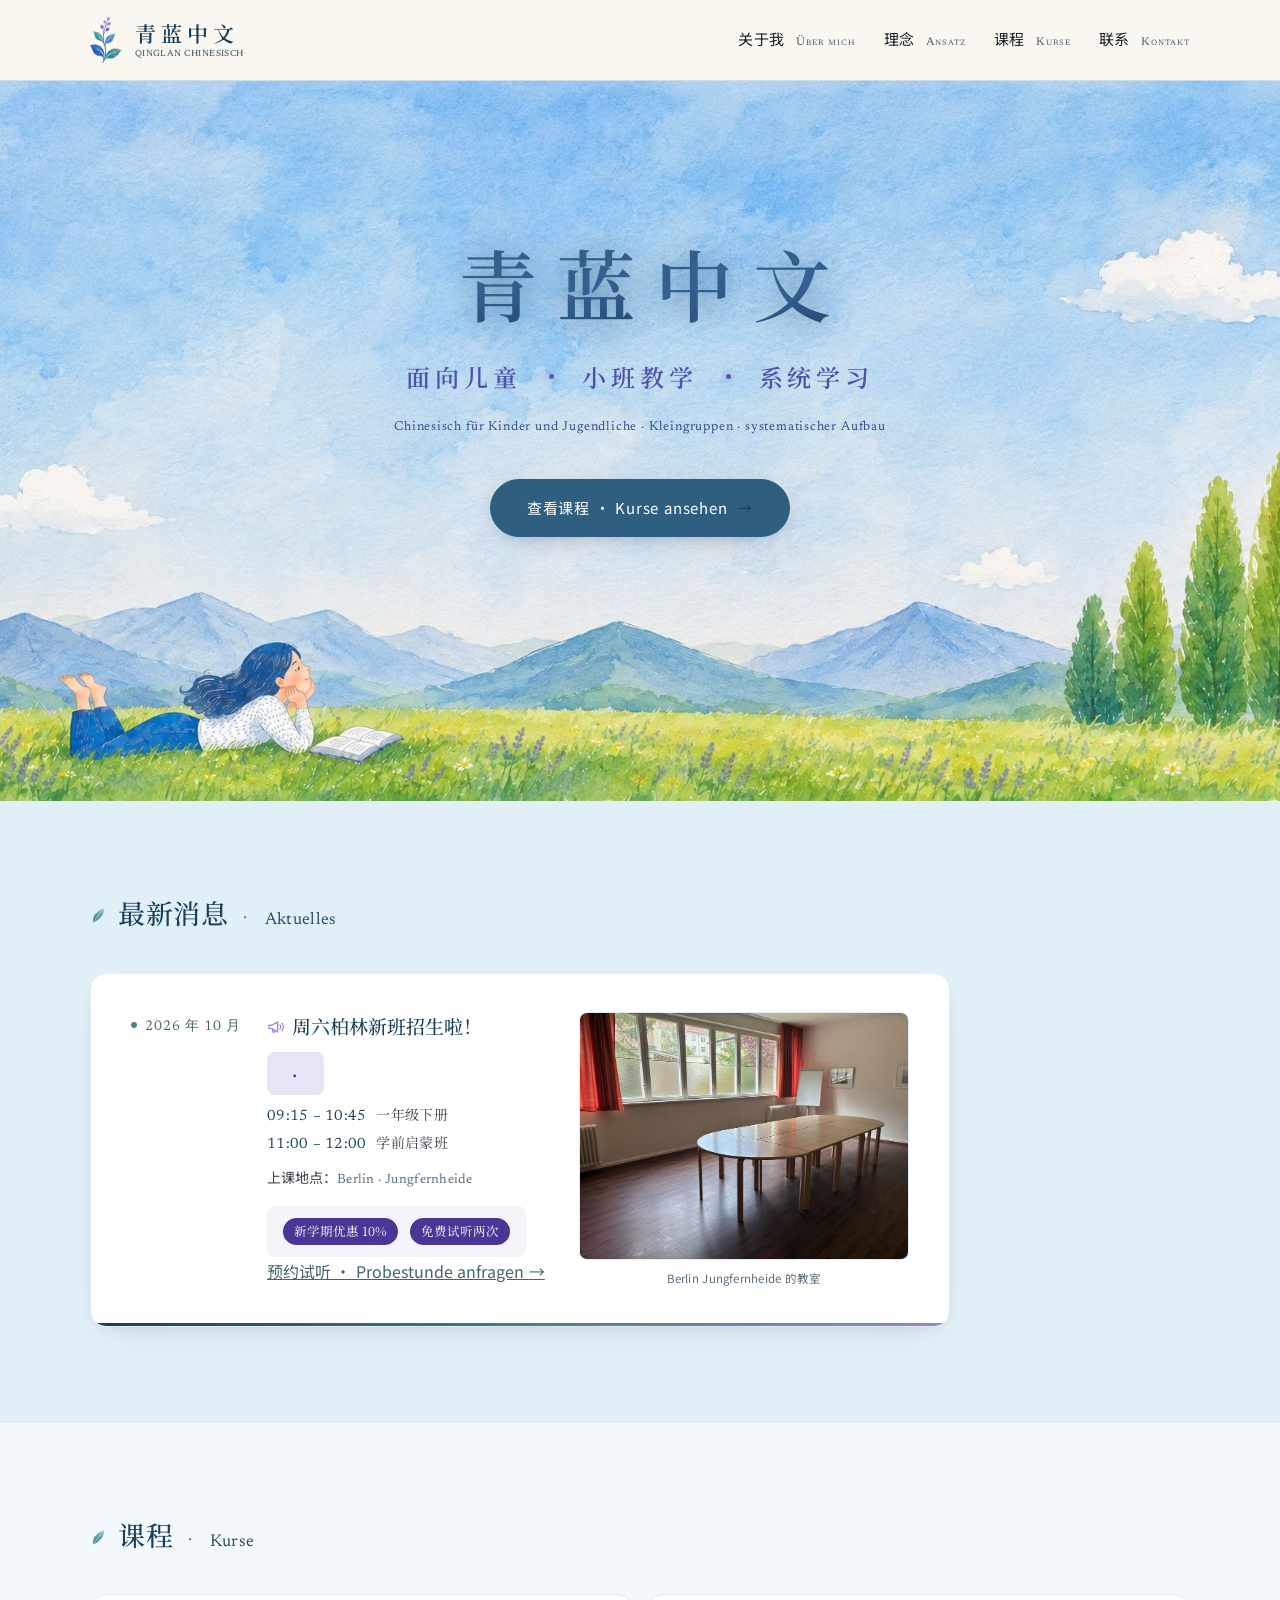
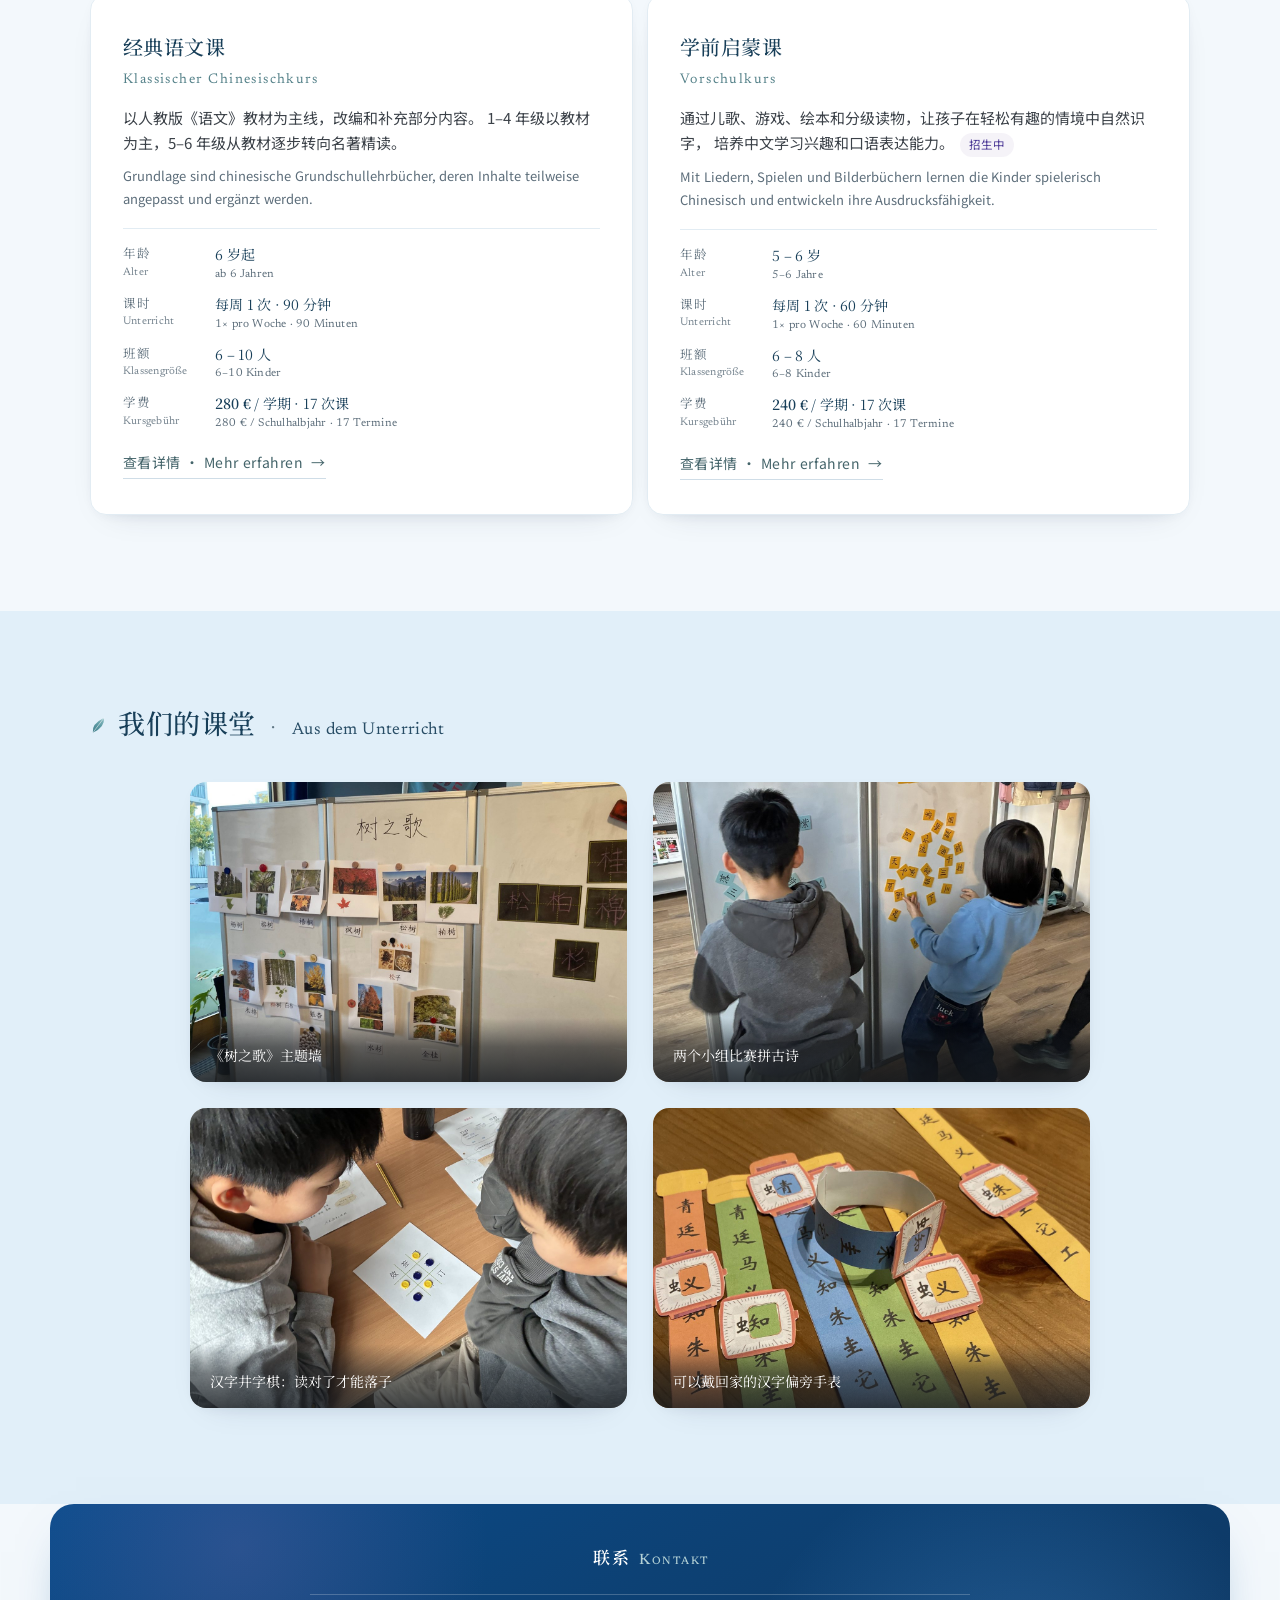
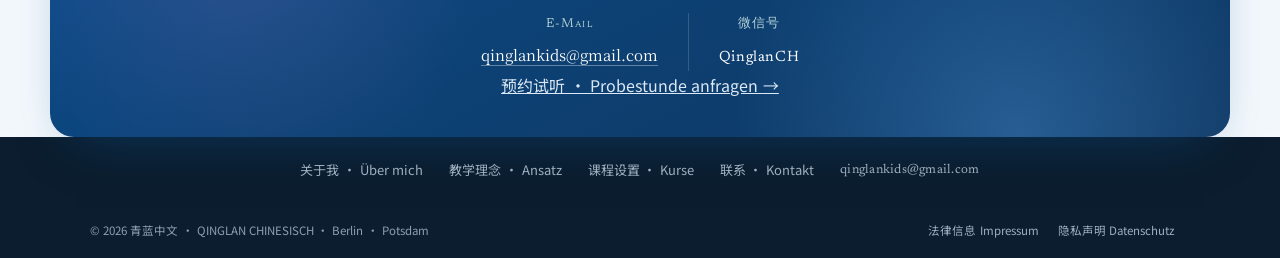
<file: index.html>
<!DOCTYPE html>
<html lang="de">

<head>
  <meta charset="UTF-8">
  <meta name="viewport" content="width=device-width, initial-scale=1.0">

  <title>Chinesisch lernen in Berlin &amp; Potsdam · 青蓝中文 Qinglan Chinese</title>
  <meta name="description"
    content="Chinesisch für Kinder und Jugendliche in Berlin und Potsdam. Kleingruppen, systematischer Aufbau nach chinesischem Lehrplan. 青蓝中文·柏林与波茨坦周末中文课。">
  <link rel="canonical" href="https://qinglan-chinese.de/">
  <meta property="og:type" content="website">
  <meta property="og:locale" content="de_DE">
  <meta property="og:title" content="Chinesisch lernen in Berlin &amp; Potsdam · 青蓝中文">
  <meta property="og:description"
    content="Chinesisch für Kinder und Jugendliche in Berlin und Potsdam. Kleingruppen, systematischer Aufbau nach chinesischem Lehrplan. 青蓝中文·柏林与波茨坦周末中文课。">
  <meta property="og:url" content="https://qinglan-chinese.de/">
  <meta property="og:image" content="https://qinglan-chinese.de/images/og-cover.jpg">
  <meta name="twitter:card" content="summary_large_image">
  <link rel="icon" type="image/png" href="images/favicon.png">
  <link rel="preload" href="fonts/NotoSerifSC-600.woff2" as="font" type="font/woff2" crossorigin>
  <link rel="preload" href="fonts/NotoSansSC-400.woff2" as="font" type="font/woff2" crossorigin>
  <link rel="stylesheet" href="style.css">
  <script>document.documentElement.classList.add('js');</script>
</head>

<body>
  <a class="skip" href="#main">跳到主内容 · Zum Inhalt springen</a>



  <!-- ══════ 模块 0 · 页头 ══════ -->
  <header>
    <div class="wrap nav-inner">
      <a href="index.html" class="brand">
        <img src="images/logo.png" alt="" class="brand-img" width="40" height="40">
        <span class="brand-text">
          <span class="cn" lang="zh-Hans">青蓝中文</span>
          <span class="en">Qinglan Chinesisch</span>
        </span>
      </a>
      <nav class="links" aria-label="Hauptnavigation">
        <a href="about.html"><span lang="zh-Hans">关于我</span><span class="de">Über mich</span></a>
        <a href="philosophy.html"><span lang="zh-Hans">理念</span><span class="de">Ansatz</span></a>
        <a href="courses.html"><span lang="zh-Hans">课程</span><span class="de">Kurse</span></a>
        <a href="contact.html"><span lang="zh-Hans">联系</span><span class="de">Kontakt</span></a>
      </nav>
      <button class="nav-toggle" id="navToggle" aria-expanded="false" aria-controls="mobileNav"
        aria-label="Menü öffnen">
        <span></span><span></span><span></span>
      </button>
    </div>
    <nav class="mobile-nav" id="mobileNav" aria-label="Navigation mobil">
      <a href="about.html"><span lang="zh-Hans">关于我</span><span class="de">Über mich</span></a>
      <a href="philosophy.html"><span lang="zh-Hans">理念</span><span class="de">Ansatz</span></a>
      <a href="courses.html"><span lang="zh-Hans">课程</span><span class="de">Kurse</span></a>
      <a href="contact.html"><span lang="zh-Hans">联系</span><span class="de">Kontakt</span></a>
    </nav>
  </header>

  <main id="main">

    <!-- ══════ 模块 1 · HERO ══════
     要填：claim 一句德语主张、lead 两行说明、facts 三个事实 -->
    <div class="hero">
      <div class="hero-bg" aria-hidden="true"></div>

      <div class="wrap hero-center">
        <div class="hero-text">
          <h1>
            <span class="brandline" lang="zh-Hans"><span class="word">青</span><span class="word">蓝</span><span
                class="word">中</span><span class="word">文</span></span>
            <span class="sub" lang="zh-Hans"><span>面向儿童</span><i class="dot" aria-hidden="true"></i><span>小班教学</span><i
                class="dot" aria-hidden="true"></i><span>系统学习</span></span></span>
          </h1>
          <p class="hero-de">Chinesisch für Kinder und Jugendliche<br class="de-br"><span class="de-sep"> ·
            </span>Kleingruppen · systematischer Aufbau</p>

          <div class="cta-row">
            <a href="courses.html" class="btn btn-primary">查看课程 · Kurse ansehen <span class="arr"
                aria-hidden="true">→</span></a>
          </div>
        </div>
      </div>
    </div>
    </div>


    <!-- ══════ 模块 2 · 最新消息 ══════
     加新消息：复制一条列表项放到最前面，class 用 new（带紫点）或留空。
     日期标签的 datetime 属性写成 2026-08 这种格式，便于机器读取。
     没有消息时把整个 section 删掉，别留空列表。 -->
    <section class="warm">
      <div class="wrap">
        <div class="sec-head">
          <h2 lang="zh-Hans">
            <svg class="h2-leaf" viewBox="0 0 22 22" aria-hidden="true" focusable="false">
              <defs>
                <linearGradient id="lg-leaf" x1="0" y1="1" x2="1" y2="0">
                  <stop offset="0%" stop-color="#3f7d8a" />
                  <stop offset="52%" stop-color="#5c9aa4" />
                  <stop offset="100%" stop-color="#8fc0c4" />
                </linearGradient>
              </defs>
              <path d="M2.4 19.6 Q2.4 7.6 19.6 2.4 Q19.6 14.4 2.4 19.6 Z" fill="url(#lg-leaf)" />
              <path d="M2.4 19.6 Q10 12 19.6 2.4" fill="none" stroke="#fafbfd" stroke-width="1.05"
                stroke-linecap="round" opacity=".62" />
            </svg>最新消息 <span class="sep" aria-hidden="true">·</span> <span lang="de" class="lat">Aktuelles</span>
          </h2>
        </div>

        <ul class="news">
          <li class="new">
            <time datetime="2026-08">2026 年 10 月</time>
            <div>
              <b lang="zh-Hans"><span class="megaphone" aria-hidden="true">
                  <svg viewBox="0 0 24 24" fill="none" stroke="currentColor" stroke-width="1.6" stroke-linecap="round"
                    stroke-linejoin="round">
                    <path d="M3.4 9.6h3.1l7.8-4.4v13.6l-7.8-4.4H3.4a1 1 0 0 1-1-1V10.6a1 1 0 0 1 1-1z" />
                    <path d="M7.5 14.4v3.4a1.4 1.4 0 0 0 2.8 0v-1.8" />
                    <path d="M17.4 9.4a3.6 3.6 0 0 1 0 5.2M19.9 6.9a7 7 0 0 1 0 10.2" />
                  </svg></span>周六柏林新班招生啦！</b>
              <p class="news-dates" lang="zh-Hans"><b> </b>  &nbsp;·&nbsp; <b> </b> </p>
              <span lang="zh-Hans">
                <span class="slot">09:15 – 10:45<i>一年级下册</i></span>
                <span class="slot">11:00 – 12:00<i>学前启蒙班</i></span>
              </span>
              <span class="news-venue" lang="zh-Hans">上课地点：<b>Berlin · Jungfernheide</b></span>
              <p class="news-deal" lang="zh-Hans">
                <span class="tag">新学期优惠 10%</span>
                <span class="tag">免费试听两次</span>
              </p>
              <a class="more" href="contact.html#form" lang="zh-Hans">预约试听 · Probestunde anfragen <span class="arr"
                  aria-hidden="true">→</span></a>
            </div>
            <figure class="news-pic">
              <img src="images/classroom-room.jpg" alt="Berlin Jungfernheide 的教室" loading="lazy" width="900"
                height="675">
              <figcaption lang="zh-Hans">Berlin Jungfernheide 的教室</figcaption>
            </figure>
          </li>
        </ul>
      </div>
    </section>


    <!-- ══════ 模块 3 · 课程设置 ══════
     数字取自 courses.html，改动时两边一起改 -->
    <section>
      <div class="wrap">
        <div class="sec-head">
          <h2 lang="zh-Hans">
            <svg class="h2-leaf" viewBox="0 0 22 22" aria-hidden="true" focusable="false">
              <path d="M2.4 19.6 Q2.4 7.6 19.6 2.4 Q19.6 14.4 2.4 19.6 Z" fill="url(#lg-leaf)" />
              <path d="M2.4 19.6 Q10 12 19.6 2.4" fill="none" stroke="#fafbfd" stroke-width="1.05"
                stroke-linecap="round" opacity=".62" />
            </svg>课程 <span class="sep" aria-hidden="true">·</span> <span lang="de" class="lat">Kurse</span>
          </h2>
        </div>

        <div class="grid-2">
          <div class="card course">
            <h3 lang="zh-Hans">经典语文课<span class="en">Klassischer Chinesischkurs</span></h3>
            <p lang="zh-Hans">
              以人教版《语文》教材为主线，改编和补充部分内容。
              1–4 年级以教材为主，5–6 年级从教材逐步转向名著精读。
            </p>
            <span class="de">
              Grundlage sind chinesische Grundschullehrbücher, deren Inhalte teilweise angepasst und ergänzt werden.
            </span>
            <dl class="facts-mini">
              <div>
                <dt><span lang="zh-Hans">年龄</span><i>Alter</i></dt>
                <dd><span lang="zh-Hans">6 岁起</span><i>ab 6 Jahren</i></dd>
              </div>
              <div>
                <dt><span lang="zh-Hans">课时</span><i>Unterricht</i></dt>
                <dd><span lang="zh-Hans">每周 1 次 · 90 分钟</span><i>1× pro Woche · 90 Minuten</i></dd>
              </div>
              <div>
                <dt><span lang="zh-Hans">班额</span><i>Klassengröße</i></dt>
                <dd><span lang="zh-Hans">6 – 10 人</span><i>6–10 Kinder</i></dd>
              </div>
              <div>
                <dt><span lang="zh-Hans">学费</span><i>Kursgebühr</i></dt>
                <dd><span lang="zh-Hans"><b>280 €</b> / 学期 · 17 次课</span><i>280 € / Schulhalbjahr · 17 Termine</i></dd>
              </div>
            </dl>
            <a class="more" href="courses.html#jingdian">查看详情 · Mehr erfahren <span class="arr"
                aria-hidden="true">→</span></a>
            <div class="bar" aria-hidden="true"></div>
          </div>

          <div class="card course">
            <h3 lang="zh-Hans">学前启蒙课<span class="en">Vorschulkurs</span></h3>
            <p lang="zh-Hans">
              通过儿歌、游戏、绘本和分级读物，让孩子在轻松有趣的情境中自然识字，
              培养中文学习兴趣和口语表达能力。<span class="hl-note">招生中</span>
            </p>
            <span class="de">
              Mit Liedern, Spielen und Bilderbüchern lernen die Kinder spielerisch Chinesisch
              und entwickeln ihre Ausdrucksfähigkeit.
            </span>
            <dl class="facts-mini">
              <div>
                <dt><span lang="zh-Hans">年龄</span><i>Alter</i></dt>
                <dd><span lang="zh-Hans">5 – 6 岁</span><i>5–6 Jahre</i></dd>
              </div>
              <div>
                <dt><span lang="zh-Hans">课时</span><i>Unterricht</i></dt>
                <dd><span lang="zh-Hans">每周 1 次 · 60 分钟</span><i>1× pro Woche · 60 Minuten</i></dd>
              </div>
              <div>
                <dt><span lang="zh-Hans">班额</span><i>Klassengröße</i></dt>
                <dd><span lang="zh-Hans">6 – 8 人</span><i>6–8 Kinder</i></dd>
              </div>
              <div>
                <dt><span lang="zh-Hans">学费</span><i>Kursgebühr</i></dt>
                <dd><span lang="zh-Hans"><b>240 €</b> / 学期 · 17 次课</span><i>240 € / Schulhalbjahr · 17 Termine</i></dd>
              </div>
            </dl>
            <a class="more" href="courses.html#shizi">查看详情 · Mehr erfahren <span class="arr"
                aria-hidden="true">→</span></a>
            <div class="bar" aria-hidden="true"></div>
          </div>
        </div>

      </div>
    </section>


    <!-- ══════ 模块 4 · 我们的课堂 ══════ -->
    <section class="warm">
      <div class="wrap">
        <div class="sec-head">
          <h2 lang="zh-Hans">
            <svg class="h2-leaf" viewBox="0 0 22 22" aria-hidden="true" focusable="false">
              <path d="M2.4 19.6 Q2.4 7.6 19.6 2.4 Q19.6 14.4 2.4 19.6 Z" fill="url(#lg-leaf)" />
              <path d="M2.4 19.6 Q10 12 19.6 2.4" fill="none" stroke="#fafbfd" stroke-width="1.05"
                stroke-linecap="round" opacity=".62" />
            </svg>我们的课堂 <span class="sep" aria-hidden="true">·</span> <span lang="de" class="lat">Aus dem
              Unterricht</span>
          </h2>
        </div>

        <div class="room-grid">
          <figure>
            <img src="images/classroom-1.jpg" alt="《树之歌》主题墙" loading="lazy" width="1400" height="1050">
            <figcaption lang="zh-Hans">《树之歌》主题墙</figcaption>
          </figure>
          <figure>
            <img src="images/classroom-4.jpg" alt="两个小组比赛拼古诗" loading="lazy" width="1400" height="1050">
            <figcaption lang="zh-Hans">两个小组比赛拼古诗</figcaption>
          </figure>
          <figure>
            <img src="images/classroom-7.jpg" alt="汉字井字棋：读对了才能落子" loading="lazy" width="1400" height="1050">
            <figcaption lang="zh-Hans">汉字井字棋：读对了才能落子</figcaption>
          </figure>
          <figure>
            <img src="images/classroom-6.jpg" alt="可以戴回家的汉字偏旁手表" loading="lazy" width="1400" height="1050">
            <figcaption lang="zh-Hans">可以戴回家的汉字偏旁手表</figcaption>
          </figure>
        </div>
      </div>
    </section>


    <!-- ══════ 模块 5 · 联系 ══════ -->
    <section class="dark tight">
      <div class="wrap" style="text-align:center;">
        <span class="kicker" style="color:var(--qing-light); justify-content:center;"><i lang="zh-Hans"
            style="color:#fff;">联系</i>Kontakt</span>

        <dl class="contact-mini">
          <div>
            <dt>E-Mail</dt>
            <dd><a href="mailto:qinglankids@gmail.com">qinglankids@gmail.com</a></dd>
          </div>
          <div>
            <dt lang="zh-Hans">微信号</dt>
            <dd><span class="wx">QinglanCH</span></dd>
          </div>
        </dl>

        <a href="contact.html#form" class="more"> 预约试听 · Probestunde anfragen <span class="arr"
            aria-hidden="true">→</span></a>

      </div>
    </section>

  </main>


  <!-- ══════ 模块 6 · 页脚 ══════ -->
  <footer>
    <div class="wrap">
      <nav class="foot-line" aria-label="Fußzeile">
        <a href="about.html"><span lang="zh-Hans">关于我</span> · Über mich</a>
        <a href="philosophy.html"><span lang="zh-Hans">教学理念</span> · Ansatz</a>
        <a href="courses.html"><span lang="zh-Hans">课程设置</span> · Kurse</a>
        <a href="contact.html"><span lang="zh-Hans">联系</span> · Kontakt</a>
        <a href="mailto:qinglankids@gmail.com">qinglankids@gmail.com</a>
      </nav>
      <div class="foot-bottom">
        <div>© 2026 青蓝中文 · QINGLAN CHINESISCH · Berlin · Potsdam</div>
        <div><a href="impressum.html">法律信息 Impressum</a> <a href="datenschutz.html">隐私声明 Datenschutz</a></div>
      </div>
    </div>
  </footer>

  <script type="application/ld+json">
{
  "@context": "https://schema.org",
  "@type": "EducationalOrganization",
  "name": "青蓝中文 · Qinglan Chinese",
  "url": "https://qinglan-chinese.de/",
  "email": "qinglankids@gmail.com",
  "address": {
    "@type": "PostalAddress",
    "addressLocality": "Berlin",
    "addressRegion": "Berlin",
    "addressCountry": "DE"
  },
  "location": [
    {
      "@type": "Place",
      "name": "Unterricht Berlin (samstags)",
      "address": {
        "@type": "PostalAddress",
        "addressLocality": "Berlin",
        "addressRegion": "Berlin",
        "addressCountry": "DE"
      }
    },
    {
      "@type": "Place",
      "name": "Unterricht Potsdam (sonntags)",
      "address": {
        "@type": "PostalAddress",
        "addressLocality": "Potsdam",
        "addressRegion": "Brandenburg",
        "addressCountry": "DE"
      }
    }
  ],
  "areaServed": [
    "Berlin",
    "Potsdam",
    "Brandenburg"
  ],
  "inLanguage": [
    "de",
    "zh-Hans"
  ],
  "founder": {
    "@type": "Person",
    "name": "Qiong Qiao",
    "alternateName": "乔琼",
    "jobTitle": "Lehrerin"
  }
}
</script>

  <script>
    const tgl = document.getElementById('navToggle');
    const mnav = document.getElementById('mobileNav');
    tgl.addEventListener('click', () => {
      const open = mnav.classList.toggle('open');
      tgl.setAttribute('aria-expanded', String(open));
      tgl.setAttribute('aria-label', open ? 'Menü schließen' : 'Menü öffnen');
    });
    document.addEventListener('keydown', e => {
      if (e.key === 'Escape' && mnav.classList.contains('open')) { tgl.click(); tgl.focus(); }
    });
  </script>
</body>

</html>
</file>
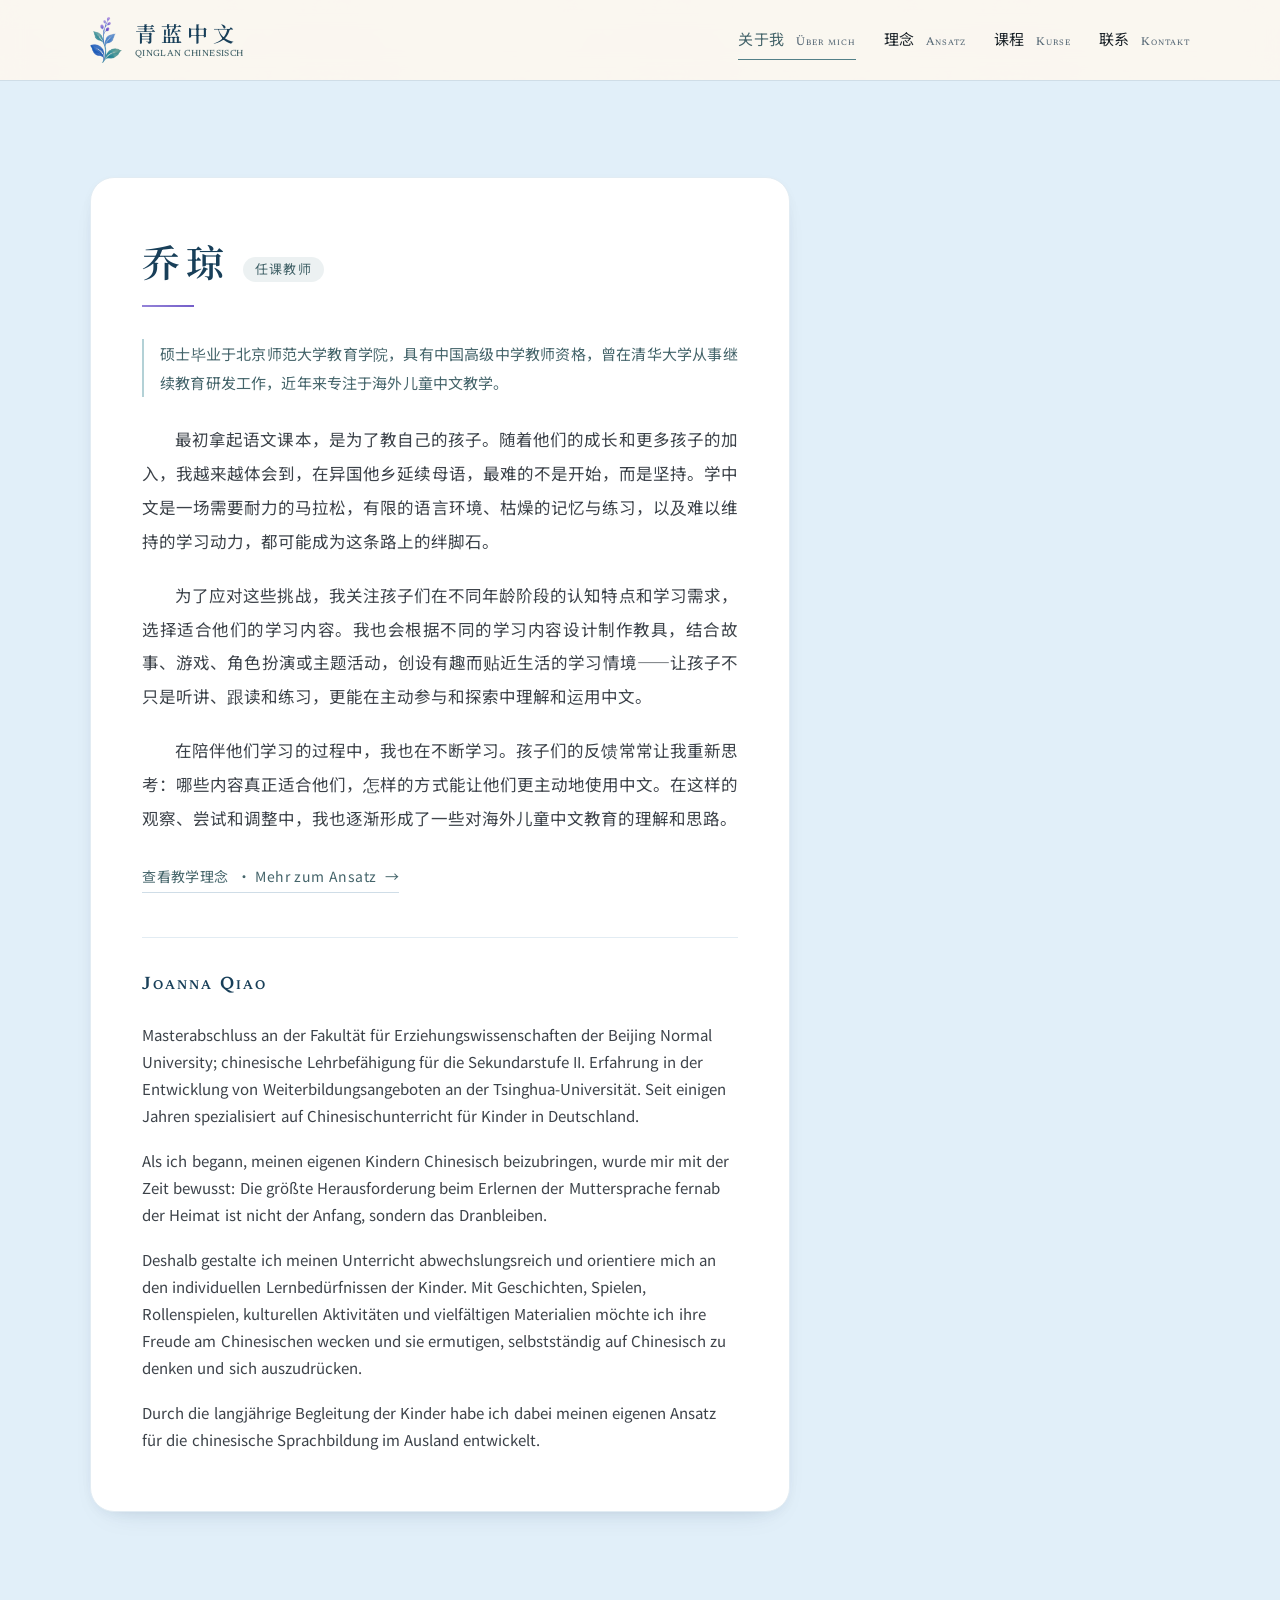
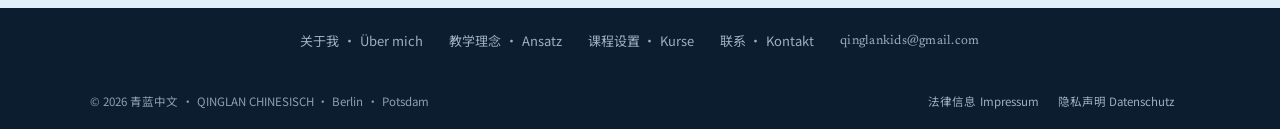
<file: about.html>
<!DOCTYPE html>
<html lang="de">

<head>
  <meta charset="UTF-8">
  <meta name="viewport" content="width=device-width, initial-scale=1.0">
  <title>关于我 · 青蓝中文 — Über mich</title>
  <meta name="description"
    content="乔琼 Joanna Qiao：硕士毕业于北京师范大学教育学院，具有高级中学教师资格，多年海外儿童中文教学经验。Chinesischlehrerin in Berlin und Potsdam.">
  <meta property="og:type" content="website">
  <meta property="og:site_name" content="青蓝中文 · Qinglan Chinesisch">
  <meta property="og:title" content="乔琼 Joanna Qiao｜青蓝中文任课教师">
  <meta property="og:description"
    content="乔琼 Joanna Qiao：硕士毕业于北京师范大学教育学院，具有高级中学教师资格，多年海外儿童中文教学经验。Chinesischlehrerin in Berlin und Potsdam.">
  <meta property="og:url" content="https://www.qinglan.de/about.html">
  <meta property="og:image" content="https://www.qinglan.de/images/hero-bg.jpg">
  <meta property="og:locale" content="de_DE">
  <meta property="og:locale:alternate" content="zh_CN">
  <meta name="twitter:card" content="summary_large_image">

  <link rel="icon" type="image/png" href="images/favicon.png">
  <link rel="preload" href="fonts/NotoSerifSC-600.woff2" as="font" type="font/woff2" crossorigin>
  <link rel="preload" href="fonts/NotoSansSC-400.woff2" as="font" type="font/woff2" crossorigin>
  <link rel="stylesheet" href="style.css">
  <style>
    /* 关于页特有 */
    .name-rule {
      display: block;
      width: 52px;
      height: 2px;
      margin: 20px 0 32px;
      background: linear-gradient(90deg, var(--mauve), var(--mauve-soft));
    }

    .bio-single {
      max-width: 700px;
      padding-top: 8px;
    }

    /* 第一段：资历信息，用青色 + 无衬线，比正文小一号 */
    .bio-single>p.bio-cred[lang="zh-Hans"] {
      font-family: "Noto Sans SC", sans-serif;
      font-size: 15px;
      line-height: 1.95;
      color: var(--qing-ink);
      text-indent: 0;
      letter-spacing: .01em;
      padding-left: 16px;
      border-left: 2px solid var(--qing-light);
      margin-bottom: 26px;
    }

    /* 中文段落首行缩进两字（em 单位随字号缩放，比空格可靠） */
    .bio-single>p[lang="zh-Hans"] {
      text-indent: 2em;
      font-size: 16.5px;
      line-height: 2.05;
      margin: 0 0 20px;
      color: #3c4249;
      text-align: justify;
      text-justify: inter-ideograph;
      hanging-punctuation: allow-end;
    }

    .bio-single>p[lang="zh-Hans"]:last-of-type {
      margin-bottom: 0;
    }

    .bio-link {
      text-indent: 0;
      margin: 26px 0 0;
    }

    /* 与首页课程卡的「查看详情」完全一致，只提高特异性以压过 .bio-single > p 的正文样式 */
    .bio-single .bio-link a.more {
      display: inline-flex;
      align-items: center;
      gap: 8px;
      margin-top: 0;
      font-family: "Noto Sans SC", sans-serif;
      font-size: 14px;
      letter-spacing: .03em;
      text-decoration: none;
      color: var(--qing-ink);
      border-bottom: 1px solid var(--line);
      padding-bottom: 3px;
      transition: color .3s, border-color .3s;
    }

    .bio-single .bio-link a.more:hover {
      color: var(--qing-deep);
      border-color: var(--qing);
    }

    .bio-single .bio-link a.more .arr {
      transition: transform .3s;
    }

    .bio-single .bio-link a.more:hover .arr {
      transform: translateX(4px);
    }

    .de-block {
      margin-top: 44px;
      padding-top: 32px;
      border-top: 1px solid var(--line-soft);
      color: var(--muted);
    }

    .de-block h2.de-head {
      margin: 0 0 20px;
      font-family: "Newsreader", serif;
      font-weight: 500;
      font-size: 18px;
      letter-spacing: .12em;
      font-variant: small-caps;
      color: var(--lan-deep);
      font-weight: 600;
    }

    .de-block p {
      font-size: 15px;
      line-height: 1.8;
      margin: 0 0 18px;
    }

    .de-block p:last-child {
      margin-bottom: 0;
    }

    .bio-single h1 {
      color: var(--lan-deep);
      font-size: var(--fs-page);
      margin: 0;
      letter-spacing: .14em;
      font-weight: 600;
      line-height: 1.3;
    }

    .bio-single h2 .en {
      display: block;
      font-family: "Newsreader", serif;
      font-size: 16.5px;
      letter-spacing: .08em;
      text-transform: none;
      color: var(--qing);
      font-weight: 400;
      margin-top: 8px;
    }

    .bio-single h2 .en {
      display: block;
      font-family: "Newsreader", serif;
      font-size: 14px;
      letter-spacing: .06em;
      color: var(--muted);
      font-weight: 400;
      margin-top: 6px;
    }

    .timeline {
      margin-top: 50px;
    }

    .timeline .row {
      display: grid;
      grid-template-columns: 120px 1fr;
      gap: 30px;
      padding: 22px 0;
      border-top: 1px solid var(--line);
    }

    .timeline .row:last-child {
      border-bottom: 1px solid var(--line);
    }

    .timeline .yr {
      font-family: "Newsreader", serif;
      font-size: 22px;
      color: var(--qing);
      letter-spacing: .1em;
    }

    .timeline .what {
      font-size: 16.5px;
      color: #2b2f36;
    }

    .timeline .what strong {
      color: var(--lan-deep);
      font-family: "Noto Serif SC", serif;
      font-weight: 500;
    }

    @media (max-width: 900px) {
      .timeline .row {
        grid-template-columns: 80px 1fr;
        gap: 18px;
      }
    }

    .bio-single h1 .role {
      display: inline-block;
      margin-left: 14px;
      vertical-align: .22em;
      font-family: "Noto Sans SC", sans-serif;
      font-weight: 400;
      font-size: 13px;
      letter-spacing: .1em;
      color: var(--qing-ink);
      padding: 4px 12px;
      border-radius: 999px;
      background: rgba(84, 128, 136, .11);
    }
  </style>
  <script>document.documentElement.classList.add('js');</script>
</head>

<body class="single">
  <a class="skip" href="#main">跳到主内容 · Zum Inhalt springen</a>

  <header>
    <div class="wrap nav-inner">
      <a href="index.html" class="brand">
        <img src="images/logo.png" alt="" class="brand-img" width="40" height="40">
        <span class="brand-text">
          <span class="cn" lang="zh-Hans">青蓝中文</span>
          <span class="en">Qinglan Chinesisch</span>
        </span>
      </a>
      <nav class="links" aria-label="Hauptnavigation">
        <a href="about.html" class="current"><span lang="zh-Hans">关于我</span><span class="de">Über mich</span></a>
        <a href="philosophy.html"><span lang="zh-Hans">理念</span><span class="de">Ansatz</span></a>
        <a href="courses.html"><span lang="zh-Hans">课程</span><span class="de">Kurse</span></a>
        <a href="contact.html"><span lang="zh-Hans">联系</span><span class="de">Kontakt</span></a>
      </nav>
      <button class="nav-toggle" id="navToggle" aria-expanded="false" aria-controls="mobileNav"
        aria-label="Menü öffnen">
        <span></span><span></span><span></span>
      </button>
    </div>
    <nav class="mobile-nav" id="mobileNav" aria-label="Navigation mobil">
      <a href="about.html" aria-current="page"><span lang="zh-Hans">关于我</span><span class="de">Über mich</span></a>
      <a href="philosophy.html"><span lang="zh-Hans">理念</span><span class="de">Ansatz</span></a>
      <a href="courses.html"><span lang="zh-Hans">课程</span><span class="de">Kurse</span></a>
      <a href="contact.html"><span lang="zh-Hans">联系</span><span class="de">Kontakt</span></a>
    </nav>
  </header>

  <main id="main">


    <section>
      <div class="wrap">
        <div class="bio-single">
          <h1 lang="zh-Hans">乔琼<span class="role">任课教师</span></h1>
          <span class="name-rule" aria-hidden="true"></span>

          <p class="bio-cred" lang="zh-Hans">
            硕士毕业于北京师范大学教育学院，具有中国高级中学教师资格，曾在清华大学从事继续教育研发工作，近年来专注于海外儿童中文教学。
          </p>

          <p lang="zh-Hans">
            最初拿起语文课本，是为了教自己的孩子。随着他们的成长和更多孩子的加入，我越来越体会到，在异国他乡延续母语，最难的不是开始，而是坚持。学中文是一场需要耐力的马拉松，有限的语言环境、枯燥的记忆与练习，以及难以维持的学习动力，都可能成为这条路上的绊脚石。
          </p>

          <p lang="zh-Hans">
            为了应对这些挑战，我关注孩子们在不同年龄阶段的认知特点和学习需求，选择适合他们的学习内容。我也会根据不同的学习内容设计制作教具，结合故事、游戏、角色扮演或主题活动，创设有趣而贴近生活的学习情境——让孩子不只是听讲、跟读和练习，更能在主动参与和探索中理解和运用中文。
          </p>

          <p lang="zh-Hans">
            在陪伴他们学习的过程中，我也在不断学习。孩子们的反馈常常让我重新思考：哪些内容真正适合他们，怎样的方式能让他们更主动地使用中文。在这样的观察、尝试和调整中，我也逐渐形成了一些对海外儿童中文教育的理解和思路。
          </p>

          <p class="bio-link">
            <a class="more" href="philosophy.html"><span lang="zh-Hans">查看教学理念</span> · Mehr zum Ansatz <span
                class="arr" aria-hidden="true">→</span></a>
          </p>


          <div class="de-block" lang="de">
            <h2 class="de-head" lang="de">Joanna Qiao</h2>
            <p>
              Masterabschluss an der Fakultät für Erziehungswissenschaften der Beijing Normal University; 
              chinesische Lehrbefähigung für die Sekundarstufe II. Erfahrung in der Entwicklung von Weiterbildungsangeboten an der Tsinghua-Universität. 
              Seit einigen Jahren spezialisiert auf Chinesischunterricht für Kinder in Deutschland.  
            </p>
            <p>
              Als ich begann, meinen eigenen Kindern Chinesisch beizubringen, wurde mir mit der Zeit bewusst: Die größte
              Herausforderung beim Erlernen der Muttersprache fernab der Heimat ist nicht der Anfang, sondern das
              Dranbleiben.
            </p>
            <p>
              Deshalb gestalte ich meinen Unterricht abwechslungsreich und orientiere mich an den individuellen
              Lernbedürfnissen der Kinder. Mit Geschichten, Spielen, Rollenspielen, kulturellen Aktivitäten und
              vielfältigen Materialien möchte ich ihre Freude am Chinesischen wecken und sie ermutigen, selbstständig
              auf Chinesisch zu denken und sich auszudrücken.
            </p>
            <p>
              Durch die langjährige Begleitung der Kinder habe ich dabei meinen eigenen Ansatz für die chinesische
              Sprachbildung im Ausland entwickelt.
            </p>
          </div>
        </div>
      </div>
    </section>

  </main>

  <footer>
    <div class="wrap">
      <nav class="foot-line" aria-label="Fußzeile">
        <a href="about.html"><span lang="zh-Hans">关于我</span> · Über mich</a>
        <a href="philosophy.html"><span lang="zh-Hans">教学理念</span> · Ansatz</a>
        <a href="courses.html"><span lang="zh-Hans">课程设置</span> · Kurse</a>
        <a href="contact.html"><span lang="zh-Hans">联系</span> · Kontakt</a>
        <a href="mailto:qinglankids@gmail.com">qinglankids@gmail.com</a>
      </nav>
      <div class="foot-bottom">
        <div>© 2026 青蓝中文 · QINGLAN CHINESISCH · Berlin · Potsdam</div>
        <div><a href="impressum.html">法律信息 Impressum</a> <a href="datenschutz.html">隐私声明 Datenschutz</a></div>
      </div>
    </div>
  </footer>

  <script>

    const tgl = document.getElementById('navToggle');
    const mnav = document.getElementById('mobileNav');
    tgl.addEventListener('click', () => {
      const open = mnav.classList.toggle('open');
      tgl.setAttribute('aria-expanded', String(open));
      tgl.setAttribute('aria-label', open ? 'Menü schließen' : 'Menü öffnen');
    });
    document.addEventListener('keydown', e => {
      if (e.key === 'Escape' && mnav.classList.contains('open')) { tgl.click(); tgl.focus(); }
    });

  </script>
</body>

</html>
</file>
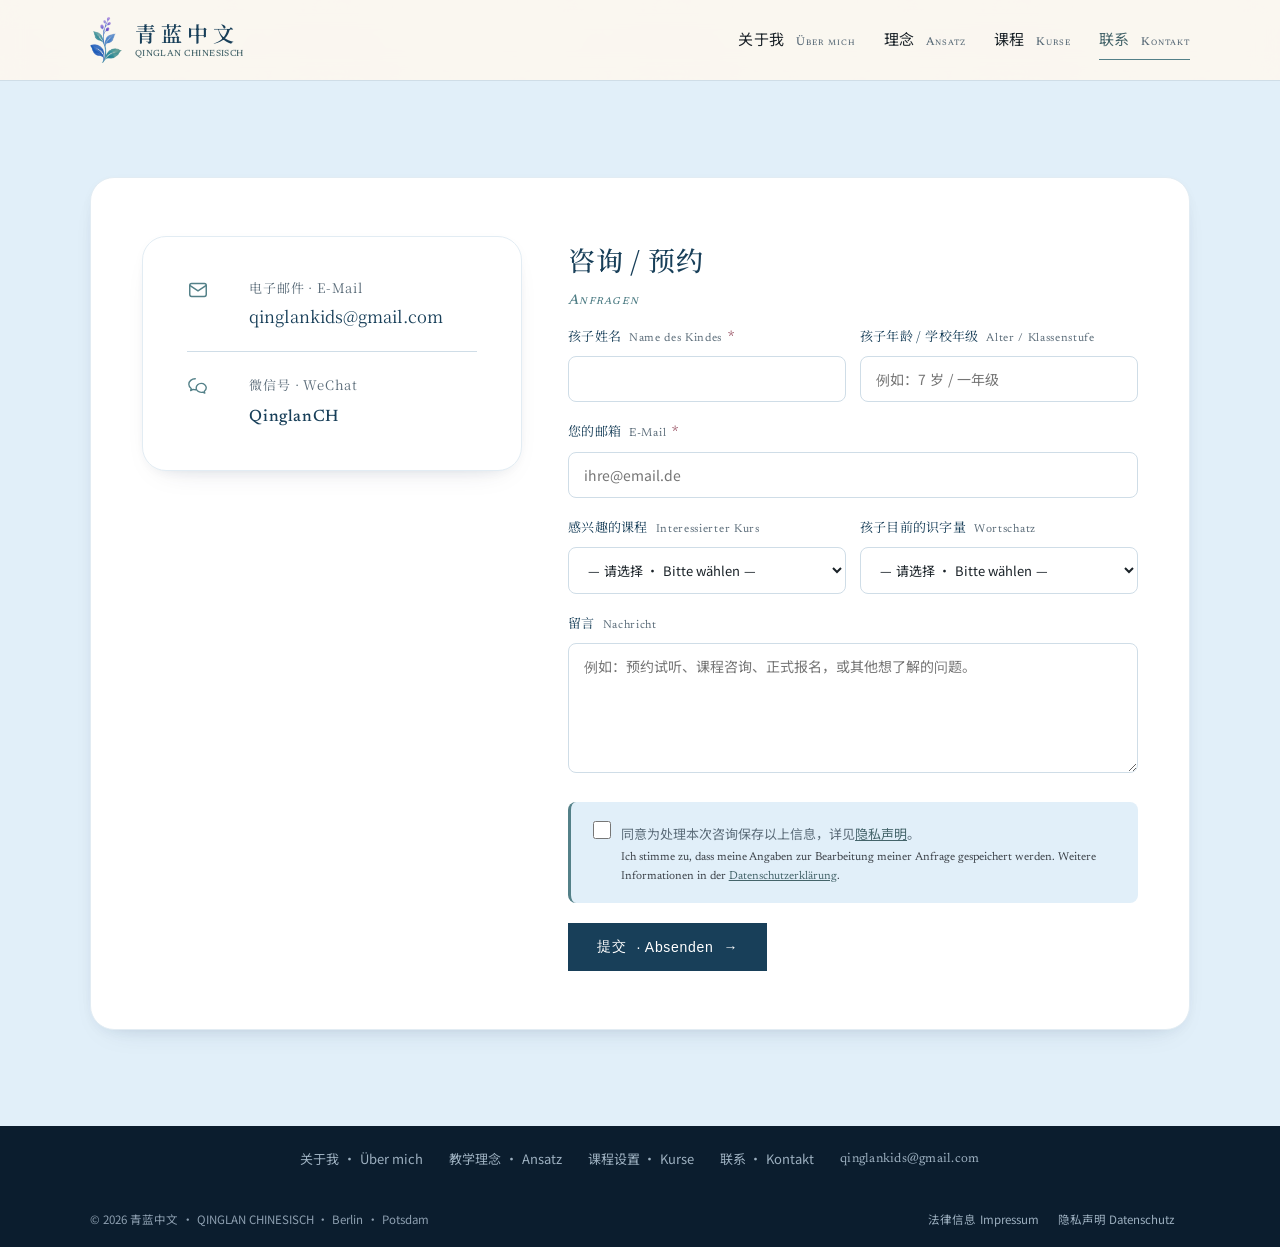
<file: contact.html>
<!DOCTYPE html>
<html lang="de">

<head>
  <meta charset="UTF-8">
  <meta name="viewport" content="width=device-width, initial-scale=1.0">
  <title>联系 · 青蓝中文 — Kontakt</title>
  <meta name="description"
    content="申请免费试听，或通过邮件、微信联系青蓝中文。Probestunde anfragen — Chinesisch für Kinder in Berlin und Potsdam. Jetzt anfragen.">
  <meta property="og:type" content="website">
  <meta property="og:site_name" content="青蓝中文 · Qinglan Chinesisch">
  <meta property="og:title" content="联系与试听申请｜青蓝中文">
  <meta property="og:description"
    content="申请免费试听，或通过邮件、微信联系青蓝中文。Probestunde anfragen — Chinesisch für Kinder in Berlin und Potsdam. Jetzt anfragen.">
  <meta property="og:url" content="https://www.qinglan.de/contact.html">
  <meta property="og:image" content="https://www.qinglan.de/images/hero-bg.jpg">
  <meta property="og:locale" content="de_DE">
  <meta property="og:locale:alternate" content="zh_CN">
  <meta name="twitter:card" content="summary_large_image">

  <link rel="icon" type="image/png" href="images/favicon.png">
  <link rel="preload" href="fonts/NotoSerifSC-600.woff2" as="font" type="font/woff2" crossorigin>
  <link rel="preload" href="fonts/NotoSansSC-400.woff2" as="font" type="font/woff2" crossorigin>
  <link rel="stylesheet" href="style.css">
  <style>
    #form {
      scroll-margin-top: 100px;
    }

    .contact-grid {
      display: grid;
      grid-template-columns: .4fr .6fr;
      gap: 46px;
      align-items: start;
    }

    .contact-side {
      position: sticky;
      top: 104px;
    }

    .write-pane {
      min-width: 0;
    }

    .info-card {
      background: #fff;
      border: 1px solid var(--line-soft);
      border-radius: var(--r);
      box-shadow: var(--sh);
      padding: 26px 28px;
    }

    .info-card {
      background: #fff;
      border: 1px solid var(--line-soft);
      border-radius: var(--r-lg);
      box-shadow: var(--sh);
      padding: 40px 44px;
    }

    .info-row {
      display: grid;
      grid-template-columns: 44px 1fr;
      gap: 18px;
      padding: 22px 0;
      border-bottom: 1px solid var(--line);
      align-items: start;
    }

    .info-row:first-child {
      padding-top: 0;
    }

    .info-row:last-child {
      border-bottom: none;
      padding-bottom: 0;
    }

    .info-row .ic {
      color: var(--qing);
      padding-top: 2px;
    }

    .info-row .k {
      font-family: "Noto Serif SC", serif;
      font-size: 13px;
      letter-spacing: .06em;
      color: var(--muted);
      margin-bottom: 5px;
    }

    .info-row .v {
      font-size: 16.5px;
      color: var(--lan-deep);
      font-family: "Noto Serif SC", serif;
      line-height: 1.5;
    }

    .info-row .v a {
      text-decoration: none;
    }

    .info-row .v a:hover {
      color: var(--qing);
    }

    .wxid em {
      font-style: normal;
      font-size: 11.5px;
      color: var(--qing-ink);
      margin-left: 8px;
    }

    .wxid.copied em::after {
      content: " ✓";
    }

    .qr-row .lat {
      display: block;
      margin-top: 5px;
      font-family: "Newsreader", serif;
      font-size: 12.5px;
    }

    .info-row .v .small i {
      display: block;
      font-style: normal;
      margin-top: 3px;
      font-family: "Newsreader", serif;
    }

    .info-row .v .wx-id {
      font-family: "Newsreader", serif;
      font-size: 16.5px;
      color: var(--lan-deep);
      letter-spacing: .04em;
      font-weight: 500;
    }

    /* 表单：中德双行标签 */

    .form-row label i {
      font-family: "Newsreader", serif;
      font-style: normal;
      font-weight: 400;
      font-size: 11.5px;
      letter-spacing: .06em;
      color: var(--muted);
      margin-left: 8px;
      text-transform: none;
    }

    /* 提交成功 */
    .form-done {
      text-align: center;
      padding: 44px 30px;
      background: var(--paper-leaf);
      border-radius: var(--r);
      border: 1px solid var(--line-soft);
    }

    .form-done .done-ic {
      display: block;
      width: 44px;
      height: 44px;
      margin: 0 auto 18px;
      color: var(--qing);
    }

    .form-done .done-ic svg {
      width: 100%;
      height: 100%;
    }

    .form-done p {
      margin: 0 0 8px;
      font-size: 16.5px;
      line-height: 1.85;
      color: var(--lan-deep);
      font-family: "Noto Serif SC", serif;
    }

    .form-done p[lang="de"] {
      font-family: "Newsreader", serif;
      font-size: 14px;
      color: var(--muted);
      margin: 0;
    }

    /* 写信表单 */
    .write-pane h2 {
      font-size: var(--fs-sec);
      color: var(--lan-deep);
      margin: 0 0 12px;
    }

    .write-pane h2 .en {
      display: block;
      font-family: "Newsreader", serif;
      font-size: 14px;
      letter-spacing: .09em;
      font-variant: small-caps;
      color: var(--qing);
      font-weight: 500;
      margin-top: 6px;
      font-style: italic;
    }

    .write-pane p {
      font-size: 16.5px;
      color: #2b2f36;
      margin: 0 0 28px;
    }

    .form-row {
      margin-bottom: 18px;
      min-width: 0;
    }

    .form-grid-2>* {
      min-width: 0;
    }

    .form-row label:not(.rd) {
      display: block;
      font-family: "Noto Serif SC", serif;
      font-size: 13px;
      letter-spacing: .02em;
      text-transform: none;
      color: var(--lan-deep);
      margin-bottom: 7px;
    }

    .form-row input:not([type=radio]):not([type=checkbox]),
    .form-row select,
    .form-row textarea {
      width: 100%;
      min-width: 0;
      max-width: 100%;
      box-sizing: border-box;
      padding: 12px 15px;
      font-family: inherit;
      font-size: 14px;
      border-radius: var(--r-sm);
      background: #fff;
      border: 1px solid var(--line);
      color: var(--ink);
      transition: border-color .25s;
    }

    .form-row select {
      font-size: 13px;
      padding-right: 38px;
    }

    .form-row select option {
      font-size: 13px;
    }

    .form-row input:focus,
    .form-row select:focus,
    .form-row textarea:focus {
      outline: none;
      border-color: var(--qing);
    }

    .form-row textarea {
      min-height: 130px;
      resize: vertical;
      line-height: 1.5;
    }

    .form-grid-2 {
      display: grid;
      grid-template-columns: 1fr 1fr;
      gap: 14px;
    }

    .form-row label em,
    .form-row label>em {
      color: var(--seal);
      font-style: normal;
      margin-left: 2px;
    }

    .form-row input:user-invalid,
    select:user-invalid,
    textarea:user-invalid {
      border-color: var(--seal);
    }

    /* DSGVO 同意勾选 */
    .form-consent {
      display: grid;
      grid-template-columns: 20px 1fr;
      gap: 12px;
      align-items: start;
      margin-top: 22px;
      padding: 16px 18px;
      border-radius: var(--r-sm);
      background: var(--paper-warm);
      border-left: 3px solid var(--qing);
    }

    .form-consent input {
      width: 18px;
      height: 18px;
      margin-top: 3px;
      accent-color: var(--qing-deep);
    }

    .form-consent label i {
      display: block;
      font-style: normal;
      margin-top: 5px;
      font-family: "Newsreader", serif;
      font-size: 11.5px;
    }

    .form-consent label {
      font-size: 13px;
      line-height: 1.65;
      color: #3c4249;
      font-family: "Noto Sans SC", sans-serif;
      letter-spacing: 0;
      text-transform: none;
    }

    .form-consent label span {
      display: block;
      margin-top: 5px;
      color: var(--muted);
    }

    .form-consent a {
      color: var(--qing-ink);
    }

    @media (max-width: 900px) {
      .contact-grid {
        grid-template-columns: 1fr;
        gap: 36px;
      }

      .contact-side {
        position: static;
      }

      .form-grid-2 {
        grid-template-columns: 1fr;
      }

      .info-card {
        padding: 28px;
      }
    }
  
    /* ── 手机端联系页优化 ── */
    @media (max-width: 700px) {
      .info-row { grid-template-columns: 34px 1fr; gap: 12px; padding: 18px 0; }
      .info-row .v { font-size: 15.5px; line-height: 1.55; }
      .info-row .v span { display:inline-block; }
      .info-row .v .wx-id { white-space: nowrap; }

      .form-consent { grid-template-columns: 20px 1fr; gap: 10px; padding: 14px 15px; }
      .form-consent label { font-size: 12.5px; line-height: 1.7; }
      .form-consent label i {
        margin-top: 9px; padding-top: 9px;
        border-top: 1px solid var(--line-soft);
        font-size: 11px; line-height: 1.6; color: var(--muted);
      }
    }
      .sr-only{
      position:absolute; width:1px; height:1px; padding:0; margin:-1px;
      overflow:hidden; clip:rect(0 0 0 0); white-space:nowrap; border:0;
    }
  
    /* 手机：联系卡收紧，防溢出 */
    @media (max-width:700px){
      /* 去掉外层白卡，只留内层 info-card */
      .contact-grid{
        gap:26px; background:transparent !important;
        padding:0 !important; border:none !important;
        box-shadow:none !important; border-radius:0 !important;
      }
      .info-card{ padding:22px 20px !important; }
      .info-row{ grid-template-columns:30px 1fr !important; gap:11px !important; }
      .info-row .v{ font-size:15px !important; word-break:break-all; }
      .info-row .k{ font-size:12.5px !important; }
      .write-pane h2 .en{ font-size:12.5px !important; letter-spacing:.06em !important; }
    }
  
    /* iOS Safari：表单控件字号 <16px 会被强制放大并触发页面缩放
       统一 16px，靠 padding 和 line-height 控制视觉大小 */
    @media (max-width:700px){
      #anfrage input,
      #anfrage select,
      #anfrage textarea{
        font-size:16px !important;
        padding:11px 14px !important;
        line-height:1.4;
      }
      #anfrage select{
        padding-right:36px !important;
        background-size:11px auto;
      }
      #anfrage textarea{ padding:12px 14px !important; }
      #anfrage label,
      #anfrage .lbl{ font-size:13.5px !important; }
    }
  </style>
  <script>document.documentElement.classList.add('js');</script>
</head>

<body class="single">
  <a class="skip" href="#main">跳到主内容 · Zum Inhalt springen</a>

  <header>
    <div class="wrap nav-inner">
      <a href="index.html" class="brand">
        <img src="images/logo.png" alt="" class="brand-img" width="40" height="40">
        <span class="brand-text">
          <span class="cn" lang="zh-Hans">青蓝中文</span>
          <span class="en">Qinglan Chinesisch</span>
        </span>
      </a>
      <nav class="links" aria-label="Hauptnavigation">
        <a href="about.html"><span lang="zh-Hans">关于我</span><span class="de">Über mich</span></a>
        <a href="philosophy.html"><span lang="zh-Hans">理念</span><span class="de">Ansatz</span></a>
        <a href="courses.html"><span lang="zh-Hans">课程</span><span class="de">Kurse</span></a>
        <a href="contact.html" class="current"><span lang="zh-Hans">联系</span><span class="de">Kontakt</span></a>
      </nav>
      <button class="nav-toggle" id="navToggle" aria-expanded="false" aria-controls="mobileNav"
        aria-label="Menü öffnen">
        <span></span><span></span><span></span>
      </button>
    </div>
    <nav class="mobile-nav" id="mobileNav" aria-label="Navigation mobil">
      <a href="about.html"><span lang="zh-Hans">关于我</span><span class="de">Über mich</span></a>
      <a href="philosophy.html"><span lang="zh-Hans">理念</span><span class="de">Ansatz</span></a>
      <a href="courses.html"><span lang="zh-Hans">课程</span><span class="de">Kurse</span></a>
      <a href="contact.html" aria-current="page"><span lang="zh-Hans">联系</span><span class="de">Kontakt</span></a>
    </nav>
  </header>

  <main id="main">

    <h1 class="sr-only">联系 · Kontakt</h1>

    <section>
      <div class="wrap">

        <div class="contact-grid">
          <!-- 左：联系方式（滚动时跟随） -->
          <aside class="contact-side">
            <div class="info-card">

              <div class="info-row">
                <span class="ic">
                  <svg width="22" height="22" viewBox="0 0 24 24" fill="none" stroke="currentColor" stroke-width="1.6">
                    <rect x="3" y="5" width="18" height="14" rx="2" />
                    <path d="M3 7l9 6 9-6" />
                  </svg>
                </span>
                <div>
                  <div class="k"><span lang="zh-Hans">电子邮件</span> · E-Mail</div>
                  <div class="v">
                    <a href="mailto:qinglankids@gmail.com">qinglankids@gmail.com</a>
                  </div>
                </div>
              </div>

              <div class="info-row">
                <span class="ic">
                  <svg width="22" height="22" viewBox="0 0 24 24" fill="none" stroke="currentColor" stroke-width="1.5"
                    stroke-linecap="round" stroke-linejoin="round">
                    <path d="M9 3C5.1 3 2 5.7 2 9c0 1.9 1 3.5 2.6 4.6L4 16l2.6-1.4c.8.2 1.6.4 2.4.4h.5" />
                    <path
                      d="M15.5 8C18.5 8 21 10.2 21 12.9c0 1.5-.8 2.9-2.1 3.8l.5 2-2.2-1.1c-.6.2-1.3.3-1.7.3-3 0-5.5-2.2-5.5-4.9S12.5 8 15.5 8z" />
                  </svg>
                </span>
                <div>
                  <div class="k"><span lang="zh-Hans">微信号</span> · WeChat</div>
                  <div class="v">
                    <b class="wx-id">QinglanCH</b>
                  </div>
                </div>
              </div>




            </div>
          </aside>

          <!-- 右：预约试听表单 -->
          <div class="write-pane" id="form">
            <h2 lang="zh-Hans">咨询 / 预约 <span class="en">Anfragen</span></h2>

            <!-- ⚠ 上线前必做：把 action 换成表单服务地址（Formspree / Web3Forms） -->
            <form id="anfrage" action="https://api.web3forms.com/submit" method="POST" novalidate>
              <input type="hidden" name="access_key" value="d11a6c20-90d5-4b24-be66-c4dac453a350">
              <input type="hidden" name="subject" value="试听申请 · Probestunde — qinglan.de">
              <input type="hidden" name="from_name" value="青蓝中文网站表单">
              <input type="hidden" name="redirect" value="false">
              <input aria-label="Bitte leer lassen" aria-hidden="true" type="text" name="_gotcha" tabindex="-1"
                autocomplete="off" style="position:absolute; left:-9999px;" aria-hidden="true">

              <div class="form-grid-2">
                <div class="form-row">
                  <label for="kind"><span lang="zh-Hans">孩子姓名</span><i>Name des Kindes</i> <em>*</em></label>
                  <input type="text" id="kind" name="Kind" required autocomplete="name">
                </div>
                <div class="form-row">
                  <label for="alter"><span lang="zh-Hans">孩子年龄 / 学校年级</span><i>Alter / Klassenstufe</i></label>
                  <input type="text" id="alter" name="Alter" placeholder="例如：7 岁 / 一年级" autocomplete="off">
                </div>
              </div>

              <div class="form-row">
                <label for="mail"><span lang="zh-Hans">您的邮箱</span><i>E-Mail</i> <em>*</em></label>
                <input type="email" id="mail" name="email" required placeholder="ihre@email.de" autocomplete="email">
              </div>

              <div class="form-grid-2">
                <div class="form-row">
                  <label for="kurs"><span lang="zh-Hans">感兴趣的课程</span><i>Interessierter Kurs</i></label>
                  <select id="kurs" name="Kurs">
                    <option value="">— 请选择 · Bitte wählen —</option>
                    <option>一上 · Sa · Berlin</option>
                    <option>一下 · Sa · Berlin</option>
                    <option>一下 · So · Potsdam</option>
                    <option>二下 · So · Potsdam</option>
                    <option>其他 / 不确定 · Andere</option>
                  </select>
                </div>

                <div class="form-row">
                  <label for="wort"><span lang="zh-Hans">孩子目前的识字量</span><i>Wortschatz</i></label>
                  <select id="wort" name="Wortschatz">
                    <option value="">— 请选择 · Bitte wählen —</option>
                    <option>0 – 100 字</option>
                    <option>100 – 500 字</option>
                    <option>500 – 1 000 字</option>
                    <option>1 000 – 1 500 字</option>
                    <option>1 500 – 2 000 字</option>
                    <option>2 000 字以上</option>
                    <option>不确定 · Nicht sicher</option>
                  </select>
                </div>
              </div>

              <div class="form-row">
                <label for="msg"><span lang="zh-Hans">留言</span><i>Nachricht</i></label>
                <textarea id="msg" name="Nachricht" placeholder="例如：预约试听、课程咨询、正式报名，或其他想了解的问题。"
                  autocomplete="off"></textarea>
              </div>

              <div class="form-consent">
                <input type="checkbox" id="ok" name="Einwilligung" required value="ja">
                <label for="ok">
                  <span lang="zh-Hans">同意为处理本次咨询保存以上信息，详见<a href="datenschutz.html">隐私声明</a>。</span>
                  <i lang="de">Ich stimme zu, dass meine Angaben zur Bearbeitung meiner Anfrage gespeichert werden.
                    Weitere Informationen in der <a href="datenschutz.html">Datenschutzerklärung</a>.</i>
                </label>
              </div>

              <button type="submit" class="btn btn-primary" style="margin-top:20px;">
                <span lang="zh-Hans">提交</span> · Absenden <span class="arr" aria-hidden="true">→</span>
              </button>
            </form>

            <div class="form-done" id="formDone" hidden>
              <span class="done-ic" aria-hidden="true">
                <svg viewBox="0 0 24 24" fill="none" stroke="currentColor" stroke-width="1.6" stroke-linecap="round"
                  stroke-linejoin="round">
                  <circle cx="12" cy="12" r="9.5" />
                  <path d="M8 12.4l2.6 2.6L16 9.6" />
                </svg>
              </span>
              <p lang="zh-Hans">谢谢您的留言！我会尽快与您联系。</p>
              <p lang="de">Vielen Dank für Ihre Nachricht! Ich melde mich so bald wie möglich bei Ihnen.</p>
            </div>
          </div>
        </div>

      </div>
    </section>

  </main>

  <footer>
    <div class="wrap">
      <nav class="foot-line" aria-label="Fußzeile">
        <a href="about.html"><span lang="zh-Hans">关于我</span> · Über mich</a>
        <a href="philosophy.html"><span lang="zh-Hans">教学理念</span> · Ansatz</a>
        <a href="courses.html"><span lang="zh-Hans">课程设置</span> · Kurse</a>
        <a href="contact.html"><span lang="zh-Hans">联系</span> · Kontakt</a>
        <a href="mailto:qinglankids@gmail.com">qinglankids@gmail.com</a>
      </nav>
      <div class="foot-bottom">
        <div>© 2026 青蓝中文 · QINGLAN CHINESISCH · Berlin · Potsdam</div>
        <div><a href="impressum.html">法律信息 Impressum</a> <a href="datenschutz.html">隐私声明 Datenschutz</a></div>
      </div>
    </div>
  </footer>

  <script>

    const tgl = document.getElementById('navToggle');
    const mnav = document.getElementById('mobileNav');
    tgl.addEventListener('click', () => {
      const open = mnav.classList.toggle('open');
      tgl.setAttribute('aria-expanded', String(open));
      tgl.setAttribute('aria-label', open ? 'Menü schließen' : 'Menü öffnen');
    });
    const wx = document.getElementById('wxid');
    if (wx) wx.addEventListener('click', () => {
      const id = wx.dataset.id;
      navigator.clipboard?.writeText(id).then(() => {
        wx.classList.add('copied');
        wx.querySelector('em').textContent = '已复制';
        setTimeout(() => { wx.classList.remove('copied'); wx.querySelector('em').textContent = '点击复制'; }, 2000);
      });
    });

    document.addEventListener('keydown', e => {
      if (e.key === 'Escape' && mnav.classList.contains('open')) { tgl.click(); tgl.focus(); }
    });


    // 表单提交 → Web3Forms → 邮件发到 qinglankids@gmail.com
    (function () {
      var f = document.getElementById('anfrage'), done = document.getElementById('formDone');
      if (!f || !done) return;

      f.addEventListener('submit', function (e) {
        e.preventDefault();
        if (!f.checkValidity()) { f.reportValidity(); return; }

        var btn = f.querySelector('button[type=submit]');
        var key = f.querySelector('[name=access_key]');
        if (key && key.value.indexOf('ACCESS-KEY') > -1) {
          alert('表单尚未配置 Access Key。');
          return;
        }

        if (btn) { btn.disabled = true; btn.style.opacity = '.6'; }

        fetch(f.action, {
          method: 'POST',
          body: new FormData(f),
          headers: { 'Accept': 'application/json' }
        })
          .then(function (r) { return r.json(); })
          .then(function (j) {
            if (!j.success) throw new Error(j.message || 'failed');
            f.hidden = true; done.hidden = false;
            done.scrollIntoView({ behavior: 'smooth', block: 'center' });
          })
          .catch(function () {
            if (btn) { btn.disabled = false; btn.style.opacity = '1'; }
            alert('发送失败，请稍后重试，或直接写邮件到 qinglankids@gmail.com');
          });
      });
    })();
  </script>
</body>

</html>
</file>
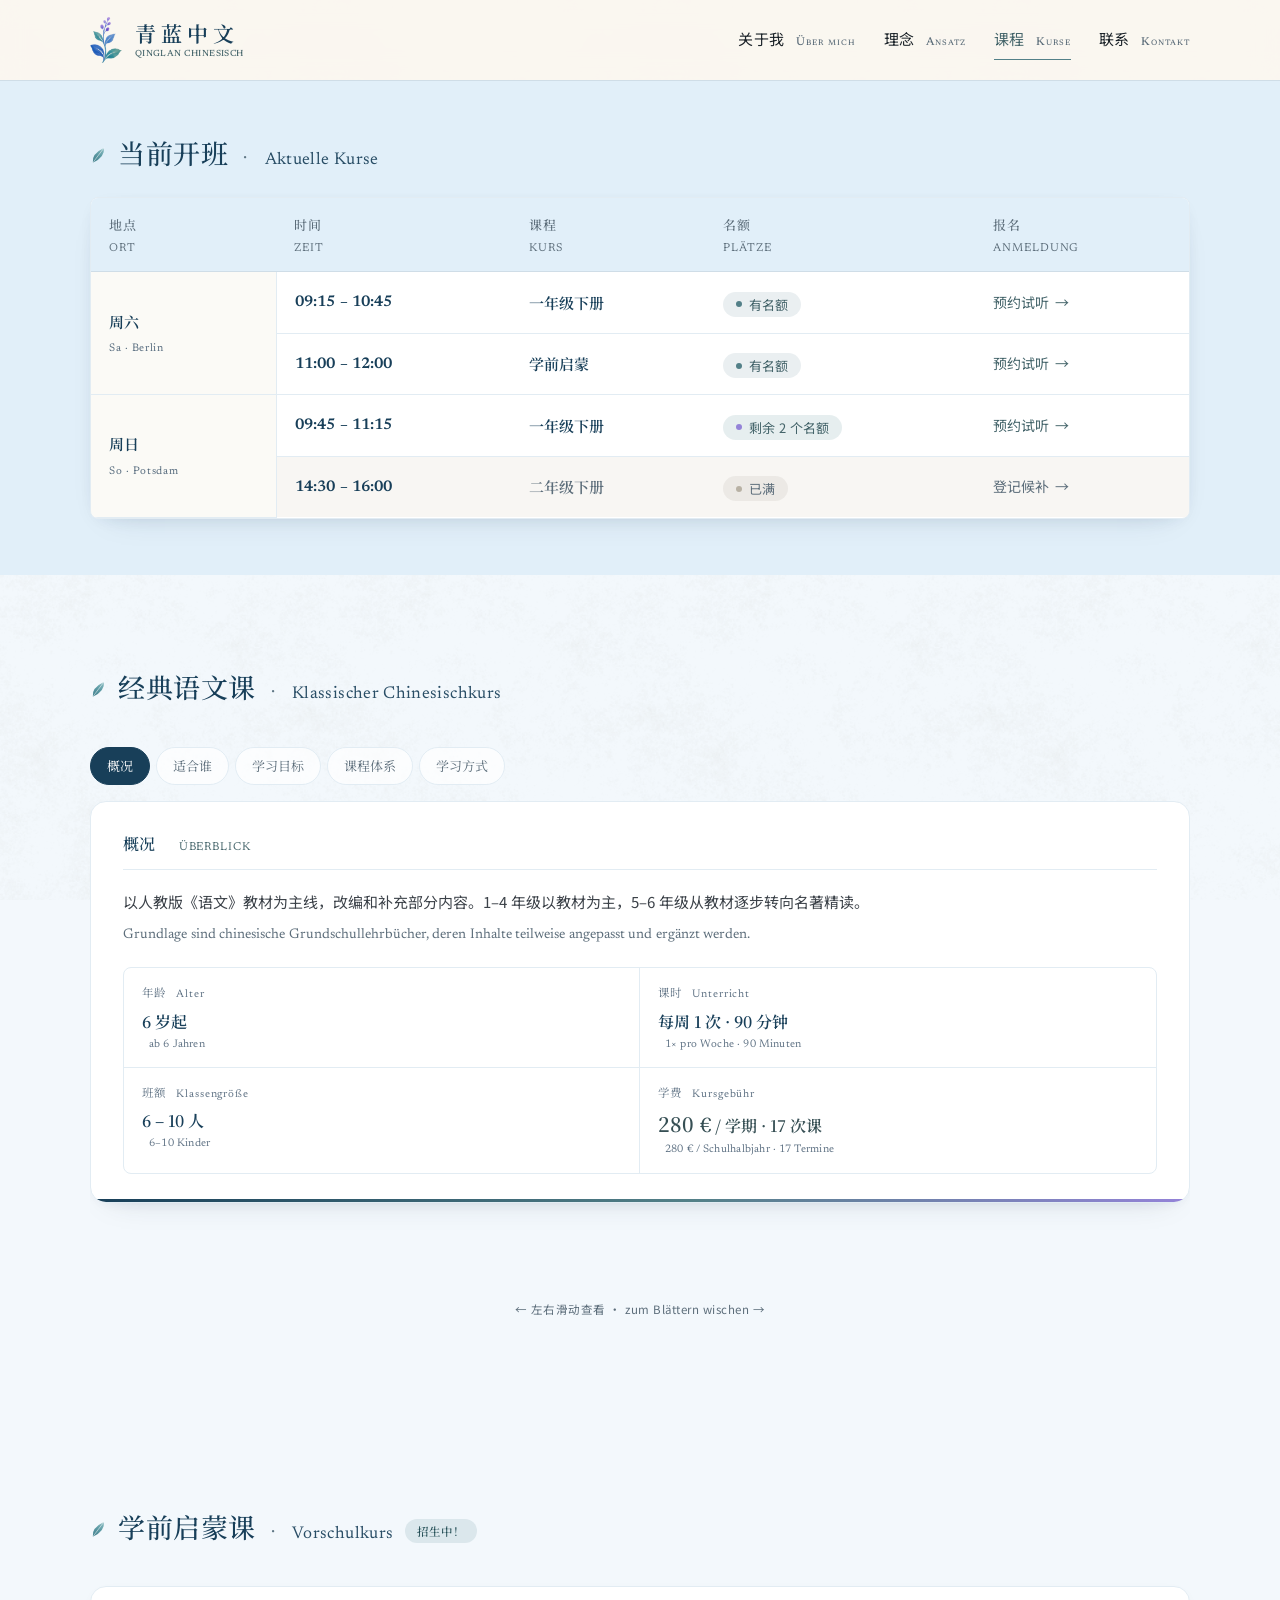
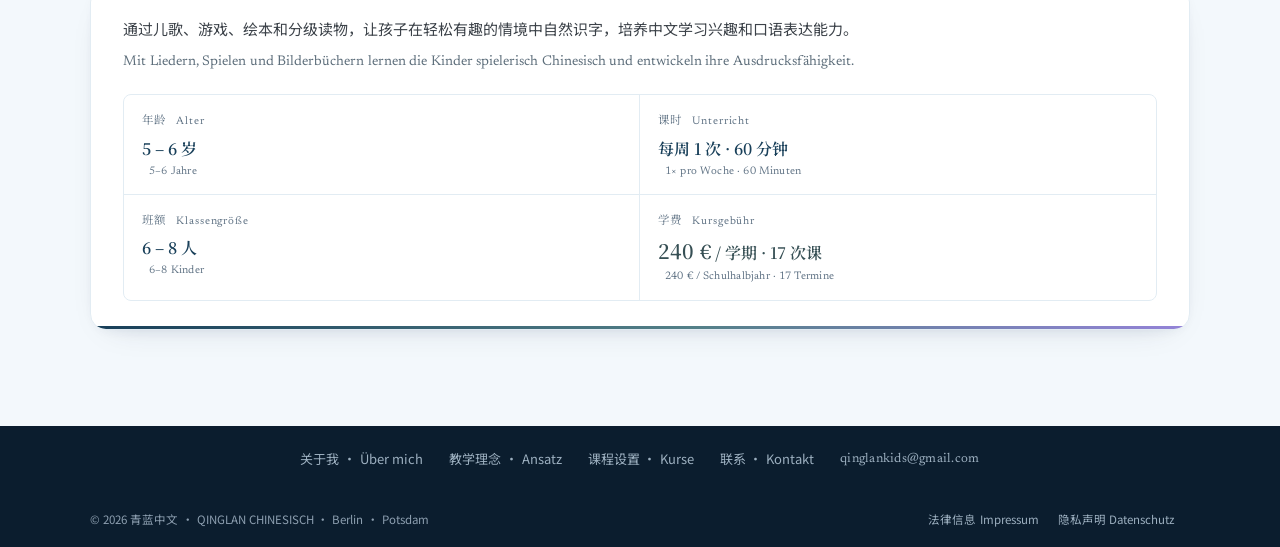
<file: courses.html>
<!DOCTYPE html>
<html lang="de">
<head>
<meta charset="UTF-8">
<meta name="viewport" content="width=device-width, initial-scale=1.0">
<title>课程设置 · 青蓝中文 — Kursangebot</title>
<meta name="description" content="经典语文课（6 岁起，90 分钟，6–10 人）与学前启蒙课（5–6 岁，60 分钟）。人教版教材系统学习。Chinesischkurse in Berlin Jungfernheide und Potsdam.">
<meta property="og:type" content="website">
<meta property="og:site_name" content="青蓝中文 · Qinglan Chinesisch">
<meta property="og:title" content="课程设置｜经典语文课 · 学前启蒙课">
<meta property="og:description" content="经典语文课（6 岁起，90 分钟，6–10 人）与学前启蒙课（5–6 岁，60 分钟）。人教版教材系统学习。Chinesischkurse in Berlin Jungfernheide und Potsdam.">
<meta property="og:url" content="https://www.qinglan.de/courses.html">
<meta property="og:image" content="https://www.qinglan.de/images/hero-bg.jpg">
<meta property="og:locale" content="de_DE">
<meta property="og:locale:alternate" content="zh_CN">
<meta name="twitter:card" content="summary_large_image">

<link rel="icon" type="image/png" href="images/favicon.png">
<link rel="preload" href="fonts/NotoSerifSC-600.woff2" as="font" type="font/woff2" crossorigin>
  <link rel="preload" href="fonts/NotoSansSC-400.woff2" as="font" type="font/woff2" crossorigin>
  <link rel="stylesheet" href="style.css">
<style>
  /* ══ 信息层级：三级对比 ══════════════════════
     ① 主 — 家长扫读要抓的：数值、时间、课程名
        深靛蓝 · 15–16px · 500/600 · 宋体
     ② 次 — 支撑信息：标签、说明文字
        中灰 · 12.5–14px · 400 · 黑体
     ③ 辅 — 德语对照、单位
        浅灰 · 11px · 400 · Newsreader · 独立成行     */

  /* ── 开班表 ── */
  table.termine thead th{
    color:var(--qing-ink); font-size:12px; font-weight:500;
    letter-spacing:.06em;
  }
  table.termine thead th i{
    color:#5f7284; font-size:10px; font-weight:400;
    display:block; margin-top:3px; letter-spacing:.1em;
  }
  /* rowspan 导致列数不齐，用类名选而非 nth-child */
  table.termine td.tm{
    color:var(--lan-deep); font-weight:600; font-size:15.5px;
    font-family:"Newsreader",serif; letter-spacing:.01em;
  }
  table.termine td.kurs{
    color:var(--lan-deep); font-weight:600; font-size:15px;
    font-family:"Noto Serif SC",serif;
  }
  table.termine th[scope="rowgroup"] span{
    color:var(--lan-deep); font-weight:600; font-size:15px;
    font-family:"Noto Serif SC",serif;
  }
  table.termine th[scope="rowgroup"] i{
    display:block; margin-top:4px; font-size:11px; font-weight:400;
    color:#556a7d; font-family:"Newsreader",serif; letter-spacing:.06em; font-style:normal;
  }
  /* 已满行整体弱化 */
  table.termine tr.done td.tm,
  table.termine tr.done td.kurs{ color:#5f7284; font-weight:500; }

  /* ── 数据网格：数值放大、标签缩小 ── */
  .facts-mini dt, .slide dl dt, .single-card dl dt{
    color:#5f7284; font-size:11.5px; font-weight:400;
    letter-spacing:.04em; margin-bottom:5px;
  }
  .facts-mini dt i, .slide dl dt i, .single-card dl dt i{
    color:#5f7284; font-size:11px; margin-left:6px; letter-spacing:.08em;
  }
  .slide dl dd, .single-card dl dd{
    color:var(--lan-deep); font-weight:600; font-size:16px;
    font-family:"Noto Serif SC",serif; line-height:1.5;
  }
  .slide dl dd i, .single-card dl dd i{
    display:block; margin-top:3px;
    font-weight:400; font-size:11px; color:#5f7284;
    font-family:"Newsreader",serif; letter-spacing:.02em;
  }
  /* 学费：全页最重的数字 */
  .slide dl > div:last-child dd,
  .single-card dl > div:last-child dd{ color:var(--qing-deep); }
  .slide dl > div:last-child dd b,
  .single-card dl > div:last-child dd b{
    font-size:20px; font-weight:600; letter-spacing:.01em;
  }

  /* ── 学年表 ── */
  table.stages thead th{
    color:var(--qing-ink); font-size:12px; font-weight:500; letter-spacing:.06em;
  }
  table.stages td:nth-child(1){
    color:var(--mauve-mid); font-weight:600; font-size:15px;
    font-family:"Newsreader",serif;
  }
  table.stages td:nth-child(2){
    color:var(--lan-deep); font-weight:600; font-size:14.5px;
    font-family:"Noto Serif SC",serif;
  }
  table.stages td:nth-child(3){ color:var(--qing-ink); font-weight:500; font-size:13.5px; }
  table.stages td:nth-child(4){ color:#546778; font-size:12.5px; }
  table.stages td:nth-child(5){ color:#546778; font-size:12px; }

  /* ── 学习方式 ── */
  .way-list li b{
    color:var(--lan-deep); font-weight:600; font-size:14.5px;
    font-family:"Noto Serif SC",serif;
  }
  .way-list li span{ color:#4a5563; font-size:13.5px; }

  /* ── 面板标题 ── */
  .slide h3, .single-card h3{
    color:var(--lan-deep); font-weight:600;
  }
  .slide h3 .lat, .single-card h3 .lat{
    color:#5f7284; font-weight:400; font-size:11.5px;
    letter-spacing:.08em; margin-left:10px;
  }

  /* ── 面板正文 ── */
  .slide-lead{ color:#3c4249; font-size:15px; line-height:1.95; }
  .slide-lead b{ color:var(--lan-deep); font-weight:600; }
  .slide-lead.de{
    font-family:"Newsreader",serif; font-size:13.5px;
    color:#5f7284; margin-top:-12px; line-height:1.75;
  }

  /* ── 当前开班时间表 ── */
  .table-wrap{
    border:1px solid var(--line-soft); border-radius:var(--r); overflow:hidden;
    box-shadow:var(--sh); background:#fff;
  }
  .table-scroll{ overflow-x:auto; -webkit-overflow-scrolling:touch; }
  table.termine{ width:100%; border-collapse:collapse; font-size:15px; min-width:620px; }
  table.termine thead th{
    background:var(--paper-warm); color:var(--muted); font-weight:500; text-align:left;
    font-family:"Noto Serif SC",serif; font-size:13px; letter-spacing:.06em;
    white-space:nowrap; padding:16px 18px 12px; border-bottom:1px solid var(--line);
  }
  table.termine thead th i{
    display:block; font-family:"Newsreader",serif; font-style:normal; font-weight:400;
    font-size:11.5px; letter-spacing:.08em; text-transform:uppercase; color:var(--muted); margin-top:3px;
  }
  table.termine td{
    padding:16px 18px; text-align:left; vertical-align:middle;
    border-bottom:1px solid var(--line-soft);
  }
  table.termine tbody th{
    padding:16px 18px; text-align:left; vertical-align:middle;
    font-family:"Noto Serif SC",serif; font-size:15px; color:var(--lan-deep); font-weight:500;
    white-space:nowrap; border-right:1px solid var(--line-soft);
    border-bottom:1px solid var(--line-soft); background:rgba(244,239,228,.34);
  }
  table.termine tbody th i{
    display:block; font-family:"Newsreader",serif; font-style:normal; font-weight:400;
    font-size:11.5px; letter-spacing:.04em; color:var(--muted); margin-top:3px;
  }
  table.termine tr.grp:not(:first-child) th,
  table.termine tr.grp:not(:first-child) td{ border-top:1px solid var(--line); }
  table.termine tbody tr:last-child th,
  table.termine tbody tr:last-child td{ border-bottom:none; }

  table.termine .tm{
    font-family:"Newsreader",serif; font-size:15px; color:var(--lan-deep);
    white-space:nowrap; font-variant-numeric:tabular-nums;
  }
  table.termine .kurs{ font-family:"Noto Serif SC",serif; color:#2c3238; font-size:15px; }

  .st{
    display:inline-flex; align-items:center; gap:7px; font-size:13px; white-space:nowrap;
    padding:6px 13px; border-radius:999px; line-height:1;
  }
  .st::before{ content:""; width:6px; height:6px; border-radius:50%; flex:none; }
  .st.free{ color:var(--qing-ink);  background:rgba(63,110,128,.11); }
  .st.free::before{ background:var(--qing); }
  .st.few{  color:var(--qing-ink); background:rgba(54,116,125,.12); }
  .st.few::before{ background:var(--mauve); }
  .st.full{ color:var(--muted);     background:rgba(107,100,89,.09); }
  .st.full::before{ background:#b8b1a4; }

  table.termine tr.full td:not(.tm){ color:var(--muted); }
  table.termine tr.full{ background:rgba(240,236,228,.45); }
  table.termine a{
    display:inline-flex; align-items:center; gap:6px; font-size:14px;
    color:var(--qing-ink); text-decoration:none; white-space:nowrap;
    border-bottom:1px solid transparent; padding-bottom:1px; transition:border-color .25s;
  }
  table.termine a:hover{ border-bottom-color:var(--qing); }
  table.termine a span{ transition:transform .25s; }
  table.termine a:hover span{ transform:translateX(3px); }
  table.termine tr.full a{ color:var(--muted); }
  table.termine tbody tr:not(.full):hover td{ background:rgba(63,110,128,.035); }

  /* ── 横向滑动面板 ── */
  .slider{ position:relative; }
  .slide-nav{
    display:flex; gap:6px; flex-wrap:wrap; margin-bottom:16px;
  }
  .slide-nav a{
    font-family:"Noto Serif SC",serif; font-size:13px; color:var(--muted);
    text-decoration:none; padding:7px 16px; border-radius:999px;
    background:rgba(255,255,255,.7); border:1px solid var(--line-soft);
    transition:background .25s, color .25s, border-color .25s; white-space:nowrap;
  }
  .slide-nav a:hover{ color:var(--lan-deep); border-color:var(--qing-light); }
  .slide-nav a.on{ background:var(--lan-deep); color:#fff; border-color:var(--lan-deep); }

  .slide-track{
    display:grid; grid-auto-flow:column; grid-auto-columns:100%;
    align-items:start;
    gap:28px; overflow-x:auto; scroll-snap-type:x mandatory;
    -webkit-overflow-scrolling:touch; padding-bottom:6px;
    scrollbar-width:thin; scrollbar-color:var(--line) transparent;
  }
  .slide-track::-webkit-scrollbar{ height:6px; }
  .slide-track::-webkit-scrollbar-thumb{ background:var(--line); border-radius:99px; }
  .slide-track::-webkit-scrollbar-track{ background:transparent; }

  .slide{
    scroll-snap-align:start; scroll-margin-top:90px;
    display:block; align-self:start;
    background:#fff; border:1px solid var(--line-soft); border-radius:var(--r);
    box-shadow:var(--sh); padding:28px 32px; position:relative; overflow:hidden;
  }
  .slide::after{
    content:""; position:absolute; left:0; right:0; bottom:0; height:3px;
    background:linear-gradient(90deg, var(--lan-deep), var(--qing) 55%, var(--mauve));
  }
  .slide > h3{
    margin:0 0 18px; font-size:var(--fs-panel); color:var(--lan-deep); font-weight:500;
    display:flex; align-items:baseline; gap:13px; flex-wrap:wrap;
    padding-bottom:11px; border-bottom:1px solid var(--line-soft);
  }
  .slide > h3 .lat, .inner-h .lat{
    font-family:"Newsreader",serif; font-size:11.5px; letter-spacing:.08em;
    text-transform:uppercase; color:var(--qing-ink); font-weight:400;
  }
  .sub-lead .lat{
    font-family:"Newsreader",serif; font-size:11px; letter-spacing:.14em;
    text-transform:uppercase; color:var(--qing-ink);
  }
  .sec-head h2 .tag{
    font-style:normal; font-size:11.5px; padding:4px 12px; border-radius:999px;
    background:rgba(54,116,125,.12); color:#1f4a52;
    font-family:"Noto Serif SC",serif; letter-spacing:0; margin-left:4px;
    vertical-align:.12em; white-space:nowrap;
  }
  .nb{ white-space:nowrap; }
  .slide-lead.de{ font-family:"Newsreader",serif; font-size:14px; color:var(--muted); margin-top:-14px; }
  .slide-lead{ margin:0 0 20px; font-size:15px; line-height:1.9; color:#3c4249; }
  .slide-lead b{ color:var(--lan-deep); font-weight:600; }
  .slide-lead a{ color:var(--qing-ink); }
  .slide-hint{
    margin:12px 0 0; font-size:11.5px; color:var(--muted); letter-spacing:.04em; text-align:center;
  }

  /* 高表格在面板内滚动，避免撑高整条轨道 */
  .slide .table-wrap{ max-height:330px; overflow-y:auto; box-shadow:none; }
  .slide .table-wrap::-webkit-scrollbar{ width:6px; }
  .slide .table-wrap::-webkit-scrollbar-thumb{ background:var(--line); border-radius:99px; }
  .slide table.stages thead th{ position:sticky; top:0; z-index:1; }

  /* 面板内的数据网格 */
  .slide .course-facts, .single-card .course-facts{
    box-shadow:none; border-radius:var(--r-sm); margin:0;
  }

  /* 学前启蒙课：单卡 */
  .single-card{
    background:#fff; border:1px solid var(--line-soft); border-radius:var(--r);
    box-shadow:var(--sh); padding:28px 32px; position:relative; overflow:hidden;
  }
  .single-card::after{
    content:""; position:absolute; left:0; right:0; bottom:0; height:3px;
    background:linear-gradient(90deg, var(--lan-deep), var(--qing) 55%, var(--mauve));
  }
  .inner-h{
    margin:26px 0 14px; font-size:16.5px; color:var(--lan-deep); font-weight:500;
    display:flex; align-items:baseline; gap:13px; flex-wrap:wrap;
    padding-bottom:10px; border-bottom:1px solid var(--line-soft);
  }
  .way-list.bare{ background:none; border:none; box-shadow:none; padding:0; }

  @media (max-width: 700px){
    .slide, .single-card{ padding:22px 20px; }
    .slide-track{ grid-auto-columns:88%; }
  }

  /* ── 关键数据横条 ── */
  .course-facts{
    display:grid; grid-template-columns:1fr 1fr; gap:0; margin:0 0 34px;
    background:#fff; border:1px solid var(--line-soft); border-radius:var(--r);
    box-shadow:var(--sh); overflow:hidden;
  }
  .course-facts > div{
    padding:14px 18px; border-right:1px solid var(--line-soft); border-bottom:1px solid var(--line-soft);
  }
  .course-facts > div:nth-child(2n){ border-right:none; }
  .course-facts > div:nth-last-child(-n+2){ border-bottom:none; }
  .course-facts dt{
    font-size:11.5px; letter-spacing:.1em; color:var(--muted);
    font-family:"Noto Serif SC",serif; margin-bottom:4px;
  }
  .course-facts dd{
    margin:0; font-size:14px; color:var(--lan-deep); font-family:"Noto Serif SC",serif; line-height:1.5;
  }
  .course-facts dt i, .course-facts dd i{
    font-family:"Newsreader",serif; font-style:normal; font-weight:400;
    font-size:11.5px; letter-spacing:.03em; color:var(--muted); margin-left:7px;
  }
  .course-facts dt i{ font-size:11px; letter-spacing:.08em; }
  .course-facts dt, .course-facts dd{ white-space:nowrap; }
  .course-facts dd b{ font-weight:600; }

  /* ── 内容模块 ── */

    .goal-text b{ color:var(--lan-deep); font-weight:600; }

  /* 三个阶段：横向递进 */
  .phase-row{ list-style:none; margin:0; padding:0; display:grid; grid-template-columns:repeat(3,1fr); gap:26px; counter-reset:ph; }
  .phase-row li{
    background:var(--paper-warm); border-radius:var(--r); padding:20px 22px;
    position:relative; border:1px solid var(--line-soft);
  }
  /* 阶段之间的箭头：白底圆形徽章，浮在两卡间隙上 */
  .phase-row li:not(:last-child)::after{
    content:""; position:absolute; right:-17px; top:50%;
    width:26px; height:26px; margin-top:-13px; z-index:2;
    border-radius:50%; background:#fff;
    border:1px solid var(--line);
    box-shadow:0 2px 8px -3px rgba(18,47,78,.28);
    background-image:url("data:image/svg+xml;charset=utf-8,%3Csvg xmlns='http://www.w3.org/2000/svg' viewBox='0 0 24 24' fill='none' stroke='%2336747d' stroke-width='2.4' stroke-linecap='round' stroke-linejoin='round'%3E%3Cpath d='M5 12h13M13 6l6 6-6 6'/%3E%3C/svg%3E");
    background-repeat:no-repeat; background-position:center;
    background-size:14px 14px;
  }
  .phase-row b{
    display:flex; align-items:baseline; gap:9px; flex-wrap:wrap;
    font-family:"Noto Serif SC",serif; font-size:15px;
    color:var(--lan-deep); font-weight:500; margin-bottom:7px;
  }
  .phase-row b em{
    font-style:normal; font-size:11.5px; font-weight:400; padding:3px 9px;
    border-radius:999px; background:rgba(63,110,128,.11); color:var(--qing-ink);
  }
  .phase-row span{ display:block; font-size:14px; color:#3c4249; line-height:1.7; }
  .phase-row i{
    display:block; margin-top:8px; padding-top:8px; border-top:1px solid var(--line-soft);
    font-style:normal; font-size:13px; color:var(--muted);
  }

  /* 学习方式：竖排条目 */
  .fit-lead{
    margin:0 0 14px; font-family:"Noto Serif SC",serif; font-size:16.5px;
    color:var(--lan-deep); font-weight:500; line-height:1.9;
  }
  .fit-sub{ margin:0 0 12px; font-size:14px; color:#3c4249; line-height:1.85; }
  .fit-list{
    margin:0 0 20px; padding:0; list-style:none; counter-reset:fit;
    display:grid; gap:10px;
  }
  .fit-list li{
    counter-increment:fit; position:relative; padding-left:30px;
    font-size:14px; color:#3c4249; line-height:1.85;
  }
  .fit-list li::before{
    content:counter(fit); position:absolute; left:0; top:2px;
    width:20px; height:20px; border-radius:50%; text-align:center;
    font-family:"Newsreader",serif; font-size:11.5px; line-height:20px;
    background:rgba(63,110,128,.12); color:var(--qing-ink);
  }
  .fit-list b{ font-weight:500; color:var(--lan-deep); }

  .way-list{
    list-style:none; margin:0; padding:6px 30px;
    background:#fff; border:1px solid var(--line-soft); border-radius:var(--r); box-shadow:var(--sh);
  }
  .way-list li{
    display:grid; grid-template-columns:118px 1fr; gap:24px; align-items:baseline;
    padding:16px 0; border-bottom:1px solid var(--line-soft);
  }
  .way-list li:last-child{ border-bottom:none; }
  .way-list b{ font-family:"Noto Serif SC",serif; font-size:15px; color:var(--lan-deep); font-weight:500; }
  .way-list span{ font-size:14px; color:#3c4249; line-height:1.8; }

  @media (max-width: 900px){
    .course-facts{ grid-template-columns:1fr; }
    .course-facts > div{ border-right:none !important; border-bottom:1px solid var(--line-soft) !important; }
    .course-facts > div:last-child{ border-bottom:none !important; }
    .phase-row{ grid-template-columns:1fr; }
    .phase-row li:not(:last-child)::after{
      right:auto; left:50%; margin-left:-13px; top:auto; bottom:-17px; margin-top:0;
      background-image:url("data:image/svg+xml;charset=utf-8,%3Csvg xmlns='http://www.w3.org/2000/svg' viewBox='0 0 24 24' fill='none' stroke='%2336747d' stroke-width='2.4' stroke-linecap='round' stroke-linejoin='round'%3E%3Cpath d='M12 5v13M6 13l6 6 6-6'/%3E%3C/svg%3E");
    }
    .way-list{ padding:6px 22px; }
      .way-list li{ grid-template-columns:1fr; gap:6px; padding:15px 0; }
      /* 手机：小标题与内容拉开层级 */
      .way-list li b{
        font-size:15.5px !important; font-weight:600 !important;
        letter-spacing:.03em; color:#205579 !important;
      }
      .way-list li span{
        font-size:13.5px !important; line-height:1.75;
        color:#5c6d7a !important;
      }
  }

  /* 课程阶段表 */
  .table-wrap{ overflow-x:auto; -webkit-overflow-scrolling:touch; border-radius:var(--r-sm); }
  table.stages{ width:100%; border-collapse:collapse; font-size:13px; min-width:560px; background:#fff; }
  table.stages th, table.stages td{ padding:11px 14px; text-align:left; border-bottom:1px solid var(--line-soft); }
  table.stages thead th{
    background:var(--paper-warm); color:var(--lan-deep); font-weight:500;
    font-family:"Noto Serif SC",serif; font-size:13px; white-space:nowrap;
  }
  table.stages tbody tr:nth-child(even){ background:rgba(236,240,242,.5); }
  table.stages tbody td:first-child{ font-family:"Newsreader",serif; color:var(--qing-ink); font-size:14px; }
  table.stages tfoot td{ font-family:"Noto Serif SC",serif; color:var(--lan-deep); background:var(--paper-warm); border-bottom:none; }


  /* 表格横向滚动提示（仅窄屏） */
  .table-hint{ display:none; }
  @media (max-width:760px){
    .table-wrap{ position:relative; }
    .table-wrap::after{
      content:""; position:absolute; top:0; right:0; bottom:0; width:34px;
      pointer-events:none; border-radius:0 var(--r-sm) var(--r-sm) 0;
      background:linear-gradient(90deg, rgba(255,255,255,0), rgba(255,255,255,.92));
    }
    .table-hint{
      display:block; margin:8px 0 0; text-align:center;
      font-size:12px; color:#5f7280; letter-spacing:.02em;
    }
  }
  .sr-only{
    position:absolute; width:1px; height:1px; padding:0; margin:-1px;
    overflow:hidden; clip:rect(0 0 0 0); white-space:nowrap; border:0;
  }
</style>
<script>document.documentElement.classList.add('js');</script>
</head>
<body>
<a class="skip" href="#main">跳到主内容 · Zum Inhalt springen</a>

<header>
  <div class="wrap nav-inner">
    <a href="index.html" class="brand">
      <img src="images/logo.png" alt="" class="brand-img" width="40" height="40">
      <span class="brand-text">
        <span class="cn" lang="zh-Hans">青蓝中文</span>
        <span class="en">Qinglan Chinesisch</span>
      </span>
    </a>
    <nav class="links" aria-label="Hauptnavigation">
      <a href="about.html"><span lang="zh-Hans">关于我</span><span class="de">Über mich</span></a>
      <a href="philosophy.html"><span lang="zh-Hans">理念</span><span class="de">Ansatz</span></a>
      <a href="courses.html" class="current"><span lang="zh-Hans">课程</span><span class="de">Kurse</span></a>
      <a href="contact.html"><span lang="zh-Hans">联系</span><span class="de">Kontakt</span></a>
    </nav>
    <button class="nav-toggle" id="navToggle" aria-expanded="false" aria-controls="mobileNav" aria-label="Menü öffnen">
      <span></span><span></span><span></span>
    </button>
  </div>
  <nav class="mobile-nav" id="mobileNav" aria-label="Navigation mobil">
    <a href="about.html"><span lang="zh-Hans">关于我</span><span class="de">Über mich</span></a>
    <a href="philosophy.html"><span lang="zh-Hans">理念</span><span class="de">Ansatz</span></a>
    <a href="courses.html" aria-current="page"><span lang="zh-Hans">课程</span><span class="de">Kurse</span></a>
    <a href="contact.html"><span lang="zh-Hans">联系</span><span class="de">Kontakt</span></a>
  </nav>
</header>

<main id="main">


<!-- ══════ 当前开班时间 ══════
     改动只需编辑下面的列表项：class 用 free / few / full 三种。
     full 的条目不带链接。 -->
<section class="cool tight" id="termine">
  <div class="wrap">
      <h1 class="sr-only" lang="zh-Hans">课程设置 · Unsere Kurse</h1>
    <div class="sec-head" style="margin-bottom:26px;">
      <h2 lang="zh-Hans">
        <svg class="h2-leaf" viewBox="0 0 22 22" aria-hidden="true" focusable="false">
          <defs>
            <linearGradient id="lg-leaf-c" x1="0" y1="1" x2="1" y2="0">
              <stop offset="0%" stop-color="#3f7d8a"/><stop offset="52%" stop-color="#5c9aa4"/><stop offset="100%" stop-color="#8fc0c4"/>
            </linearGradient>
          </defs>
          <path d="M2.4 19.6 Q2.4 7.6 19.6 2.4 Q19.6 14.4 2.4 19.6 Z" fill="url(#lg-leaf-c)"/>
          <path d="M2.4 19.6 Q10 12 19.6 2.4" fill="none" stroke="#fafbfd" stroke-width="1.05" stroke-linecap="round" opacity=".62"/>
        </svg>当前开班 <span class="sep" aria-hidden="true">·</span>
        <span lang="de" class="lat">Aktuelle Kurse</span></h2>
    </div>

    <div class="table-wrap">
      <div class="table-scroll">
      <table class="termine">
        <thead>
          <tr>
            <th scope="col"><span lang="zh-Hans">地点</span><i>Ort</i></th>
            <th scope="col"><span lang="zh-Hans">时间</span><i>Zeit</i></th>
            <th scope="col"><span lang="zh-Hans">课程</span><i>Kurs</i></th>
            <th scope="col"><span lang="zh-Hans">名额</span><i>Plätze</i></th>
            <th scope="col"><span lang="zh-Hans">报名</span><i>Anmeldung</i></th>
          </tr>
        </thead>
        <tbody>
          <tr class="grp">
            <th scope="rowgroup" rowspan="2"><span lang="zh-Hans">周六</span><i>Sa · Berlin</i></th>
            <td class="tm">09:15 – 10:45</td>
            <td class="kurs" lang="zh-Hans">一年级下册</td>
            <td><span class="st free" lang="zh-Hans">有名额</span></td>
            <td><a href="contact.html#form" lang="zh-Hans">预约试听 <span aria-hidden="true">→</span></a></td>
          </tr>
          <tr>
            <td class="tm">11:00 – 12:00</td>
            <td class="kurs" lang="zh-Hans">学前启蒙</td>
            <td><span class="st free" lang="zh-Hans">有名额</span></td>
            <td><a href="contact.html#form" lang="zh-Hans">预约试听 <span aria-hidden="true">→</span></a></td>
          </tr>
          <tr class="grp">
            <th scope="rowgroup" rowspan="2"><span lang="zh-Hans">周日</span><i>So · Potsdam</i></th>
            <td class="tm">09:45 – 11:15</td>
            <td class="kurs" lang="zh-Hans">一年级下册</td>
            <td><span class="st few" lang="zh-Hans">剩余 2 个名额</span></td>
            <td><a href="contact.html#form" lang="zh-Hans">预约试听 <span aria-hidden="true">→</span></a></td>
          </tr>
          <tr class="full">
            <td class="tm">14:30 – 16:00</td>
            <td class="kurs" lang="zh-Hans">二年级下册</td>
            <td><span class="st full" lang="zh-Hans">已满</span></td>
            <td><a href="contact.html#form" lang="zh-Hans">登记候补 <span aria-hidden="true">→</span></a></td>
          </tr>
        </tbody>
      </table>
      </div>
      <p class="table-hint" lang="zh-Hans" aria-hidden="true">← 左右滑动查看名额与报名 →</p>
    </div>
  </div>
</section>

<!-- ══════ 模块 2：经典语文课 ══════
     四个面板可左右滑动（scroll-snap，无 JS 也能滑）。
     加面板：复制一个 slide 区块，并在 slide-nav 里加一个对应按钮。 -->
<section id="jingdian">
  <div class="wrap">
    <div class="sec-head">
      <h2 lang="zh-Hans"><svg class="h2-leaf" viewBox="0 0 22 22" aria-hidden="true" focusable="false">
          <path d="M2.4 19.6 Q2.4 7.6 19.6 2.4 Q19.6 14.4 2.4 19.6 Z" fill="url(#lg-leaf-c)"/>
          <path d="M2.4 19.6 Q10 12 19.6 2.4" fill="none" stroke="#fafbfd" stroke-width="1.05" stroke-linecap="round" opacity=".62"/>
        </svg>经典语文课 <span class="sep" aria-hidden="true">·</span> <span lang="de" class="lat">Klassischer Chinesischkurs</span></h2>
    </div>

    <div class="slider">
      <div class="slide-nav" role="tablist" aria-label="课程内容分节">
        <a href="#s-1" class="on">概况</a>
        <a href="#s-2">适合谁</a>
        <a href="#s-3">学习目标</a>
        <a href="#s-4">课程体系</a>
        <a href="#s-5">学习方式</a>
      </div>

      <div class="slide-track">
        <article class="slide" id="s-1" aria-labelledby="s-1-h">
          <h3 id="s-1-h" lang="zh-Hans">概况 <span class="lat">Überblick</span></h3>
          <p class="slide-lead" lang="zh-Hans">以人教版《语文》教材为主线，改编和补充部分内容。1–4 年级以教材为主，5–6 年级从教材逐步转向名著精读。</p>
          <p class="slide-lead de" lang="de">Grundlage sind chinesische Grundschullehrbücher, deren Inhalte teilweise angepasst und ergänzt werden.</p>
          <dl class="course-facts">
            <div>
              <dt><span lang="zh-Hans">年龄</span> <i>Alter</i></dt>
              <dd><span lang="zh-Hans">6 岁起</span> <i>ab 6 Jahren</i></dd>
            </div>
            <div>
              <dt><span lang="zh-Hans">课时</span> <i>Unterricht</i></dt>
              <dd><span lang="zh-Hans">每周 1 次 · 90 分钟</span> <i>1× pro Woche · 90 Minuten</i></dd>
            </div>
            <div>
              <dt><span lang="zh-Hans">班额</span> <i>Klassengröße</i></dt>
              <dd><span lang="zh-Hans">6 – 10 人</span> <i>6–10 Kinder</i></dd>
            </div>
            <div>
              <dt><span lang="zh-Hans">学费</span> <i>Kursgebühr</i></dt>
              <dd><span lang="zh-Hans"><b>280 €</b> / 学期 · 17 次课</span> <i>280 € / Schulhalbjahr · 17 Termine</i></dd>
            </div>
          </dl>
        </article>
        <article class="slide" id="s-2" aria-labelledby="s-2-h">
          <h3 id="s-2-h" lang="zh-Hans">适合谁 <span class="lat">Für wen?</span></h3>
          <p class="fit-lead" lang="zh-Hans">本课程适合希望系统学习人教版语文课本的家庭。</p>
          <p class="fit-sub" lang="zh-Hans">如果孩子具备以下基础，会更容易适应我们的课堂：</p>
          <ol class="fit-list" lang="zh-Hans">
            <li>能够用中文进行较为流畅的日常交流；</li>
            <li>能够适应 <b>90 分钟</b>（休息 5 分钟）的课堂节奏，听懂基本的课堂指令；</li>
            <li>进入<b>【一上】</b>时，建议有约 <b>100 字</b>的识字量（非必要条件）；进入<b>【一下】</b>时，建议已掌握拼音，并有约 <b>300 字</b>的识字量；</li>
            <li>低年级阶段，家长能够支持孩子完成每周作业。</li>
          </ol>
        </article>
        <article class="slide" id="s-3" aria-labelledby="s-3-h">
          <h3 id="s-3-h" lang="zh-Hans">学习目标 <span class="lat">Lernziele</span></h3>
          <ol class="phase-row">
            <li>
              <b lang="zh-Hans">1 – 2 年级<em>四年完成</em></b>
              <span lang="zh-Hans">识字积累 · 简单阅读</span>
              <i lang="zh-Hans">累计掌握约 1 500 字</i>
            </li>
            <li>
              <b lang="zh-Hans">3 – 4 年级<em>四年完成</em></b>
              <span lang="zh-Hans">独立阅读 · 基本写作</span>
              <i lang="zh-Hans">累计掌握约 2 600 字</i>
            </li>
            <li>
              <b lang="zh-Hans">5 – 6 年级<em>两年完成</em></b>
              <span lang="zh-Hans">深度阅读 · 表达观点</span>
              <i lang="zh-Hans">累计掌握约 3 000 字</i>
            </li>
          </ol>
        </article>
        <article class="slide" id="s-4" aria-labelledby="s-4-h">
          <h3 id="s-4-h" lang="zh-Hans">课程体系 <span class="lat">Kursstruktur</span></h3>
          <div class="table-wrap">
          <table class="stages">
            <thead>
              <tr><th>学年</th><th>对应教材</th><th>识字量</th><th>说明</th></tr>
            </thead>
            <tbody>
              <tr><td data-label="学年">1</td><td data-label="对应教材">一年级上</td><td data-label="识字量">约 280 字</td><td data-label="说明">第二学期学习拼音</td></tr>
              <tr><td data-label="学年">2</td><td data-label="对应教材">一年级下</td><td data-label="识字量">约 380 字</td><td data-label="说明"></td></tr>
              <tr><td data-label="学年">3</td><td data-label="对应教材">二年级上</td><td data-label="识字量">约 420 字</td><td data-label="说明"></td></tr>
              <tr><td data-label="学年">4</td><td data-label="对应教材">二年级下</td><td data-label="识字量">约 420 字</td><td data-label="说明"></td></tr>
              <tr><td data-label="学年">5</td><td data-label="对应教材">三年级上</td><td data-label="识字量">约 300 字</td><td data-label="说明"></td></tr>
              <tr><td data-label="学年">6</td><td data-label="对应教材">三年级下</td><td data-label="识字量">约 300 字</td><td data-label="说明"></td></tr>
              <tr><td data-label="学年">7</td><td data-label="对应教材">四年级上</td><td data-label="识字量">约 250 字</td><td data-label="说明"></td></tr>
              <tr><td data-label="学年">8</td><td data-label="对应教材">四年级下</td><td data-label="识字量">约 250 字</td><td data-label="说明"></td></tr>
              <tr><td data-label="学年">9</td><td data-label="对应教材">五年级</td><td data-label="识字量">约 300 字</td><td data-label="说明">教材之外增加名著精读</td></tr>
              <tr><td data-label="学年">10</td><td data-label="对应教材">六年级</td><td data-label="识字量">约 100 字</td><td data-label="说明">以名著精读为主，教材为辅</td></tr>
            </tbody>
            <tfoot>
              <tr><td colspan="2">累计</td><td>约 3 000 字</td><td colspan="2"></td></tr>
            </tfoot>
          </table>
        </div>
        </article>
        <article class="slide" id="s-5" aria-labelledby="s-5-h">
          <h3 id="s-5-h" lang="zh-Hans">学习方式 <span class="lat">Lernweise</span></h3>
          <ul class="way-list">
            <li><b lang="zh-Hans">小班教学</b><span lang="zh-Hans">关注个体差异，给予有针对性的指导</span></li>
            <li><b lang="zh-Hans">互动教学</b><span lang="zh-Hans">结合绘本、游戏、表演和教具，在互动与情境中学习和巩固</span></li>
            <li><b lang="zh-Hans">有限使用多媒体</b><span lang="zh-Hans">减少屏幕依赖，仅在教学需要时使用，如科普视频、古诗动画等辅助内容</span></li>
            <li><b lang="zh-Hans">分阶段阅读</b><span lang="zh-Hans">设置循序渐进的阅读任务，逐步培养中文阅读习惯</span></li>
            <li><b lang="zh-Hans">作业与测验</b><span lang="zh-Hans">根据记忆规律安排每周作业和定期测验，辅以阶段性奖励</span></li>
            <li><b lang="zh-Hans">主题拓展</b><span lang="zh-Hans">延伸至日常生活、自然科学、历史地理和中国文化等</span></li>
          </ul>
        </article>
      </div>
      <p class="slide-hint" lang="zh-Hans" aria-hidden="true">← 左右滑动查看 · zum Blättern wischen →</p>
    </div>
  </div>
</section>


<!-- ══════ 模块 3：学前启蒙课 ══════ -->
<section id="shizi">
  <div class="wrap">
    <div class="sec-head">
      <h2 lang="zh-Hans"><svg class="h2-leaf" viewBox="0 0 22 22" aria-hidden="true" focusable="false">
          <path d="M2.4 19.6 Q2.4 7.6 19.6 2.4 Q19.6 14.4 2.4 19.6 Z" fill="url(#lg-leaf-c)"/>
          <path d="M2.4 19.6 Q10 12 19.6 2.4" fill="none" stroke="#fafbfd" stroke-width="1.05" stroke-linecap="round" opacity=".62"/>
        </svg>学前启蒙课 <span class="sep" aria-hidden="true">·</span> <span lang="de" class="lat">Vorschulkurs</span> <em class="tag" lang="zh-Hans">招生中！</em></h2>
    </div>

    <div class="single-card">
      <p class="slide-lead" lang="zh-Hans">通过儿歌、游戏、绘本和分级读物，让孩子在轻松有趣的情境中自然识字，培养中文学习兴趣和口语表达能力。</p>
          <p class="slide-lead de" lang="de">Mit Liedern, Spielen und Bilderbüchern lernen die Kinder spielerisch Chinesisch und entwickeln ihre Ausdrucksfähigkeit.</p>
      <dl class="course-facts">
            <div>
              <dt><span lang="zh-Hans">年龄</span> <i>Alter</i></dt>
              <dd><span lang="zh-Hans">5 – 6 岁</span> <i>5–6 Jahre</i></dd>
            </div>
            <div>
              <dt><span lang="zh-Hans">课时</span> <i>Unterricht</i></dt>
              <dd><span lang="zh-Hans">每周 1 次 · 60 分钟</span> <i>1× pro Woche · 60 Minuten</i></dd>
            </div>
            <div>
              <dt><span lang="zh-Hans">班额</span> <i>Klassengröße</i></dt>
              <dd><span lang="zh-Hans">6 – 8 人</span> <i>6–8 Kinder</i></dd>
            </div>
            <div>
              <dt><span lang="zh-Hans">学费</span> <i>Kursgebühr</i></dt>
              <dd><span lang="zh-Hans"><b>240 €</b> / 学期 · 17 次课</span> <i>240 € / Schulhalbjahr · 17 Termine</i></dd>
            </div>
          </dl>

    </div>
  </div>
</section>


</main>

<footer>
  <div class="wrap">
    <nav class="foot-line" aria-label="Fußzeile">
      <a href="about.html"><span lang="zh-Hans">关于我</span> · Über mich</a>
      <a href="philosophy.html"><span lang="zh-Hans">教学理念</span> · Ansatz</a>
      <a href="courses.html"><span lang="zh-Hans">课程设置</span> · Kurse</a>
      <a href="contact.html"><span lang="zh-Hans">联系</span> · Kontakt</a>
      <a href="mailto:qinglankids@gmail.com">qinglankids@gmail.com</a>
    </nav>
    <div class="foot-bottom">
      <div>© 2026 青蓝中文 · QINGLAN CHINESISCH · Berlin · Potsdam</div>
      <div><a href="impressum.html">法律信息 Impressum</a> <a href="datenschutz.html">隐私声明 Datenschutz</a></div>
    </div>
  </div>
</footer>

<script>

  const tgl = document.getElementById('navToggle');
  const mnav = document.getElementById('mobileNav');
  tgl.addEventListener('click', ()=>{
    const open = mnav.classList.toggle('open');
    tgl.setAttribute('aria-expanded', String(open));
    tgl.setAttribute('aria-label', open ? 'Menü schließen' : 'Menü öffnen');
  });
  document.addEventListener('keydown', e=>{
    if(e.key === 'Escape' && mnav.classList.contains('open')){ tgl.click(); tgl.focus(); }
  });


  // 滑动面板：点导航平滑滚动 + 滚动时高亮当前面板（无 JS 也能手动滑）
  (function(){
    var track = document.querySelector('.slide-track');
    if(!track) return;
    var tabs = [].slice.call(document.querySelectorAll('.slide-nav a'));
    var slides = [].slice.call(track.querySelectorAll('.slide'));
    tabs.forEach(function(t, i){
      t.addEventListener('click', function(e){
        e.preventDefault();
        track.scrollTo({ left: slides[i].offsetLeft - track.offsetLeft, behavior:'smooth' });
      });
    });
    if('IntersectionObserver' in window){
      var io = new IntersectionObserver(function(es){
        es.forEach(function(e){
          if(e.isIntersecting){
            var i = slides.indexOf(e.target);
            tabs.forEach(function(t,k){ t.classList.toggle('on', k===i); });
          }
        });
      }, { root: track, threshold: .6 });
      slides.forEach(function(sl){ io.observe(sl); });
    }
  })();
</script>
</body>
</html>
</file>
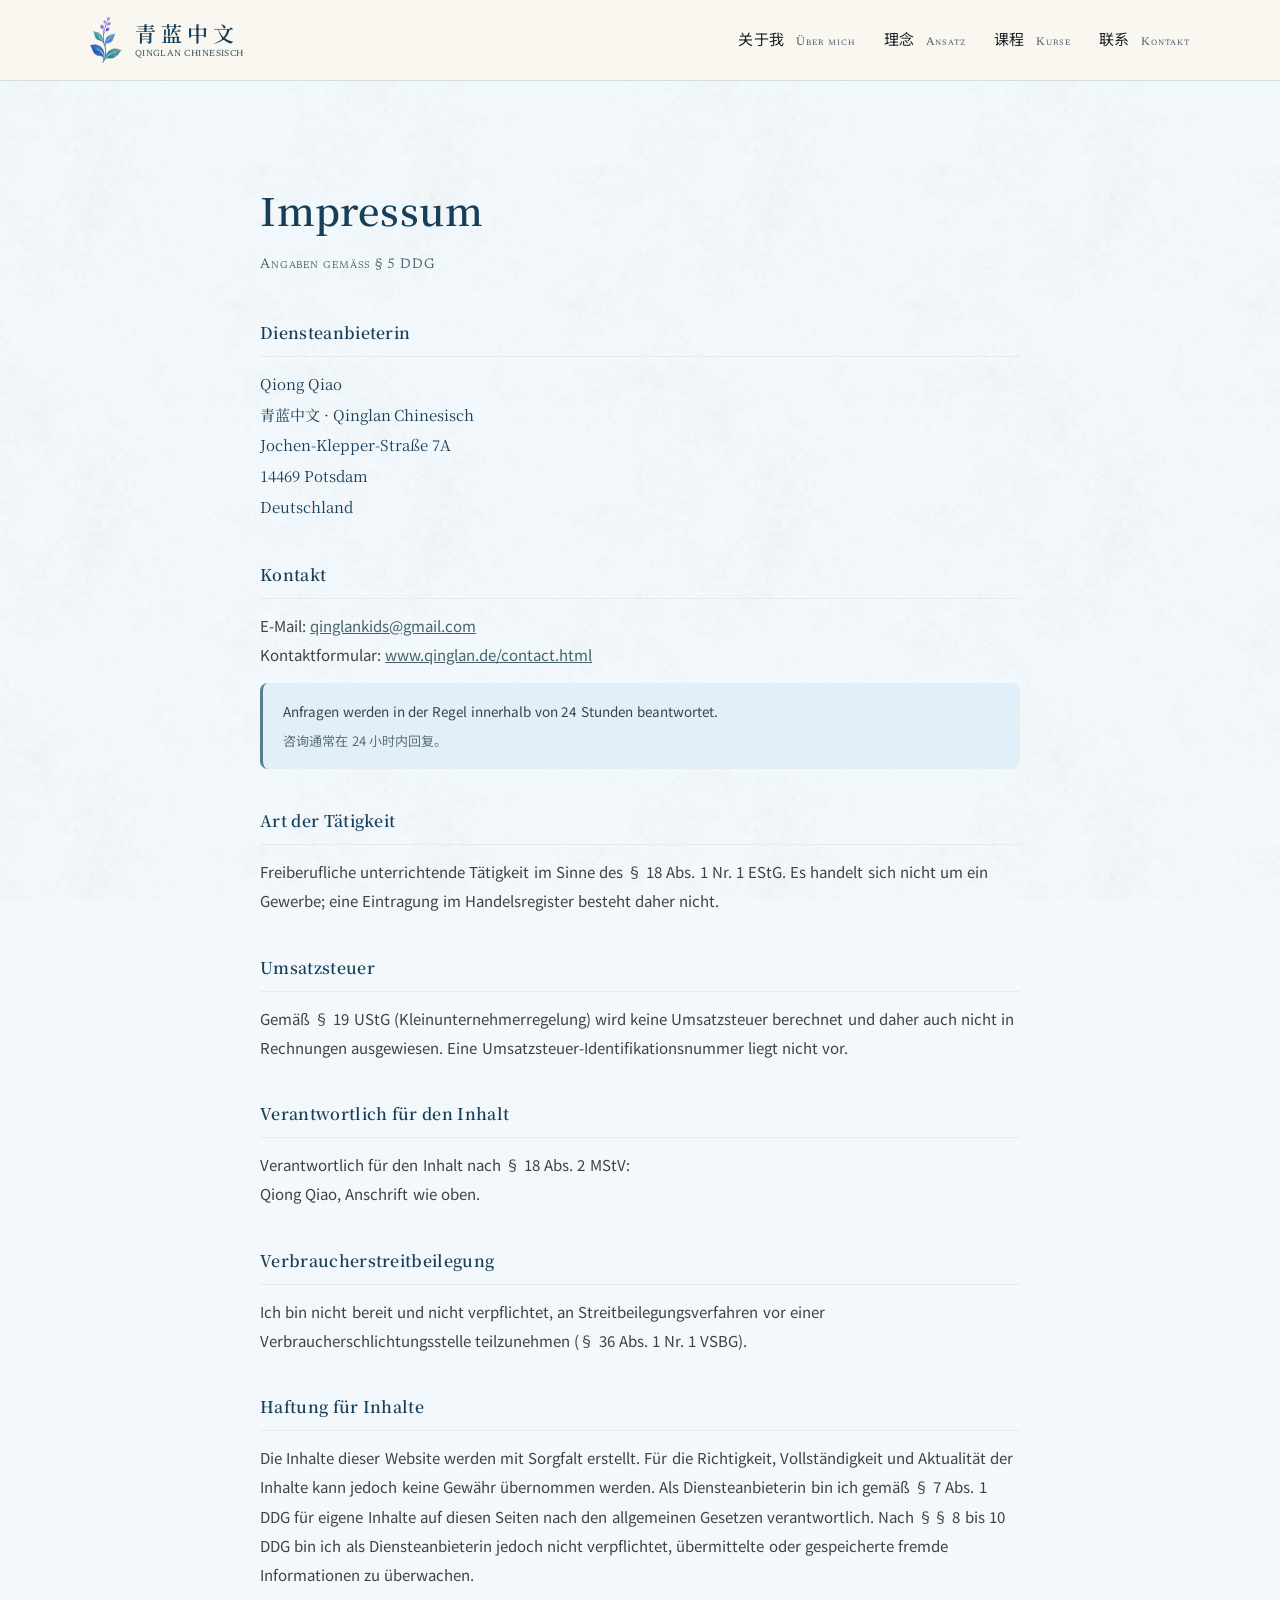
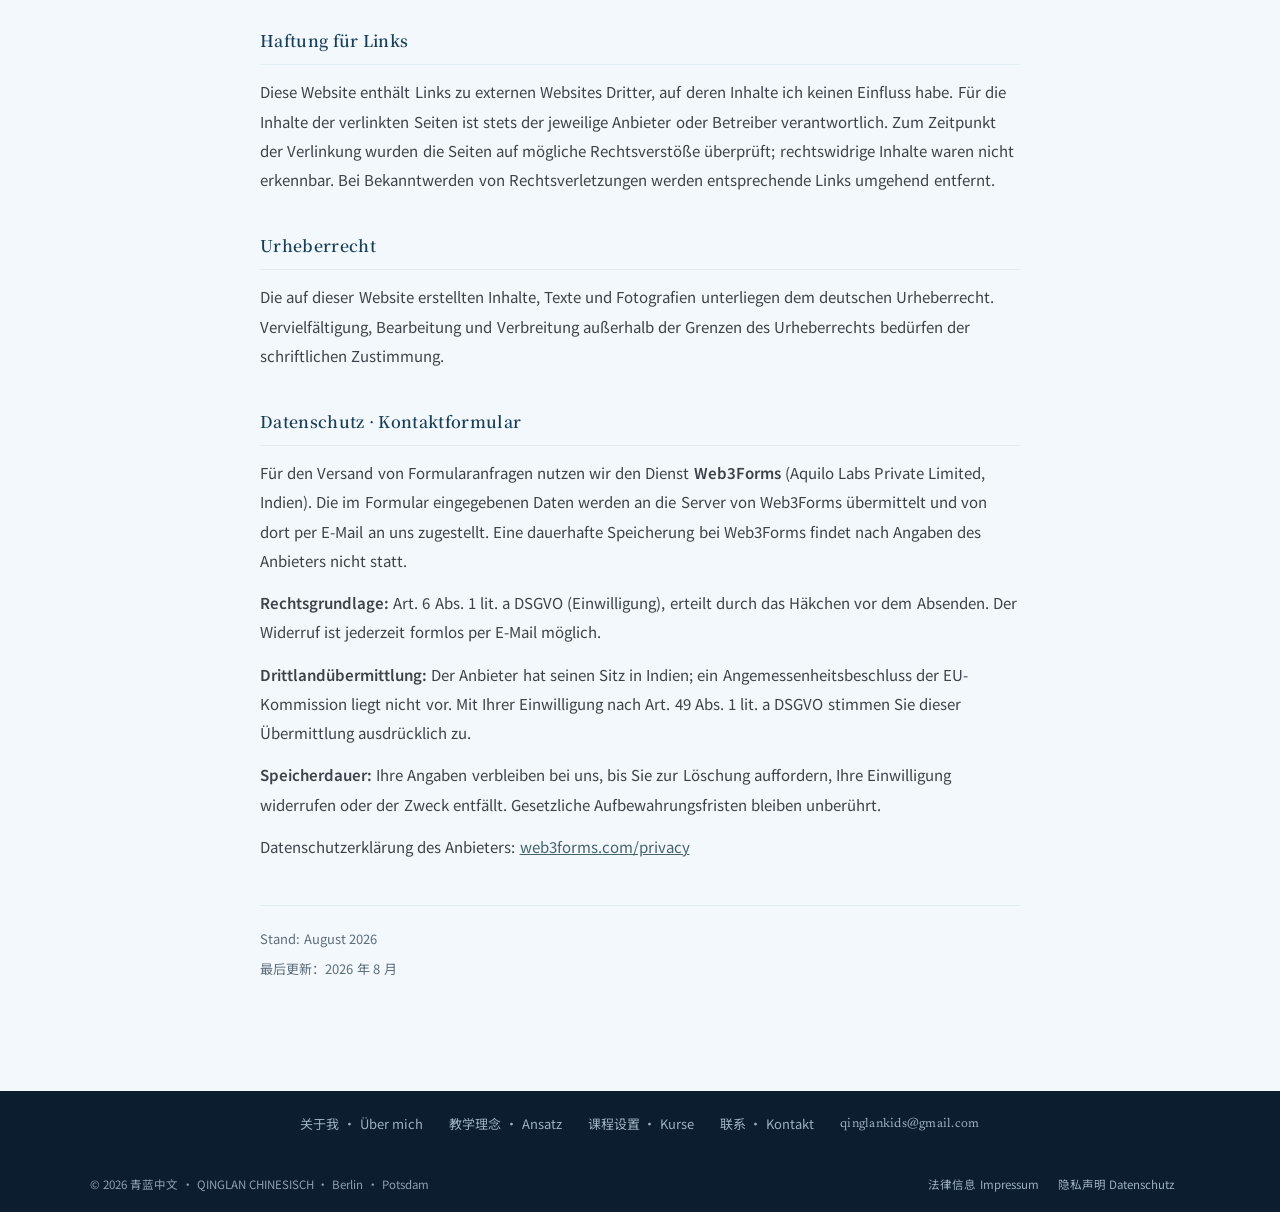
<file: impressum.html>
<!DOCTYPE html>
<html lang="de">

<head>
  <meta charset="UTF-8">
  <meta name="viewport" content="width=device-width, initial-scale=1.0">
  <title>Impressum · 青蓝中文 — Qinglan Chinesisch</title>
  <meta name="description"
    content="Anbieterkennzeichnung nach § 5 DDG für qinglan.de — Qinglan Chinesisch, Joanna Qiao, Potsdam.">
  <meta property="og:type" content="website">
  <meta property="og:site_name" content="青蓝中文 · Qinglan Chinesisch">
  <meta property="og:title" content="Impressum｜Qinglan Chinesisch">
  <meta property="og:description"
    content="Anbieterkennzeichnung nach § 5 DDG für qinglan.de — Qinglan Chinesisch, Joanna Qiao, Potsdam.">
  <meta property="og:url" content="https://www.qinglan.de/impressum.html">
  <meta property="og:image" content="https://www.qinglan.de/images/hero-bg.jpg">
  <meta property="og:locale" content="de_DE">
  <meta property="og:locale:alternate" content="zh_CN">
  <meta name="twitter:card" content="summary_large_image">

  <meta name="robots" content="noindex, follow">
  <link rel="icon" type="image/png" href="images/favicon.png">
  <link rel="preload" href="fonts/NotoSerifSC-600.woff2" as="font" type="font/woff2" crossorigin>
  <link rel="preload" href="fonts/NotoSansSC-400.woff2" as="font" type="font/woff2" crossorigin>
  <link rel="stylesheet" href="style.css">
  <style>
    .legal {
      max-width: 760px;
      margin: 0 auto;
    }

    .legal>h1 {
      font-family: "Noto Serif SC", serif;
      font-weight: 600;
      font-size: var(--fs-page);
      color: var(--lan-deep);
      margin: 0 0 8px;
      letter-spacing: .02em;
    }

    .legal>.sub {
      margin: 0 0 40px;
      font-family: "Newsreader", serif;
      font-size: 14px;
      letter-spacing: .06em;
      color: var(--qing-ink);
      font-variant: small-caps;
    }

    .legal h2 {
      font-family: "Noto Serif SC", serif;
      font-weight: 600;
      font-size: var(--fs-panel);
      color: var(--lan-deep);
      margin: 38px 0 12px;
      padding-bottom: 9px;
      border-bottom: 1px solid var(--line-soft);
    }

    .legal h2:first-of-type {
      margin-top: 0;
    }

    .legal p {
      margin: 0 0 13px;
      font-size: 15px;
      line-height: 1.95;
      color: #3c4249;
    }

    .legal address {
      font-style: normal;
      font-size: 15px;
      line-height: 2.05;
      color: var(--lan-deep);
      font-family: "Noto Serif SC", serif;
    }

    .legal a {
      color: var(--qing-ink);
    }

    .legal a:hover {
      color: var(--qing);
    }

    .legal .note {
      margin: 14px 0 0;
      padding: 16px 20px;
      border-radius: var(--r-sm);
      background: var(--paper-warm);
      border-left: 3px solid var(--qing);
      font-size: 13.5px;
      line-height: 1.85;
      color: #3c4249;
    }

    .legal .zh {
      display: block;
      margin-top: 5px;
      font-size: 13px;
      color: var(--muted);
      font-family: "Noto Sans SC", sans-serif;
    }

    .legal ul {
      margin: 0 0 13px;
      padding-left: 20px;
      font-size: 15px;
      line-height: 1.95;
      color: #3c4249;
    }

    .legal li {
      margin-bottom: 6px;
    }

    .legal .stand {
      margin-top: 44px;
      padding-top: 20px;
      border-top: 1px solid var(--line-soft);
      font-size: 13px;
      color: var(--muted);
    }
  </style>
  <script>document.documentElement.classList.add('js');</script>
</head>

<body>
  <a class="skip" href="#main">跳到主内容 · Zum Inhalt springen</a>
  <header>
    <div class="wrap nav-inner">
      <a href="index.html" class="brand">
        <img src="images/logo.png" alt="" class="brand-img" width="40" height="40">
        <span class="brand-text">
          <span class="cn" lang="zh-Hans">青蓝中文</span>
          <span class="en">Qinglan Chinesisch</span>
        </span>
      </a>
      <nav class="links" aria-label="Hauptnavigation">
        <a href="about.html"><span lang="zh-Hans">关于我</span><span class="de">Über mich</span></a>
        <a href="philosophy.html"><span lang="zh-Hans">理念</span><span class="de">Ansatz</span></a>
        <a href="courses.html"><span lang="zh-Hans">课程</span><span class="de">Kurse</span></a>
        <a href="contact.html"><span lang="zh-Hans">联系</span><span class="de">Kontakt</span></a>
      </nav>
      <button class="nav-toggle" id="navToggle" aria-expanded="false" aria-controls="mobileNav"
        aria-label="Menü öffnen">
        <span></span><span></span><span></span>
      </button>
    </div>
    <nav class="mobile-nav" id="mobileNav" aria-label="Navigation mobil">
      <a href="about.html"><span lang="zh-Hans">关于我</span><span class="de">Über mich</span></a>
      <a href="philosophy.html"><span lang="zh-Hans">理念</span><span class="de">Ansatz</span></a>
      <a href="courses.html"><span lang="zh-Hans">课程</span><span class="de">Kurse</span></a>
      <a href="contact.html"><span lang="zh-Hans">联系</span><span class="de">Kontakt</span></a>
    </nav>
  </header>

  <main id="main">
    <section>
      <div class="wrap">
        <div class="legal">

          <h1>Impressum</h1>
          <p class="sub">Angaben gemäß § 5 DDG</p>

          <h2>Diensteanbieterin</h2>
          <address>
            Qiong Qiao<br>
            青蓝中文 · Qinglan Chinesisch<br>
            Jochen-Klepper-Straße 7A<br>
            14469 Potsdam<br>
            Deutschland
          </address>

          <h2>Kontakt</h2>
          <p>
            E-Mail: <a href="mailto:qinglankids@gmail.com">qinglankids@gmail.com</a><br>
            Kontaktformular: <a href="contact.html#form">www.qinglan.de/contact.html</a>
          </p>
          <p class="note">
            Anfragen werden in der Regel innerhalb von 24 Stunden beantwortet.
            <span class="zh">咨询通常在 24 小时内回复。</span>
          </p>

          <h2>Art der Tätigkeit</h2>
          <p>
            Freiberufliche unterrichtende Tätigkeit im Sinne des § 18 Abs. 1 Nr. 1 EStG.
            Es handelt sich nicht um ein Gewerbe; eine Eintragung im Handelsregister
            besteht daher nicht.
          </p>

          <h2>Umsatzsteuer</h2>
          <p>
            Gemäß § 19 UStG (Kleinunternehmerregelung) wird keine Umsatzsteuer
            berechnet und daher auch nicht in Rechnungen ausgewiesen.
            Eine Umsatzsteuer-Identifikationsnummer liegt nicht vor.
          </p>

          <h2>Verantwortlich für den Inhalt</h2>
          <p>
            Verantwortlich für den Inhalt nach § 18 Abs. 2 MStV:<br>
            Qiong Qiao, Anschrift wie oben.
          </p>

          <h2>Verbraucherstreitbeilegung</h2>
          <p>
            Ich bin nicht bereit und nicht verpflichtet, an Streitbeilegungsverfahren
            vor einer Verbraucherschlichtungsstelle teilzunehmen
            (§ 36 Abs. 1 Nr. 1 VSBG).
          </p>

          <h2>Haftung für Inhalte</h2>
          <p>
            Die Inhalte dieser Website werden mit Sorgfalt erstellt. Für die
            Richtigkeit, Vollständigkeit und Aktualität der Inhalte kann jedoch
            keine Gewähr übernommen werden. Als Diensteanbieterin bin ich gemäß
            § 7 Abs. 1 DDG für eigene Inhalte auf diesen Seiten nach den
            allgemeinen Gesetzen verantwortlich. Nach §§ 8 bis 10 DDG bin ich
            als Diensteanbieterin jedoch nicht verpflichtet, übermittelte oder
            gespeicherte fremde Informationen zu überwachen.
          </p>

          <h2>Haftung für Links</h2>
          <p>
            Diese Website enthält Links zu externen Websites Dritter, auf deren
            Inhalte ich keinen Einfluss habe. Für die Inhalte der verlinkten Seiten
            ist stets der jeweilige Anbieter oder Betreiber verantwortlich.
            Zum Zeitpunkt der Verlinkung wurden die Seiten auf mögliche
            Rechtsverstöße überprüft; rechtswidrige Inhalte waren nicht erkennbar.
            Bei Bekanntwerden von Rechtsverletzungen werden entsprechende Links
            umgehend entfernt.
          </p>

          <h2>Urheberrecht</h2>
          <p>
            Die auf dieser Website erstellten Inhalte, Texte und Fotografien
            unterliegen dem deutschen Urheberrecht. Vervielfältigung, Bearbeitung
            und Verbreitung außerhalb der Grenzen des Urheberrechts bedürfen
            der schriftlichen Zustimmung.
          </p>

          <h2>Datenschutz · Kontaktformular</h2>

          <p>
            Für den Versand von Formularanfragen nutzen wir den Dienst <strong>Web3Forms</strong>
            (Aquilo Labs Private Limited, Indien). Die im Formular eingegebenen Daten werden an
            die Server von Web3Forms übermittelt und von dort per E-Mail an uns zugestellt.
            Eine dauerhafte Speicherung bei Web3Forms findet nach Angaben des Anbieters nicht statt.
          </p>

          <p>
            <strong>Rechtsgrundlage:</strong> Art. 6 Abs. 1 lit. a DSGVO (Einwilligung), erteilt
            durch das Häkchen vor dem Absenden. Der Widerruf ist jederzeit formlos per E-Mail möglich.
          </p>

          <p>
            <strong>Drittlandübermittlung:</strong> Der Anbieter hat seinen Sitz in Indien; ein
            Angemessenheitsbeschluss der EU-Kommission liegt nicht vor. Mit Ihrer Einwilligung
            nach Art. 49 Abs. 1 lit. a DSGVO stimmen Sie dieser Übermittlung ausdrücklich zu.
          </p>

          <p>
            <strong>Speicherdauer:</strong> Ihre Angaben verbleiben bei uns, bis Sie zur Löschung
            auffordern, Ihre Einwilligung widerrufen oder der Zweck entfällt. Gesetzliche
            Aufbewahrungsfristen bleiben unberührt.
          </p>

          <p>
            Datenschutzerklärung des Anbieters:
            <a href="https://web3forms.com/privacy" target="_blank" rel="noopener noreferrer">web3forms.com/privacy</a>
          </p>

          <p class="stand">
            Stand: August 2026
            <span class="zh">最后更新：2026 年 8 月</span>
          </p>

        </div>
      </div>
    </section>
  </main>

  <footer>
    <div class="wrap">
      <nav class="foot-line" aria-label="Fußzeile">
        <a href="about.html"><span lang="zh-Hans">关于我</span> · Über mich</a>
        <a href="philosophy.html"><span lang="zh-Hans">教学理念</span> · Ansatz</a>
        <a href="courses.html"><span lang="zh-Hans">课程设置</span> · Kurse</a>
        <a href="contact.html"><span lang="zh-Hans">联系</span> · Kontakt</a>
        <a href="mailto:qinglankids@gmail.com">qinglankids@gmail.com</a>
      </nav>
      <div class="foot-bottom">
        <div>© 2026 青蓝中文 · QINGLAN CHINESISCH · Berlin · Potsdam</div>
        <div><a href="impressum.html">法律信息 Impressum</a> <a href="datenschutz.html">隐私声明 Datenschutz</a></div>
      </div>
    </div>
  </footer>

  <script>
    const tgl = document.getElementById('navToggle');
    const mnav = document.getElementById('mobileNav');
    tgl.addEventListener('click', () => {
      const open = mnav.classList.toggle('open');
      tgl.setAttribute('aria-expanded', String(open));
      tgl.setAttribute('aria-label', open ? 'Menü schließen' : 'Menü öffnen');
    });
    document.addEventListener('keydown', e => {
      if (e.key === 'Escape' && mnav.classList.contains('open')) { tgl.click(); tgl.focus(); }
    });
  </script>
</body>

</html>
</file>
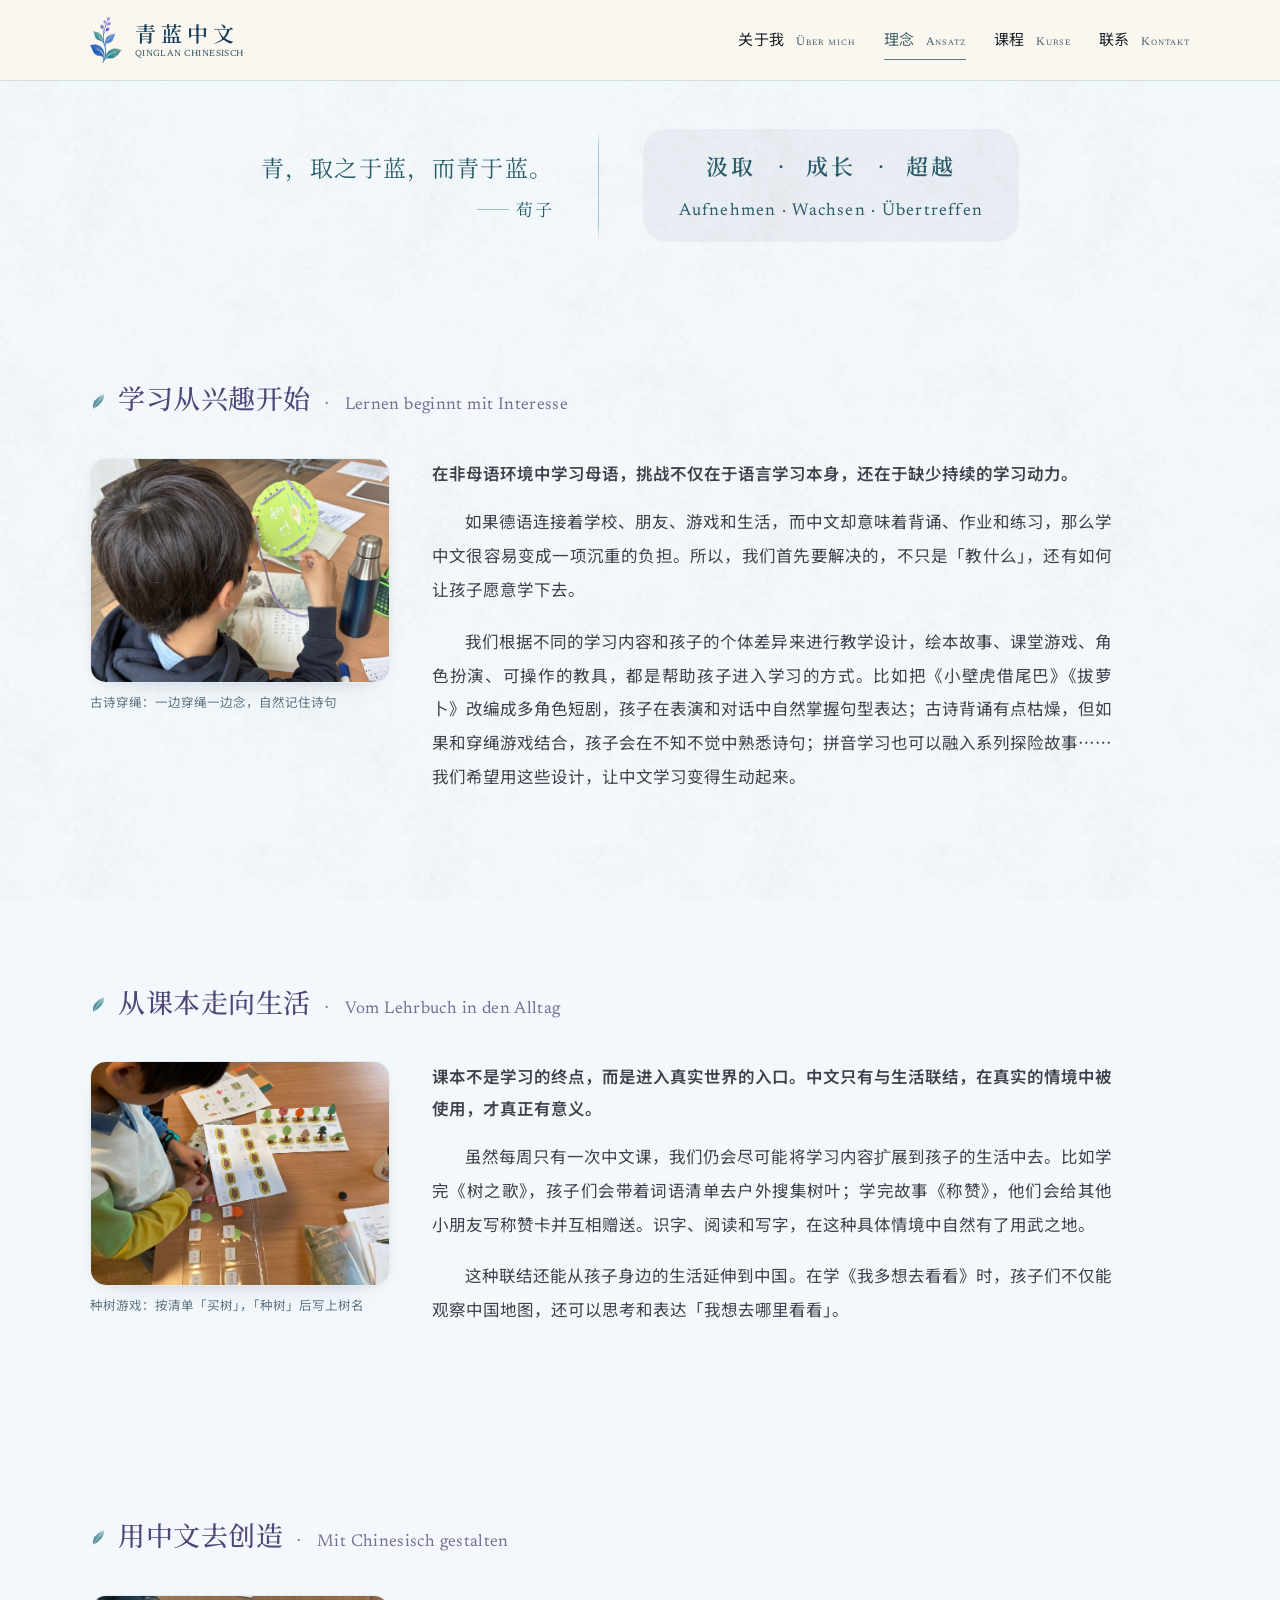
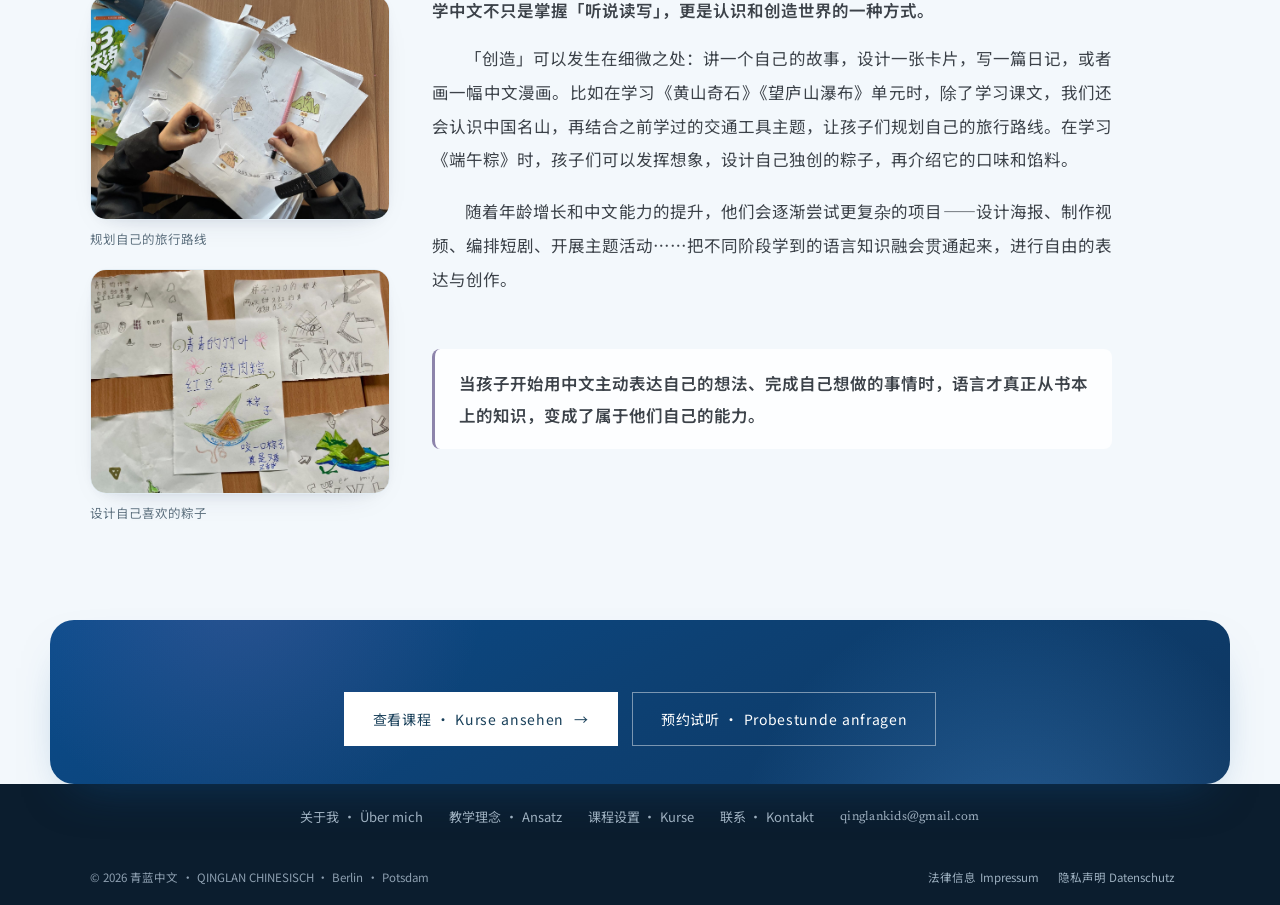
<file: philosophy.html>
<!DOCTYPE html>
<html lang="de">

<head>
  <meta charset="UTF-8">
  <meta name="viewport" content="width=device-width, initial-scale=1.0">
  <title>教学理念 · 青蓝中文 — Mein Ansatz</title>
  <meta name="description"
    content="学习从兴趣开始，与生活情境联结，用中文去创造——青蓝中文的教学理念。Unser Ansatz: Chinesisch für Kinder in Berlin und Potsdam.">
  <meta property="og:type" content="website">
  <meta property="og:site_name" content="青蓝中文 · Qinglan Chinesisch">
  <meta property="og:title" content="教学理念｜青蓝中文 Qinglan Chinesisch">
  <meta property="og:description"
    content="学习从兴趣开始，与生活情境联结，用中文去创造——青蓝中文的教学理念。Unser Ansatz: Chinesisch für Kinder in Berlin und Potsdam.">
  <meta property="og:url" content="https://www.qinglan.de/philosophy.html">
  <meta property="og:image" content="https://www.qinglan.de/images/hero-bg.jpg">
  <meta property="og:locale" content="de_DE">
  <meta property="og:locale:alternate" content="zh_CN">
  <meta name="twitter:card" content="summary_large_image">

  <link rel="icon" type="image/png" href="images/favicon.png">
  <link rel="preload" href="fonts/NotoSerifSC-600.woff2" as="font" type="font/woff2" crossorigin>
  <link rel="preload" href="fonts/NotoSansSC-400.woff2" as="font" type="font/woff2" crossorigin>
  <link rel="stylesheet" href="style.css">
  <style>
    /* ── 引子 ── */
    .opening {
      max-width: 720px;
      margin: 0 auto;
      text-align: center;
    }

    .op-cite p.op-quote {
      margin: 0 0 20px;
      font-family: "Noto Serif SC", serif;
      font-weight: 600;
      font-size: clamp(24px, 3vw, 34px);
      line-height: 1.68;
      letter-spacing: .04em;
      color: var(--qing-deep);
    }

    .opening>p {
      margin: 0 0 16px;
      font-size: 16.5px;
      line-height: 1.95;
      color: #3c4249;
      font-family: "Noto Serif SC", serif;
      font-weight: 400;
    }

    .op-triad {
      display: flex;
      align-items: center;
      justify-content: center;
      gap: clamp(12px, 2.4vw, 24px);
      margin: 30px 0 14px !important;
      flex-wrap: wrap;
    }

    .op-triad span {
      font-family: "Noto Serif SC", serif;
      font-size: clamp(20px, 2.4vw, 26px);
      font-weight: 600;
      letter-spacing: .1em;
      background: linear-gradient(120deg, var(--lan-deep), var(--qing) 55%, var(--mauve));
      -webkit-background-clip: text;
      background-clip: text;
      color: transparent;
    }

    .op-triad i {
      font-style: normal;
      color: var(--mauve);
      font-size: 16.5px;
    }

    /* ── 每个理念：左大字 + 右正文 ── */
    .idea {
      display: grid;
      grid-template-columns: 300px 1fr;
      gap: 42px;
      align-items: start;
    }

    .idea-pic {
      margin: 0;
    }

    /* 两张配图上下叠放，整组随内容吸顶 */
    .idea-pics {
      position: sticky;
      top: 104px;
      display: flex;
      flex-direction: column;
      gap: 20px;
    }

    .idea-pic img {
      width: 300px;
      height: 225px;
      object-fit: cover;
      display: block;
      border: 1px solid var(--line-soft);
      border-radius: var(--r);
      box-shadow: var(--sh);
    }

    .idea-pic figcaption {
      margin-top: 9px;
      font-size: 12.5px;
      color: #5f7280;
      line-height: 1.65;
    }

    #p1 .sec-head h2,
    #p2 .sec-head h2,
    #p3 .sec-head h2 {
      color: #504677 !important;
    }

    #p1 .sec-head h2 .lat,
    #p2 .sec-head h2 .lat,
    #p3 .sec-head h2 .lat {
      color: #6b6288;
    }

    .idea-body {
      max-width: 680px;
    }

    .idea-body p b {
      color: var(--lan-deep);
      font-weight: 600;
    }

    .idea-body p {
      margin: 0 0 18px;
      font-size: 16.5px;
      line-height: 2.05;
      color: #3c4249;
      text-indent: 2em;
      text-align: justify;
      text-justify: inter-ideograph;
    }

    .idea-body p:last-child {
      margin-bottom: 0;
    }

    .idea-body .lead-line {
      text-indent: 0;
      font-family: "Noto Sans SC", sans-serif;
      font-size: 16.5px;
      color: #3c4249;
      font-weight: 600;
      line-height: 1.9;
      margin-bottom: 16px;
    }

    .idea-body .closing-line {
      text-indent: 0;
      margin-top: 52px;
      padding: 18px 24px;
      border-radius: var(--r-sm);
      background: rgba(255, 255, 255, .78);
      border-left: 3px solid #8d84ab;
      font-size: 16.5px;
      color: #3c4249;
      line-height: 1.95;
      font-weight: 600;
    }

    /* ── 课堂实例 ── */

    /* ── 我们的课堂 ── */

    /* ── 收尾三词 ── */
    .triad-cta {
      margin-top: 34px;
      display: flex;
      gap: 14px;
      justify-content: center;
      flex-wrap: wrap;
    }

    .btn-ghost-light {
      background: transparent;
      color: #fff;
      border: 1px solid rgba(255, 255, 255, .45);
    }

    .btn-ghost-light:hover {
      background: rgba(255, 255, 255, .12);
    }

    @media (max-width: 860px) {
      .idea {
        grid-template-columns: 1fr;
        gap: 20px;
      }

      .idea-pics {
        position: static;
        flex-direction: row;
        flex-wrap: wrap;
        gap: 14px;
      }

      .idea-pics .idea-pic {
        flex: 1 1 260px;
        max-width: 420px;
      }

      .idea-pic {
        position: static;
        max-width: 420px;
      }

      .idea-pic img {
        width: 100%;
        height: auto;
        aspect-ratio: 4/3;
      }

      .opening {
        font-size: 16.5px;
        padding-left: 18px;
      }
    }

    /* ── 开篇：文字压在帆船插画上 ── */
    .op-hero .wrap {
      padding-top: 26px;
      padding-bottom: 26px;
    }

    /* 压暗层：保证白字对比度，同时不遮住帆船 */
    @media (max-width:760px) {}

    /* ── 开篇：植物标识 + 文字，无底图 ── */
    section.op-hero.tight {
      padding: 20px 0 16px;
    }

    .op-plain {
      display: flex;
      justify-content: center;
      max-width: 900px;
      margin: 0 auto;
    }

    .op-plain .opening {
      text-align: center;
      max-width: none;
      padding: 0;
    }

    .op-plain .op-cite p.op-quote {
      color: var(--qing);
      text-shadow: none;
      font-size: clamp(15px, 1.75vw, 20px);
      font-weight: 500;
      letter-spacing: .05em;
      margin: 0;
    }

    .op-plain .op-triad {
      justify-content: center;
      margin: 0 !important;
    }

    .op-plain .op-triad span {
      color: #5b42bd !important;
      text-shadow: none;
      font-size: clamp(22px, 2.9vw, 34px) !important;
      letter-spacing: .14em !important;
    }

    .op-plain .op-triad i {
      color: #9a8fc4 !important;
      font-size: clamp(13px, 1.6vw, 18px) !important;
    }

    @media (max-width:700px) {
      section.op-hero.tight {
        padding: 14px 0 12px;
      }
    }

    .idea-triad {
      display: flex;
      align-items: center;
      justify-content: center;
      gap: clamp(12px, 2vw, 22px);
      margin: 30px 0 0 !important;
      flex-wrap: wrap;
      text-indent: 0;
    }

    /* 引文 + 出处：出处右对齐到引文右缘 */
    .op-cite {
      display: inline-block;
      margin: 0;
      text-align: left;
    }

    .op-plain .op-src {
      display: block;
      margin: 8px 0 0;
      text-align: right;
      font-family: "Noto Serif SC", serif;
      font-weight: 400;
      font-style: italic;
      font-size: clamp(12px, 1.3vw, 14px);
      letter-spacing: .12em;
      color: var(--qing-ink);
      opacity: .86;
    }

    .op-hero>.wrap {
      padding-top: 0;
      padding-bottom: 0;
    }

    /* 开篇引文：上下细线 + 大留白 */
    section.op-hero {
      padding: 74px 0 68px !important;
    }

    .op-hero .op-plain {
      position: relative;
      padding: 34px 0;
    }

    .op-hero .op-plain::before,
    .op-hero .op-plain::after {
      content: "";
      position: absolute;
      left: 50%;
      transform: translateX(-50%);
      width: clamp(120px, 22vw, 220px);
      height: 1px;
      background: linear-gradient(90deg, transparent, var(--qing-light), transparent);
    }

    .op-hero .op-plain::before {
      top: 0;
    }

    .op-hero .op-plain::after {
      bottom: 0;
    }

    .op-hero .op-plain .op-cite p.op-quote {
      font-family: "Noto Serif SC", serif !important;
      font-size: clamp(20px, 2.5vw, 29px) !important;
      font-weight: 500;
      color: var(--qing-ink) !important;
      letter-spacing: .08em;
      line-height: 1.75;
    }

    .op-hero .op-src {
      margin-top: 14px !important;
    }

    /* 引文之后：三词 + 一句话 */
    .op-path {
      margin: 28px 0 0;
      text-align: center;
      display: flex;
      flex-wrap: wrap;
      align-items: center;
      justify-content: center;
      gap: clamp(10px, 1.7vw, 17px);
    }

    .op-path .w {
      font-family: "Noto Serif SC", serif;
      font-weight: 600;
      font-size: clamp(17px, 2vw, 22px);
      color: var(--mauve-mid);
      letter-spacing: .14em;
    }

    .op-path>i {
      font-style: normal;
      color: #5b42bd;
      margin: 0;
      font-size: clamp(11px, 1.3vw, 14px);
    }

    .op-path em {
      flex: 0 0 100%;
      margin-top: 10px;
      font-style: normal;
      font-family: "Noto Serif SC", serif;
      font-size: clamp(15px, 1.7vw, 18px);
      color: var(--muted);
      letter-spacing: .04em;
      line-height: 1.9;
    }

    .op-path em {
      color: var(--qing-ink) !important;
    }

    .op-path em::before {
      content: "——";
      margin-right: .35em;
      color: var(--line);
      letter-spacing: 0;
    }

    section.op-hero {
      padding: 44px 0 40px !important;
    }

    .op-min {
      max-width: 720px;
      margin: 0 auto;
      text-align: center;
    }

    .oc-quote {
      margin: 0;
      font-family: "Noto Serif SC", serif;
      font-weight: 500;
      font-size: clamp(20px, 2.5vw, 29px);
      line-height: 1.6;
      color: var(--lan-deep);
      letter-spacing: .05em;
    }

    .oc-quote cite {
      font-style: italic;
      font-size: .46em;
      color: var(--muted);
      letter-spacing: .12em;
      margin-left: .66em;
      white-space: nowrap;
    }

    .oc-quote cite::before {
      content: "——";
      margin-right: .18em;
      opacity: .5;
    }

    .oc-way {
      display: flex;
      align-items: baseline;
      justify-content: center;
      flex-wrap: wrap;
      gap: 0 10px;
      margin: 16px 0 0;
    }

    .oc-way b {
      font-family: "Noto Serif SC", serif;
      font-weight: 600;
      font-size: clamp(17px, 1.9vw, 21px);
      letter-spacing: .13em;
      color: #5b42bd;
    }

    .oc-way i {
      font-style: normal;
      color: #8578b4;
      font-size: 12px;
    }

    .oc-way em {
      font-style: normal;
      font-family: "Noto Serif SC", serif;
      font-size: 14px;
      color: var(--muted);
      letter-spacing: .02em;
      margin-left: 6px;
    }

    .oc-way em::before {
      content: "——";
      opacity: .45;
      margin-right: .3em;
    }

    @media (max-width:680px) {
      .oc-way em {
        flex: 0 0 100%;
        margin: 8px 0 0;
      }

      .oc-way em::before {
        display: none;
      }
    }

    section.op-hero {
      padding: 42px 0 38px !important;
    }

    .op3 {
      max-width: 720px;
      margin: 0 auto;
      text-align: center;
    }

    .o3-quote {
      margin: 0;
      letter-spacing: .06em;
      color: #3c4249;
      line-height: 1.65;
    }

    .o3-quote cite {
      font-style: normal;
      font-size: .62em;
      color: #4c5a68;
      letter-spacing: .12em;
      margin-left: .7em;
      white-space: nowrap;
      font-family: "Noto Serif SC", serif;
      font-weight: 400;
    }

    .o3-quote cite::before {
      content: "——";
      margin-right: .2em;
      opacity: .5;
    }

    .o3-band {
      display: inline-block;
      padding: 15px 34px 14px;
      border-radius: var(--r-lg);
      background: linear-gradient(140deg, rgba(91, 66, 189, .09), rgba(91, 66, 189, .15));
    }

    .o3-way {
      display: flex;
      align-items: center;
      justify-content: center;
      gap: clamp(11px, 1.8vw, 18px);
      margin: 20px 0 0;
    }

    .o3-way b {
      font-family: "Noto Serif SC", serif;
      font-weight: 600;
      font-size: clamp(18px, 2.1vw, 23px);
      letter-spacing: .14em;
      color: #1c719f;
    }

    .o3-way i {
      font-style: normal;
      color: #3a80a8;
      font-size: 12.5px;
    }

    .o3-note {
      margin: 12px 0 0;
      font-family: "Noto Serif SC", serif;
      font-size: 16px;
      color: #456a89;
      letter-spacing: .03em;
    }

    .o3-note::before {
      content: "——";
      margin-right: .3em;
      color: #8fb4cd;
      letter-spacing: 0;
    }

    .o3-quote {
      font-family: "Noto Serif SC", serif;
      font-weight: 400;
      font-size: clamp(15px, 1.6vw, 19px);
    }

    /* ── 开篇：竖排引文 + 竖线 + 右侧理念 ── */
    section.op-hero {
      padding: 48px 0 44px !important;
    }

    .op-vert {
      display: flex;
      align-items: center;
      justify-content: center;
      gap: clamp(24px, 4vw, 44px);
      max-width: 760px;
      margin: 0 auto;
    }

    /* 竖排引文 */
    .ov-quote {
      margin: 0;
      display: flex;
      flex-direction: column;
      align-items: flex-end;
      gap: 6px;
      flex: none;
      max-width: none;
    }

    .ov-quote p {
      margin: 0;
      font-family: "Noto Serif SC", serif;
      font-weight: 400;
      font-size: clamp(19px, 2.05vw, 23px);
      letter-spacing: .06em;
      color: #285a68;
      line-height: 1.75;
      text-align: right;
    }

    .ov-quote cite {
      font-style: normal;
      font-family: "Noto Serif SC", serif;
      font-size: 17px;
      color: #285a68;
      letter-spacing: .1em;
    }

    .ov-quote cite::before {
      content: "——";
      margin-right: .24em;
      opacity: .55;
    }

    /* 竖线 */
    .ov-rule {
      flex: none;
      width: 1px;
      height: 112px;
      background: linear-gradient(180deg, transparent, #a9c4d6 16%, #a9c4d6 84%, transparent);
    }

    /* 右侧 */
    .ov-right {
      text-align: center;
      flex: none;
      padding: 18px clamp(24px, 3.4vw, 36px) 16px;
      border-radius: var(--r-lg);
      background: rgba(80, 70, 119, .055);
    }

    .ov-way {
      display: flex;
      align-items: center;
      justify-content: center;
      gap: clamp(11px, 1.8vw, 18px);
      margin: 0;
    }

    .ov-way b {
      font-family: "Noto Serif SC", serif;
      font-weight: 600;
      font-size: clamp(18px, 1.95vw, 22px);
      letter-spacing: .14em;
      color: #285a68;
    }

    .ov-way i {
      font-style: normal;
      color: #285a68;
      font-size: 14px;
    }

    .ov-note {
      margin: 12px 0 0;
      font-family: "Newsreader", serif;
      font-size: clamp(13px, 1.55vw, 17px);
      color: #285a68;
      letter-spacing: .07em;
      line-height: 1.7;
      white-space: nowrap;
    }

    /* 窄屏：转回横排 */
    @media (max-width:700px) {
      .op-vert {
        flex-direction: column;
        gap: 18px;
      }

      .ov-rule {
        width: 72px;
        height: 1px;
        background: linear-gradient(90deg, transparent, #a9c4d6, transparent);
      }

      .ov-quote {
        align-items: center;
        max-width: none;
        gap: 8px;
      }

      .ov-quote p {
        text-align: center;
      }

      .ov-quote p br {
        display: none;
      }

      .ov-quote cite::before {
        content: "——";
        margin-right: .2em;
        opacity: .5;
      }

      .ov-quote cite {
        align-self: flex-end;
      }

      .ov-right {
        text-align: center;
      }

      .ov-way {
        justify-content: center;
      }
    }

    /* 分隔点统一规格 */
    #p1 .sec-head h2 .sep,
    #p2 .sec-head h2 .sep,
    #p3 .sec-head h2 .sep {
      color: #5f7280 !important;
      font-size: .62em;
    }

    .sr-only {
      position: absolute;
      width: 1px;
      height: 1px;
      padding: 0;
      margin: -1px;
      overflow: hidden;
      clip: rect(0 0 0 0);
      white-space: nowrap;
      border: 0;
    }
  </style>
  <script>document.documentElement.classList.add('js');</script>
</head>

<body>
  <a class="skip" href="#main">跳到主内容 · Zum Inhalt springen</a>

  <header>
    <div class="wrap nav-inner">
      <a href="index.html" class="brand">
        <img src="images/logo.png" alt="" class="brand-img" width="40" height="40">
        <span class="brand-text">
          <span class="cn" lang="zh-Hans">青蓝中文</span>
          <span class="en">Qinglan Chinesisch</span>
        </span>
      </a>
      <nav class="links" aria-label="Hauptnavigation">
        <a href="about.html"><span lang="zh-Hans">关于我</span><span class="de">Über mich</span></a>
        <a href="philosophy.html" class="current"><span lang="zh-Hans">理念</span><span class="de">Ansatz</span></a>
        <a href="courses.html"><span lang="zh-Hans">课程</span><span class="de">Kurse</span></a>
        <a href="contact.html"><span lang="zh-Hans">联系</span><span class="de">Kontakt</span></a>
      </nav>
      <button class="nav-toggle" id="navToggle" aria-expanded="false" aria-controls="mobileNav"
        aria-label="Menü öffnen">
        <span></span><span></span><span></span>
      </button>
    </div>
    <nav class="mobile-nav" id="mobileNav" aria-label="Navigation mobil">
      <a href="about.html"><span lang="zh-Hans">关于我</span><span class="de">Über mich</span></a>
      <a href="philosophy.html" aria-current="page"><span lang="zh-Hans">理念</span><span class="de">Ansatz</span></a>
      <a href="courses.html"><span lang="zh-Hans">课程</span><span class="de">Kurse</span></a>
      <a href="contact.html"><span lang="zh-Hans">联系</span><span class="de">Kontakt</span></a>
    </nav>
  </header>

  <main id="main">

    <!-- ══════ 引子 ══════ -->
    <section class="op-hero">
      <div class="wrap">
        <svg width="0" height="0" style="position:absolute" aria-hidden="true">
          <defs>
            <linearGradient id="lg-leaf-p" x1="0" y1="1" x2="1" y2="0">
              <stop offset="0%" stop-color="#3f7d8a" />
              <stop offset="52%" stop-color="#5c9aa4" />
              <stop offset="100%" stop-color="#8fc0c4" />
            </linearGradient>
          </defs>
        </svg>

        <h1 class="sr-only" lang="zh-Hans">教学理念 · Unser Ansatz</h1>
        <div class="op-vert">
          <blockquote class="ov-quote">
            <p lang="zh-Hans">青，取之于蓝，而青于蓝。</p>
            <cite lang="zh-Hans">荀子</cite>
          </blockquote>
          <span class="ov-rule" aria-hidden="true"></span>
          <div class="ov-right">
            <p class="ov-way" lang="zh-Hans"><b>汲取</b><i>·</i><b>成长</b><i>·</i><b>超越</b></p>
            <p class="ov-note" lang="de">Aufnehmen · Wachsen · Übertreffen</p>
          </div>
        </div>
      </div>
      </div>
      </div>
      </div>
    </section>


    <!-- ══════ 一 · 汲取 ══════ -->
    <section id="p1">
      <div class="wrap">
        <div class="sec-head">
          <h2 lang="zh-Hans"><svg class="h2-leaf" viewBox="0 0 22 22" aria-hidden="true" focusable="false">
              <path d="M2.4 19.6 Q2.4 7.6 19.6 2.4 Q19.6 14.4 2.4 19.6 Z" fill="url(#lg-leaf-p)" />
              <path d="M2.4 19.6 Q10 12 19.6 2.4" fill="none" stroke="#fafbfd" stroke-width="1.05"
                stroke-linecap="round" opacity=".62" />
            </svg>学习从兴趣开始 <span class="sep" aria-hidden="true">·</span> <span lang="de" class="lat">Lernen beginnt mit
              Interesse</span></h2>
        </div>

        <div class="idea">
          <figure class="idea-pic">
            <img src="images/classroom-2.jpg" alt="古诗穿绳：一边穿绳一边念，自然记住诗句" loading="lazy" width="1400" height="1050">
            <figcaption lang="zh-Hans">古诗穿绳：一边穿绳一边念，自然记住诗句</figcaption>
          </figure>
          <div class="idea-body">
            <p class="lead-line" lang="zh-Hans">
              在非母语环境中学习母语，挑战不仅在于语言学习本身，还在于缺少持续的学习动力。
            </p>
            <p lang="zh-Hans">
              如果德语连接着学校、朋友、游戏和生活，而中文却意味着背诵、作业和练习，那么学中文很容易变成一项沉重的负担。所以，我们首先要解决的，不只是「教什么」，还有如何让孩子愿意学下去。
            </p>
            <p lang="zh-Hans">
              我们根据不同的学习内容和孩子的个体差异来进行教学设计，绘本故事、课堂游戏、角色扮演、可操作的教具，都是帮助孩子进入学习的方式。比如把《小壁虎借尾巴》《拔萝卜》改编成多角色短剧，孩子在表演和对话中自然掌握句型表达；古诗背诵有点枯燥，但如果和穿绳游戏结合，孩子会在不知不觉中熟悉诗句；拼音学习也可以融入系列探险故事……我们希望用这些设计，让中文学习变得生动起来。
            </p>
          </div>
        </div>
      </div>
    </section>


    <!-- ══════ 二 · 成长 ══════ -->
    <section id="p2">
      <div class="wrap">
        <div class="sec-head">
          <h2 lang="zh-Hans"><svg class="h2-leaf" viewBox="0 0 22 22" aria-hidden="true" focusable="false">
              <path d="M2.4 19.6 Q2.4 7.6 19.6 2.4 Q19.6 14.4 2.4 19.6 Z" fill="url(#lg-leaf-p)" />
              <path d="M2.4 19.6 Q10 12 19.6 2.4" fill="none" stroke="#fafbfd" stroke-width="1.05"
                stroke-linecap="round" opacity=".62" />
            </svg>从课本走向生活 <span class="sep" aria-hidden="true">·</span> <span lang="de" class="lat">Vom Lehrbuch in den Alltag</span></h2>
        </div>

        <div class="idea">
          <figure class="idea-pic">
            <img src="images/classroom-5.jpg" alt="种树游戏：按清单「买树」，「种树」后写上树名" loading="lazy" width="1400" height="1050">
            <figcaption lang="zh-Hans">种树游戏：按清单「买树」，「种树」后写上树名</figcaption>
          </figure>
          <div class="idea-body">
            <p class="lead-line" lang="zh-Hans">
              课本不是学习的终点，而是进入真实世界的入口。中文只有与生活联结，在真实的情境中被使用，才真正有意义。
            </p>
            <p lang="zh-Hans">
              虽然每周只有一次中文课，我们仍会尽可能将学习内容扩展到孩子的生活中去。比如学完《树之歌》，孩子们会带着词语清单去户外搜集树叶；学完故事《称赞》，他们会给其他小朋友写称赞卡并互相赠送。识字、阅读和写字，在这种具体情境中自然有了用武之地。
            </p>
            <p lang="zh-Hans">
              这种联结还能从孩子身边的生活延伸到中国。在学《我多想去看看》时，孩子们不仅能观察中国地图，还可以思考和表达「我想去哪里看看」。
            </p>
          </div>
        </div>
      </div>
    </section>


    <!-- ══════ 三 · 超越 ══════ -->
    <section id="p3">
      <div class="wrap">
        <div class="sec-head">
          <h2 lang="zh-Hans"><svg class="h2-leaf" viewBox="0 0 22 22" aria-hidden="true" focusable="false">
              <path d="M2.4 19.6 Q2.4 7.6 19.6 2.4 Q19.6 14.4 2.4 19.6 Z" fill="url(#lg-leaf-p)" />
              <path d="M2.4 19.6 Q10 12 19.6 2.4" fill="none" stroke="#fafbfd" stroke-width="1.05"
                stroke-linecap="round" opacity=".62" />
            </svg>用中文去创造 <span class="sep" aria-hidden="true">·</span> <span lang="de" class="lat">Mit Chinesisch
              gestalten</span></h2>
        </div>

        <div class="idea">
          <div class="idea-pics">
            <figure class="idea-pic">
              <img src="images/classroom-3.jpg" alt="规划自己的旅行路线" loading="lazy" width="1400" height="1050">
              <figcaption lang="zh-Hans">规划自己的旅行路线</figcaption>
            </figure>
            <figure class="idea-pic">
              <img src="images/classroom-zongzi.jpg" alt="设计自己喜欢的粽子" loading="lazy" width="1400" height="1050">
              <figcaption lang="zh-Hans">设计自己喜欢的粽子</figcaption>
            </figure>
          </div>
          <div class="idea-body">
            <p class="lead-line" lang="zh-Hans">
              学中文不只是掌握「听说读写」，更是认识和创造世界的一种方式。
            </p>
            <p lang="zh-Hans">
              「创造」可以发生在细微之处：讲一个自己的故事，设计一张卡片，写一篇日记，或者画一幅中文漫画。比如在学习《黄山奇石》《望庐山瀑布》单元时，除了学习课文，我们还会认识中国名山，再结合之前学过的交通工具主题，让孩子们规划自己的旅行路线。在学习《端午粽》时，孩子们可以发挥想象，设计自己独创的粽子，再介绍它的口味和馅料。
            </p>
            <p lang="zh-Hans">
              随着年龄增长和中文能力的提升，他们会逐渐尝试更复杂的项目——设计海报、制作视频、编排短剧、开展主题活动……把不同阶段学到的语言知识融会贯通起来，进行自由的表达与创作。
            </p>
            <p class="closing-line" lang="zh-Hans">
              当孩子开始用中文主动表达自己的想法、完成自己想做的事情时，语言才真正从书本上的知识，变成了属于他们自己的能力。
            </p>
          </div>
        </div>
      </div>
    </section>



    <!-- ══════ 收尾 ══════ -->
    <section class="dark tight">
      <div class="wrap">

        <div class="triad-cta">
          <a href="courses.html" class="btn btn-light">查看课程 · Kurse ansehen <span class="arr"
              aria-hidden="true">→</span></a>
          <a href="contact.html#form" class="btn btn-ghost-light">预约试听 · Probestunde anfragen</a>
        </div>
      </div>
    </section>

  </main>

  <footer>
    <div class="wrap">
      <nav class="foot-line" aria-label="Fußzeile">
        <a href="about.html"><span lang="zh-Hans">关于我</span> · Über mich</a>
        <a href="philosophy.html"><span lang="zh-Hans">教学理念</span> · Ansatz</a>
        <a href="courses.html"><span lang="zh-Hans">课程设置</span> · Kurse</a>
        <a href="contact.html"><span lang="zh-Hans">联系</span> · Kontakt</a>
        <a href="mailto:qinglankids@gmail.com">qinglankids@gmail.com</a>
      </nav>
      <div class="foot-bottom">
        <div>© 2026 青蓝中文 · QINGLAN CHINESISCH · Berlin · Potsdam</div>
        <div><a href="impressum.html">法律信息 Impressum</a> <a href="datenschutz.html">隐私声明 Datenschutz</a></div>
      </div>
    </div>
  </footer>

  <script>

    const tgl = document.getElementById('navToggle');
    const mnav = document.getElementById('mobileNav');
    tgl.addEventListener('click', () => {
      const open = mnav.classList.toggle('open');
      tgl.setAttribute('aria-expanded', String(open));
      tgl.setAttribute('aria-label', open ? 'Menü schließen' : 'Menü öffnen');
    });
    document.addEventListener('keydown', e => {
      if (e.key === 'Escape' && mnav.classList.contains('open')) { tgl.click(); tgl.focus(); }
    });

  </script>
</body>

</html>
</file>
<file: style.css>
/* ═══ 自托管字体 · 无外部请求（DSGVO）═════════════
   子集化：仅包含站上实际用到的 675 个字符
   Noto Serif SC / Noto Sans SC / Newsreader — SIL OFL 1.1  */
@font-face{
  font-family:"Noto Serif SC"; font-style:normal; font-weight:400; font-display:swap;
  src:url("fonts/NotoSerifSC-400.woff2") format("woff2");
}
@font-face{
  font-family:"Noto Serif SC"; font-style:normal; font-weight:500; font-display:swap;
  src:url("fonts/NotoSerifSC-500.woff2") format("woff2");
}
@font-face{
  font-family:"Noto Serif SC"; font-style:normal; font-weight:600; font-display:swap;
  src:url("fonts/NotoSerifSC-600.woff2") format("woff2");
}
@font-face{
  font-family:"Noto Sans SC"; font-style:normal; font-weight:400; font-display:swap;
  src:url("fonts/NotoSansSC-400.woff2") format("woff2");
}
@font-face{
  font-family:"Noto Sans SC"; font-style:normal; font-weight:500; font-display:swap;
  src:url("fonts/NotoSansSC-500.woff2") format("woff2");
}
@font-face{
  font-family:"Noto Sans SC"; font-style:normal; font-weight:600; font-display:swap;
  src:url("fonts/NotoSansSC-600.woff2") format("woff2");
}
@font-face{
  font-family:"Newsreader"; font-style:normal; font-weight:400; font-display:swap;
  src:url("fonts/Newsreader-400.woff2") format("woff2");
}
@font-face{
  font-family:"Newsreader"; font-style:normal; font-weight:500; font-display:swap;
  src:url("fonts/Newsreader-500.woff2") format("woff2");
}
@font-face{
  font-family:"Newsreader"; font-style:normal; font-weight:600; font-display:swap;
  src:url("fonts/Newsreader-600.woff2") format("woff2");
}

/* ============================================
   青蓝中文 · 共享样式表 v2
   变量名与 v1 保持一致，其余页面的 inline var(--x) 不会失效
   ============================================ */

:root{
  /* ── 全站配色：以 hero 天空蓝 212° 为基调 ──────
     蓝 212°（hero）· 青 188°（logo 叶）· 紫 265°（logo 花苞）  */
  --lan-deep: #183f59;   /* 标题 11.8:1 */
  --lan: #2f5f7f;   /* 次级标题 8.1:1 */
  --qing-deep: #364f54;   /* 深青 7.2:1 */
  --qing-ink: #44646a;   /* 青 · 小字 5.8:1 */
  --qing: #538088;   /* 青 · 强调 4.6:1 */
  --qing-light: #b3d1d6;   /* 深底上的浅青 */
  --mauve-ink: #4a3795;   /* 紫 · 小字 7.9:1 */
  --mauve-mid: #5b42bd;   /* 紫 · 中间 5.6:1 */
  --mauve-soft: #745ec9;   /* 紫 · 辅助 4.9:1 */
  --mauve: #9483d8;   /* 紫 · 装饰 3.5:1 */
  --leaf:       #aabbb1;

  --ink: #1a2228;   /* 正文 15.4:1 */
  --muted: #5c6d7a;   /* 次要 5.2:1 */
  --seal:       #8e3f52;
  --gold:       #9483d8;

  /* ── 底色：浅天空蓝，白卡片浮起 ── */
  --paper: #f3f8fc;
  --paper-warm: #e1eff9;
  --paper-cool: #e1eff9;
  --paper-leaf: #f3f8fc;
  --line: #cfdde7;
  --line-soft: #e2ecf3;

  --maxw: 1180px;
  --gut: 40px;
  --r-sm: 8px;
  --r: 16px;
  --r-lg: 24px;
  --sh: 0 4px 18px -10px rgba(18,47,78,.16), 0 12px 34px -22px rgba(18,47,78,.22);
  --sh-hi: 0 8px 26px -12px rgba(18,47,78,.22), 0 22px 48px -26px rgba(18,47,78,.30);
  --gap: 14px;

  --fs-display: clamp(46px, 6.4vw, 84px);
  --fs-h1:      clamp(23px, 2.5vw, 32px);
  --fs-h2:      clamp(21px, 2.2vw, 27px);
  --fs-h3:      20px;
  --fs-body:    17px;
  --fs-small:   14px;
}

*{ box-sizing: border-box; }
html{
  -webkit-text-size-adjust:100%; text-size-adjust:100%; scroll-behavior: smooth; }

body{
  margin:0;
  font-family:"Noto Sans SC", -apple-system, BlinkMacSystemFont, "Segoe UI", sans-serif;
  color: var(--ink);
  background: var(--paper);
  font-size: var(--fs-body);
  line-height: 1.75;
  -webkit-font-smoothing: antialiased;
  overflow-x: hidden;
}

/* 宣纸质地：FFT 生成的可无缝平铺纹理，双向明暗、均值不变，只有深浅不均没有整体压暗 */
body::before{
  content:""; position:fixed; inset:0; pointer-events:none; z-index:0;
  background-image:url("images/paper.png"); background-size:340px 340px;
  opacity:.85; mix-blend-mode:multiply;
}


.wrap{ max-width:var(--maxw); margin:0 auto; padding:0 var(--gut); position:relative; z-index:1; }

/* 拉丁文用 Newsreader，中文标题用 Noto Serif SC */
h1,h2,h3,h4{ font-family:"Noto Serif SC", "Newsreader", serif; font-weight:500; letter-spacing:.02em; margin-top:0; }
.lat{ font-family:"Newsreader", Georgia, serif; }
a{ color:inherit; }

/* 可见焦点 —— 键盘用户 */
a:focus-visible, button:focus-visible, input:focus-visible,
select:focus-visible, textarea:focus-visible, summary:focus-visible{
  outline:2px solid var(--qing); outline-offset:3px;
}
.skip{ position:absolute; left:-9999px; background:var(--lan-deep); color:#fff; padding:12px 20px; z-index:200; }
.skip:focus{ left:0; top:0; }

/* ---------- HEADER ---------- */
header{
  position:sticky; top:0; z-index:100;
  background:rgba(251,247,239,.90); backdrop-filter:blur(12px);
  border-bottom:1px solid var(--line);
}
.nav-inner{ display:flex; justify-content:space-between; align-items:center; height:80px; gap:20px; }
.brand{ display:flex; align-items:center; gap:13px; text-decoration:none; }
.brand-img{ height:46px; width:auto; display:block; }  /* logo 本身透明底，不需要 mix-blend-mode */
.brand-text{ display:flex; flex-direction:column; line-height:1.15; }
.brand .cn{
  font-family:"Noto Serif SC",serif; font-size:21px; font-weight:600;
  letter-spacing:.24em; margin-right:-.24em;   /* 抵消末字后的悬挂字距，右缘对齐 */
  color:var(--lan-deep);
}
.brand .en{
  /* 字号+字距经实测调校，使其渲染宽度与「青蓝中文」一致（约 97.5px） */
  font-family:"Newsreader",serif; font-size:9px; letter-spacing:.439px;
  text-transform:uppercase; color:var(--qing-ink); font-weight:500; margin-top:4px;
  white-space:nowrap;
}

nav.links{ display:flex; gap:28px; }
nav.links a{
  text-decoration:none; font-size:14px; letter-spacing:.03em; color:var(--ink);
  position:relative; padding:4px 0; transition:color .3s;
}
nav.links a span[lang]{ font-size:15px; }
.links a .de{
  color:var(--muted); margin-left:11px; font-size:11.5px;
  font-family:"Newsreader",serif; font-weight:500;
  letter-spacing:.09em; font-variant:small-caps;
}

nav.links a::after{
  content:""; position:absolute; left:0; bottom:-2px; height:1px; width:0;
  background:var(--qing); transition:width .35s ease;
}
nav.links a:hover{ color:var(--qing-ink); }
nav.links a:hover::after, nav.links a.current::after{ width:100%; }
nav.links a.current{ color:var(--qing-ink); }

/* 汉堡菜单（v1 在 900px 以下直接隐藏导航，等于手机端无导航） */
.nav-toggle{
  display:none; flex-direction:column; align-items:center; justify-content:center; gap:5px;
  width:44px; height:44px; padding:0; background:none; border:1px solid var(--line); border-radius:12px; cursor:pointer;
}
.nav-toggle span{ display:block; width:20px; height:1.5px; background:var(--lan-deep); transition:transform .3s, opacity .2s; }
.nav-toggle[aria-expanded="true"] span:nth-child(1){ transform:translateY(6.5px) rotate(45deg); }
.nav-toggle[aria-expanded="true"] span:nth-child(2){ opacity:0; }
.nav-toggle[aria-expanded="true"] span:nth-child(3){ transform:translateY(-6.5px) rotate(-45deg); }
.mobile-nav{ display:none; border-top:1px solid var(--line); background:rgba(251,247,239,.97); backdrop-filter:blur(12px); }
.mobile-nav a{ display:block; padding:15px 24px; text-decoration:none; font-size:15px; border-bottom:1px solid var(--line-soft); }
.mobile-nav a .de{
  color:var(--muted); margin-left:12px; font-size:11.5px;
  font-family:"Newsreader",serif; font-weight:500;
  letter-spacing:.09em; font-variant:small-caps;
}

/* ---------- HERO ---------- */
.hero{
  position:relative; min-height:min(84vh, 720px);
  display:flex; align-items:center; overflow:hidden; padding:88px 0 76px;
  background:var(--paper);
}
/* 水彩晕染：三团柔色斑，取自 logo 的蓝／青／紫 */
.hero-bg{
  position:absolute; inset:0; z-index:0;
  background:url("images/hero-bg.jpg") center 70% / cover no-repeat;
}
/* 底部一道极淡的地平线，给页面一个"落脚点" */
.hero-bg::after{ content:""; position:absolute; inset:0; background:none; }

/* logo 水印：巨大、极淡，作为首屏的"纸上印记" */
.hero .wrap{ position:relative; z-index:1; }
.hero-center{ text-align:center; }
.hero-center .hero-text{ max-width:720px; margin:0 auto; }
.brandline{
  display:block; font-family:"Noto Serif SC",serif; font-weight:600;
  font-size:clamp(44px,6.2vw,78px); line-height:1.06; letter-spacing:.13em; text-indent:.13em;
  color:var(--lan-deep);
}
.brandline .word{ display:inline-block; animation:rise .9s forwards; }
.brandline .word:nth-child(1){ animation-delay:.12s; }
.brandline .word:nth-child(2){ animation-delay:.24s; }
.brandline .word:nth-child(3){ animation-delay:.36s; }
.brandline .word:nth-child(4){ animation-delay:.48s; }

.eyebrow{
  font-family:"Newsreader",serif; font-size:14px; letter-spacing:.32em; text-transform:uppercase;
  color:var(--qing-ink); margin:0 0 22px; animation:rise .9s .1s forwards;
}
.hero h1{ margin:0; font-size:inherit; font-weight:400; line-height:1.4; }
.hero h1 .word{ display:inline-block; animation:rise .9s forwards;
  background:linear-gradient(160deg, var(--lan-deep) 10%, var(--qing) 95%);
  -webkit-background-clip:text; background-clip:text; color:transparent;
}
.hero h1 .word:nth-child(1){ animation-delay:.10s; }
.hero h1 .word:nth-child(2){ animation-delay:.22s; }
.hero h1 .word:nth-child(3){ animation-delay:.34s; }
.hero h1 .word:nth-child(4){ animation-delay:.46s; }
.hero h1 .sub{
  display:flex; align-items:center; justify-content:center; gap:clamp(12px,2.2vw,22px);
  flex-wrap:wrap; margin-top:34px; line-height:1.6;
  animation:rise .9s .74s forwards;
}
.hero h1 .sub > span{
  font-family:"Noto Serif SC",serif; font-weight:600;
  font-size:clamp(18px,2.1vw,25px); letter-spacing:.1em;
  color:#6c5bae;                       /* 取自 hero 图紫叶 252°，压深至 5.4:1 */
}
.hero h1 .sub .bud{
  width:12px; height:12px; flex:none; fill:#9483d8; opacity:.92;
}
/* 传承 · 成长 · 创造 —— 只有字，无连线、无译文、无说明 */
/* 分隔用叶形，取自 logo 的叶片轮廓 */

.hero-de{
  margin:16px 0 0; font-family:"Newsreader",serif; font-size:15px;
  letter-spacing:.03em; color:var(--muted); animation:rise .9s .84s forwards;
}
.hero .lead{ font-size:16.5px; max-width:520px; margin:26px 0 0; color:#31363d; animation:rise .9s .5s forwards; }
.hero .lead .sub{ display:block; margin-top:10px; color:var(--muted); font-size:15px; letter-spacing:.1em; }
.cta-row{ margin-top:40px; display:flex; gap:14px; flex-wrap:wrap; justify-content:center; animation:rise .9s .96s forwards; }

/* hero 下方的事实条 */
.facts{
  margin-top:44px; border-top:1px solid var(--line); display:inline-block; text-align:left;
  animation:rise .9s 1.08s forwards;
}
.facts-label{
  margin:14px 0 0; font-family:"Noto Serif SC",serif; font-size:13px;
  letter-spacing:.14em; color:var(--muted);
}
.facts-label .lat{
  font-family:"Newsreader",serif; font-size:13px; letter-spacing:.03em;
  margin-left:10px; color:var(--qing-ink);
}
.facts-row{ display:flex; flex-wrap:wrap; gap:0; margin-top:8px; justify-content:center; }
.facts-row > div{ padding:0 28px 0 0; margin-right:28px; border-right:1px solid var(--line); }
.facts-row > div:last-child{ padding-right:0; margin-right:0; border-right:none; }
.facts-row b{ display:block; font-family:"Newsreader",serif; font-size:21px; letter-spacing:.12em; color:var(--lan-deep); font-weight:500; }
.facts-row span{ display:block; font-size:14px; letter-spacing:.04em; color:var(--muted); font-family:"Newsreader",serif; margin-top:3px; }

/* ---------- 内页页头 ---------- */
.page-head{
  padding:62px 0 56px; position:relative;
  background:linear-gradient(180deg, var(--paper-warm) 0%, var(--paper) 100%);
  border-bottom:1px solid var(--line-soft);
}
.page-head::after{
  content:""; position:absolute; left:0; right:0; bottom:0; height:36px; opacity:.75;
  background:url("data:image/svg+xml,<svg xmlns="http://www.w3.org/2000/svg" xmlns:xlink="http://www.w3.org/1999/xlink" viewBox="0 0 240 36" width="240" height="36"><defs><path id="lfg" d="M1.2 12.8Q1.2 4.6 12.8 1.2Q12.8 9.4 1.2 12.8Z"/></defs><path d="M18 34 Q16.1 23.0 13.3 14.0" fill="none" stroke="%233f6e80" stroke-width="1.6" stroke-linecap="round"/><use href="%23lfg" transform="translate(16.1 25.0) rotate(-59) scale(0.286) translate(-7 -7)" fill="%233f6e80" opacity=".85"/><use href="%23lfg" transform="translate(15.1 20.4) rotate(-122) scale(0.286) translate(-7 -7)" fill="%233f6e80" opacity=".85"/><use href="%23lfg" transform="translate(14.3 16.8) rotate(-58) scale(0.286) translate(-7 -7)" fill="%233f6e80" opacity=".85"/><path d="M46 34 Q46.9 26.9 48.3 21.0" fill="none" stroke="%23bac8a6" stroke-width="1.6" stroke-linecap="round"/><use href="%23lfg" transform="translate(46.9 28.1) rotate(-67) scale(0.186) translate(-7 -7)" fill="%23bac8a6" opacity=".85"/><use href="%23lfg" transform="translate(47.4 25.2) rotate(-128) scale(0.186) translate(-7 -7)" fill="%23bac8a6" opacity=".85"/><path d="M74 34 Q76.4 20.2 80.1 9.0" fill="none" stroke="%232a5470" stroke-width="1.6" stroke-linecap="round"/><use href="%23lfg" transform="translate(76.5 22.8) rotate(-64) scale(0.357) translate(-7 -7)" fill="%232a5470" opacity=".85"/><use href="%23lfg" transform="translate(77.7 17.0) rotate(-124) scale(0.357) translate(-7 -7)" fill="%232a5470" opacity=".85"/><use href="%23lfg" transform="translate(78.7 12.5) rotate(-52) scale(0.357) translate(-7 -7)" fill="%232a5470" opacity=".85"/><path d="M104 34 Q103.8 27.9 103.5 23.0" fill="none" stroke="%23a87ea8" stroke-width="1.6" stroke-linecap="round"/><use href="%23lfg" transform="translate(103.8 29.1) rotate(-55) scale(0.157) translate(-7 -7)" fill="%23a87ea8" opacity=".85"/><use href="%23lfg" transform="translate(103.7 26.5) rotate(-120) scale(0.157) translate(-7 -7)" fill="%23a87ea8" opacity=".85"/><path d="M132 34 Q133.0 24.1 134.5 16.0" fill="none" stroke="%233f6e80" stroke-width="1.6" stroke-linecap="round"/><use href="%23lfg" transform="translate(133.0 25.9) rotate(-66) scale(0.257) translate(-7 -7)" fill="%233f6e80" opacity=".85"/><use href="%23lfg" transform="translate(133.5 21.8) rotate(-118) scale(0.257) translate(-7 -7)" fill="%233f6e80" opacity=".85"/><use href="%23lfg" transform="translate(133.9 18.5) rotate(-54) scale(0.257) translate(-7 -7)" fill="%233f6e80" opacity=".85"/><path d="M160 34 Q160.2 20.8 160.4 10.0" fill="none" stroke="%23bac8a6" stroke-width="1.6" stroke-linecap="round"/><use href="%23lfg" transform="translate(160.2 23.2) rotate(-56) scale(0.343) translate(-7 -7)" fill="%23bac8a6" opacity=".85"/><use href="%23lfg" transform="translate(160.3 17.7) rotate(-117) scale(0.343) translate(-7 -7)" fill="%23bac8a6" opacity=".85"/><use href="%23lfg" transform="translate(160.3 13.4) rotate(-67) scale(0.343) translate(-7 -7)" fill="%23bac8a6" opacity=".85"/><path d="M190 34 Q191.9 26.3 194.6 20.0" fill="none" stroke="%232a5470" stroke-width="1.6" stroke-linecap="round"/><use href="%23lfg" transform="translate(191.9 27.7) rotate(-59) scale(0.200) translate(-7 -7)" fill="%232a5470" opacity=".85"/><use href="%23lfg" transform="translate(192.8 24.5) rotate(-123) scale(0.200) translate(-7 -7)" fill="%232a5470" opacity=".85"/><path d="M216 34 Q212.6 22.4 207.6 13.0" fill="none" stroke="%233f6e80" stroke-width="1.6" stroke-linecap="round"/><use href="%23lfg" transform="translate(212.6 24.5) rotate(-54) scale(0.300) translate(-7 -7)" fill="%233f6e80" opacity=".85"/><use href="%23lfg" transform="translate(210.8 19.7) rotate(-120) scale(0.300) translate(-7 -7)" fill="%233f6e80" opacity=".85"/><use href="%23lfg" transform="translate(209.5 15.9) rotate(-56) scale(0.300) translate(-7 -7)" fill="%233f6e80" opacity=".85"/></svg>") repeat-x left bottom;
}
.page-head .kicker{ display:block; margin-bottom:14px; }
.page-head h1{ font-size:var(--fs-page); margin:0; color:var(--lan-deep); line-height:1.18; font-weight:600; letter-spacing:.03em; }
.page-head h1 .sep{ color:var(--gold); font-weight:400; margin:0 .35em; }
.page-head .intro{ margin-top:20px; font-size:19px; max-width:660px; color:#31363d; }

/* ---------- 按钮 ---------- */
.btn{
  display:inline-flex; align-items:center; gap:10px; padding:14px 28px;
  font-size:14px; letter-spacing:.05em; text-decoration:none; cursor:pointer;
  border:1px solid transparent; transition:background .3s, color .3s, border-color .3s, transform .3s;
}
.btn-primary{ background:var(--lan-deep); color:#fff; }
.btn-primary:hover{ background:var(--qing-deep); transform:translateY(-2px); box-shadow:var(--sh); }
.btn-ghost{ background:transparent; color:var(--lan-deep); border-color:var(--lan-deep); }
.btn-ghost:hover{ background:var(--lan-deep); color:#fff; }
.btn-light{ background:#fff; color:var(--lan-deep); }
.btn-light:hover{ background:var(--qing-light); }
.btn .arr{ transition:transform .3s; }
.btn:hover .arr{ transform:translateX(4px); }

/* ---------- 区块 ---------- */
section{ padding:96px 0; position:relative; }
section.tight{ padding:56px 0; }
section.cool > .wrap, section.warm > .wrap, section.leaf > .wrap{ border-radius:var(--r-lg); }
section.cool{ background:var(--paper-cool); }
section.warm{ background:var(--paper-warm); }
section.leaf{ background:var(--paper-leaf); }
section.dark{ background:transparent; color:#dbe8f5; padding:0; }
section.dark > .wrap{
  background:linear-gradient(152deg, #0a4c8c 0%, #0d4174 46%, #0e3660 100%);
  border-radius:var(--r-lg);
  padding:38px var(--gut); max-width:var(--maxw);
  position:relative; overflow:hidden;
  box-shadow:0 22px 50px -26px rgba(12,80,141,.55);
}
/* 云的呼应：右上角一团柔光，取自 hero 的天空 */
section.dark > .wrap::before{
  content:""; position:absolute; z-index:0; pointer-events:none;
  right:-8%; top:-32%; width:52%; aspect-ratio:1;
  background:radial-gradient(circle at 50% 50%, rgba(96,178,255,.30) 0%, rgba(96,178,255,0) 66%);
}
section.dark > .wrap::after{
  content:""; position:absolute; z-index:0; pointer-events:none;
  left:-6%; bottom:-30%; width:44%; aspect-ratio:1;
  background:radial-gradient(circle at 50% 50%, rgba(142,114,182,.24) 0%, rgba(142,114,182,0) 68%);
}
section.dark > .wrap > *{ position:relative; z-index:1; }
section.dark h2, section.dark h3{ color:#fff; }

.sec-head{ margin-bottom:42px; max-width:720px; }
.kicker{
  font-family:"Newsreader",serif; font-size:15px; letter-spacing:.1em;
  font-variant:small-caps; text-transform:none; font-weight:500;
  color:var(--qing-ink); display:flex; align-items:baseline; margin-bottom:13px;
}
.kicker::before{
  content:""; width:13px; height:13px; flex:none; margin-right:10px;
  background:url("data:image/svg+xml,<svg xmlns="http://www.w3.org/2000/svg" viewBox="0 0 14 14"><path d="M1.2 12.8Q1.2 4.6 12.8 1.2Q12.8 9.4 1.2 12.8Z" fill="%23a87ea8"/></svg>") no-repeat center/contain;
  transform:rotate(-12deg);
}
.kicker i{
  font-family:"Noto Serif SC",serif; font-style:normal; text-transform:none;
  font-size:17px; font-weight:600; letter-spacing:.1em;
  margin-right:9px; color:var(--qing-ink);
}
.sec-head h2{ font-size:var(--fs-h2); margin:0; line-height:1.15; color:var(--lan-deep); }
/* 标题前的叶子：色阶取自 logo 的叶片实测值 */
.h2-leaf{
  width:.62em; height:.62em; vertical-align:baseline;
  margin-right:.42em; transform:rotate(-8deg);
}
.sec-head h2 .sep{ color:#5f7684; font-weight:400; margin:0 .35em; }
.sec-head .desc{ margin-top:18px; font-size:16.5px; color:#31363d; }



/* 荀子引句 —— 校名出处 */
.xunzi{
  margin:64px auto 0; max-width:760px; text-align:center;
  padding-top:44px; position:relative;
}
.xunzi::before{
  content:""; position:absolute; top:0; left:50%; transform:translateX(-50%);
  width:44px; height:1px; background:var(--mauve); opacity:.55;
}
.xunzi blockquote{
  margin:0; font-family:"Noto Serif SC",serif; font-weight:500;
  font-size:clamp(21px, 2.5vw, 30px); line-height:1.7; letter-spacing:.06em;
  color:var(--lan-deep);
}
.xunzi figcaption{ margin-top:18px; font-size:13px; color:var(--muted); }
.xunzi figcaption span{ display:block; }
.xunzi figcaption span:first-child{ font-family:"Noto Serif SC",serif; letter-spacing:.12em; }
.xunzi figcaption .lat{
  margin-top:8px; font-family:"Newsreader",serif; font-style:italic;
  font-size:13px; letter-spacing:.01em;
}

/* ---------- 教学理念：三段合为一张卡 ---------- */
/* 三段之间的连接线，暗示递进关系 */
.phil-triad .bud{ width:12px; height:12px; flex:none; fill:var(--mauve); opacity:.85; }
.phil-more a:hover .arr{ transform:translateX(4px); }
.phil-more .arr{ transition:transform .25s; }
@media (max-width:760px){
  .phil-card{ padding:6px 26px; }
  .phil-steps li{ grid-template-columns:1fr; gap:12px; padding:26px 0; }
  .phil-steps li:not(:last-child)::before{ display:none; }
}

/* ---------- 最新消息 ---------- */
/* 与 .phil-card 同一套容器：白底、细边、圆角、投影、底部渐变条 */
.news{
  list-style:none; margin:0; padding:8px 40px; max-width:860px;
  background:#fff; border:1px solid var(--line-soft); border-radius:var(--r);
  box-shadow:var(--sh); position:relative; overflow:hidden;
}
.news::after{
  content:""; position:absolute; left:0; right:0; bottom:0; height:3px;
  background:linear-gradient(90deg, var(--lan-deep), var(--qing) 55%, var(--mauve));
}
.news li{
  display:grid; grid-template-columns:110px minmax(0,1fr) 330px; gap:26px; align-items:start;
  padding:30px 0; border-bottom:1px solid var(--line-soft); position:relative;
}
.news-pic{ margin:0; width:330px; }
.news-pic img{
  width:330px; height:248px; object-fit:cover; display:block;
  border:1px solid var(--line-soft); border-radius:var(--r-sm);
}
.news-pic figcaption{
  margin-top:8px; font-size:11.5px; color:var(--muted); letter-spacing:.02em; text-align:center;
}
.news li:last-child{ border-bottom:none; }
.news time{
  font-family:"Newsreader",serif; font-size:14px; letter-spacing:.06em;
  color:var(--qing-ink); white-space:nowrap; padding-top:3px; display:block;
}
.megaphone{
  display:inline-block; width:.94em; height:.94em; vertical-align:-.1em;
  margin-right:.4em; color:var(--mauve);
}
.megaphone svg{ width:100%; height:100%; display:block; }
.news b{
  display:block; font-family:"Noto Serif SC",serif; font-size:19px;
  color:var(--lan-deep); font-weight:500; line-height:1.5;
}
.news li > div > span{
  display:block; margin-top:7px; font-size:14px; color:#3c4249; line-height:1.75;
}
.news a{ color:var(--qing-ink); }
.news-venue{
  display:block; margin:12px 0 4px;
  font-size:13px; color:var(--muted); white-space:nowrap;
}
.news-venue b{
  display:inline; font-family:"Newsreader",serif; font-size:13.5px;
  color:var(--muted); font-weight:400; letter-spacing:.02em;
}
.news .slot{
  display:inline-flex; align-items:baseline; gap:10px; margin:0 22px 0 0;
  font-family:"Newsreader",serif; font-size:15px; color:var(--lan-deep); letter-spacing:.02em;
}
.news .slot i{
  font-family:"Noto Serif SC",serif; font-style:normal; font-size:14px; color:#3c4249;
}
.news-deal{ margin-bottom:2px;
  margin:16px 0 0; padding:12px 16px; display:flex; align-items:center;
  gap:12px; flex-wrap:wrap; max-width:max-content;
  background:rgba(156,133,188,.10); border-radius:var(--r-sm);
  font-family:"Noto Serif SC",serif; font-size:14px; line-height:1.5;
}
.news-deal .tag{
  padding:4px 11px; border-radius:999px; background:var(--mauve-ink);
  color:#fff; font-size:12.5px; white-space:nowrap;
}
.news-cta{
  display:inline-flex; align-items:center; gap:9px;
  margin-top:20px; padding:11px 22px;
  font-size:14px; color:#fff !important; text-decoration:none;
  background:var(--lan-deep); border-radius:999px; border:none;
  box-shadow:0 3px 12px -5px rgba(24,63,89,.5);
  transition:background .25s, transform .25s, box-shadow .25s;
}
.news-cta:hover{ background:#22557a; transform:translateY(-1px); box-shadow:0 5px 16px -5px rgba(24,63,89,.55); }
.news-cta:hover .arr{ transform:translateX(4px); }
.news-cta .arr{ transition:transform .25s; }
@media (max-width:700px){ .news-venue{
  display:block; margin:12px 0 4px;
  font-size:13px; color:var(--muted); white-space:nowrap;
}
.news-venue b{
  display:inline; font-family:"Newsreader",serif; font-size:13.5px;
  color:var(--muted); font-weight:400; letter-spacing:.02em;
}
.news .slot{ display:flex; margin:0 0 6px; } }
/* 新消息：日期前一个花苞紫圆点 */
.news li.new time::before{
  content:""; display:inline-block; width:6px; height:6px; border-radius:50%;
  background:var(--qing); margin-right:8px; vertical-align:.12em;
}
@media (max-width:900px){
  .news li{ grid-template-columns:120px minmax(0,1fr); }
  .news-pic{ grid-column:1 / -1; margin-top:8px; }
}
@media (max-width:760px){
  .news{ padding:6px 20px; }
  .news li{ grid-template-columns:minmax(0,1fr); gap:10px; padding:24px 0; }
  .news time{ font-size:13px; }
  .news-pic{ width:100%; max-width:340px; margin:4px auto 0; }
  .news-pic img{ width:100%; height:auto; aspect-ratio:4/3; object-fit:cover; }
  .news-pic figcaption{ text-align:center; }
}

/* ---------- 卡片 ---------- */
.card{
  background:#fff; border:1px solid var(--line-soft); border-radius:var(--r);
  padding:34px 32px; position:relative; overflow:hidden; box-shadow:var(--sh);
  transition:transform .35s ease, box-shadow .35s ease, border-color .35s;
}
.card::after{
  content:""; position:absolute; right:-8px; top:-8px; width:60px; height:60px;
  background:url("data:image/svg+xml,<svg xmlns="http://www.w3.org/2000/svg" viewBox="0 0 60 60"><path d="M1.2 12.8Q1.2 4.6 12.8 1.2Q12.8 9.4 1.2 12.8Z" transform="translate(30 30) rotate(-25) scale(3.2) translate(-7 -7)" fill="%23a87ea8" opacity="0.10"/></svg>") no-repeat center/contain;
  pointer-events:none;
}
.card:hover{ transform:translateY(-3px); box-shadow:var(--sh-hi); border-color:var(--qing-light); }
.card h3{ margin:0 0 6px; color:var(--lan-deep); font-size:var(--fs-h3); }
/* 课程卡标题用花苞紫，和首屏「汲取 成长 超越」同色 */
.card.course h3{ color:var(--lan-deep); }
.card.course h3 .en{ color:var(--qing); font-size:14px; letter-spacing:.1em; text-transform:none; font-weight:400; }
.card.course:hover{ border-color:var(--qing); }
.card.course .bar{ background:linear-gradient(90deg, var(--qing), var(--mauve)); }
.card h3 .en{
  display:block; font-family:"Newsreader",serif; font-size:13px; letter-spacing:.16em;
  color:var(--qing-ink); font-weight:500; margin-top:4px; text-transform:uppercase;
}
.card p{ font-size:15px; color:#3c4249; margin:12px 0 0; line-height:1.7; }
.card .de{ display:block; margin-top:9px; font-size:13px; color:var(--muted); }
/* 卡内数据行 */
.facts-mini{ margin:18px 0 0; padding:16px 0 0; border-top:1px solid var(--line-soft); display:grid; gap:12px; }
.facts-mini > div{ display:grid; grid-template-columns:78px 1fr; gap:14px; align-items:start; }
.facts-mini dt{
  font-size:12.5px; letter-spacing:.08em; color:var(--muted);
  font-family:"Noto Serif SC",serif; line-height:1.4;
}
.facts-mini dd{ margin:0; font-size:14px; color:var(--lan-deep); font-family:"Noto Serif SC",serif; line-height:1.4; }
.facts-mini dd b{ font-weight:600; }
.facts-mini dt i, .facts-mini dd i{
  display:block; font-family:"Newsreader",serif; font-style:normal;
  font-size:11.5px; letter-spacing:.02em; color:var(--muted); margin-top:2px;
}
.facts-mini dt i{ font-size:11px; opacity:.85; }
.facts-mini dd.hl{ color:var(--lan-deep); }
.card .hl-note{
  display:inline-block; margin-left:6px; padding:2px 9px; border-radius:999px;
  font-size:11.5px; color:var(--mauve-ink); background:rgba(156,133,188,.10);
}

.card .more{
  display:inline-flex; align-items:center; gap:8px; margin-top:18px;
  font-size:14px; letter-spacing:.03em; text-decoration:none;
  color:var(--qing-ink); border-bottom:1px solid var(--line); padding-bottom:3px;
  transition:color .3s, border-color .3s;
}
.card:hover .more{ color:var(--lan-deep); border-color:var(--qing); }
.card:hover .more .arr{ transform:translateX(4px); }
.card .more .arr{ transition:transform .3s; }
.card .bar{
  position:absolute; left:0; bottom:0; height:3px; width:0; border-radius:0 3px 3px 0;
  background:linear-gradient(90deg, var(--qing), var(--mauve)); transition:width .5s ease;
}
.card:hover .bar{ width:100%; }
.grid-2{ display:grid; grid-template-columns:repeat(2,1fr); gap:var(--gap); }
.grid-4{ display:grid; grid-template-columns:repeat(4,1fr); gap:var(--gap); }
.span-2{ grid-column:span 2; }

/* ---------- 课程设计：一节课的时间轴 ---------- */
.lesson-flow{ border-top:1px solid var(--line); }
.lesson-flow .step{
  display:grid; grid-template-columns:118px 1fr; gap:26px; align-items:baseline;
  padding:22px 0; border-bottom:1px solid var(--line);
}
.lesson-flow .t{
  font-family:"Newsreader",serif; font-size:14px; letter-spacing:.14em;
  color:var(--qing-ink); white-space:nowrap;
}
.lesson-flow h3{ font-size:19px; margin:0 0 7px; color:var(--lan-deep); }
.lesson-flow p{ margin:0; font-size:15px; color:#3c4249; line-height:1.7; }
.lesson-flow .de{ display:block; margin-top:6px; color:var(--muted); font-size:13px; }
@media (max-width:900px){
  .lesson-flow .step{ grid-template-columns:1fr; gap:4px; padding:18px 0; }
}

/* ---------- 联系方式三行 ---------- */
.contact-mini .wx{ font-family:"Newsreader",serif; letter-spacing:.04em; }
.contact-mini{
  margin:20px auto 0; padding-top:18px; max-width:660px;
  border-top:1px solid rgba(255,255,255,.22);
  display:flex; flex-wrap:wrap; justify-content:center; gap:0;
}
.contact-mini > div{ padding:0 30px; border-right:1px solid rgba(255,255,255,.16); }
.contact-mini > div:last-child{ border-right:none; }
.contact-mini dt{
  font-family:"Newsreader",serif; font-size:13px; letter-spacing:.09em;
  font-variant:small-caps; text-transform:none;
  color:var(--qing-light); margin-bottom:6px; }
.contact-mini dd{ margin:0; font-family:"Noto Serif SC",serif; font-size:15px; color:#fff; }
.contact-mini dd a{ color:#fff; text-decoration:none; border-bottom:1px solid rgba(255,255,255,.35); }
.contact-mini dd a:hover{ border-color:var(--qing-light); }
@media (max-width:700px){
  .contact-mini .wx{ font-family:"Newsreader",serif; letter-spacing:.04em; }
.contact-mini{ flex-direction:column; gap:16px; }
  .contact-mini > div{ padding:0; border-right:none; }
}

/* 深底上的二维码 */

/* ---------- 落款印 ---------- */
.seal{
  display:inline-flex; align-items:center; justify-content:center; border-radius:4px;
  width:46px; height:46px; border:1px solid var(--seal); color:var(--seal);
  font-family:"Noto Serif SC",serif; font-size:16.5px; letter-spacing:0; line-height:1;
}

/* ---------- FOOTER ---------- */
footer{ background:#0b1d2e; color:#abb8c4; padding:22px 0 18px; }  /* 用 logo-light.png，不要在深底上 multiply */
.foot-contact{ font-size:13px; color:#9db0c0; }
.foot-contact .h{ color:#fff; font-family:"Noto Serif SC",serif; margin-bottom:8px; }
.foot-contact a{ color:var(--qing-light); text-decoration:none; }
.foot-bottom{ padding-top:22px; font-size:11.5px; color:#8d9fb0; display:flex; justify-content:space-between; flex-wrap:wrap; gap:14px; }
.foot-bottom a{ color:#9db0c0; text-decoration:none; margin-right:16px; }
.foot-bottom a:hover{ color:var(--qing-light); }

/* ---------- 动画 ---------- */
@keyframes rise{ from{ opacity:0; transform:translateY(22px);} to{ opacity:1; transform:none; } }
@keyframes fadein{ from{ opacity:0; } to{ opacity:1; } }

@media (prefers-reduced-motion: reduce){
  html{ scroll-behavior:auto; }
  
  .eyebrow, .brandline .word, .hero h1 .sub, .hero-de, .cta-row, .facts, .hero-logo{ animation:none; opacity:1; }
}

/* ---------- 响应式 ---------- */
@media (max-width: 1000px){
  .grid-4{ grid-template-columns:repeat(2,1fr); }
}
@media (max-width: 900px){
  :root{ --gut:22px; }
  nav.links{ display:none; }
  .nav-toggle{ display:flex; }
  .mobile-nav.open{ display:block; }
  .grid-3, .grid-2, .grid-4{ grid-template-columns:1fr; }
  .span-2{ grid-column:auto; }
  section{ padding:64px 0; }
  .page-head{ padding:60px 0 36px; }
  .hero{ min-height:min(76vh,520px); padding:48px 0 148px; }
  .facts-row > div{ padding-right:18px; margin-right:18px; }
  .brand-img{ height:38px; }
  .brand .cn{ font-size:19px; letter-spacing:.2em; margin-right:-.2em; }
  .brand .en{ font-size:8.2px; letter-spacing:-.147px; margin-top:3px; }
}

/* ---------- 地图卡片（contact） ---------- */
a.map-placeholder{ color:var(--muted); transition:border-color .3s; }
a.map-placeholder:hover{ border-color:var(--qing); }
a.map-placeholder span{ color:var(--lan-deep); font-family:"Noto Serif SC",serif; font-style:normal; letter-spacing:.04em; line-height:1.6; }
a.map-placeholder small{ color:var(--qing-ink); font-family:"Newsreader",serif; }

/* ---------- 上课地点（courses.html） ---------- */
.venue-head{
  font-size:21px; color:var(--lan-deep); margin:0 0 20px;
  display:flex; align-items:baseline; gap:14px;
}
.venue-head .lat{
  font-size:13px; letter-spacing:.2em; text-transform:uppercase;
  color:var(--qing-ink); font-weight:500;
}
.venues{ display:grid; grid-template-columns:repeat(2,1fr); gap:var(--gap); }
.venue{
  background:#fff; border:1px solid var(--line-soft); border-radius:var(--r); box-shadow:var(--sh);
  padding:30px 30px 26px;
  display:flex; flex-direction:column; gap:9px; color:inherit;
}
/* .venue 已不是链接（地址不公开），去掉悬停抬升 */
.venue .city{
  font-family:"Newsreader",serif; font-size:13px; letter-spacing:.26em;
  text-transform:uppercase; color:var(--qing-ink);
}
.venue .addr{ font-family:"Noto Serif SC",serif; font-size:19px; color:var(--lan-deep); line-height:1.55; }
.venue .day{
  font-family:"Noto Serif SC",serif; font-size:15px; color:var(--lan-deep);
  letter-spacing:.06em; padding:6px 0 2px; border-top:1px solid var(--line-soft);
}
.venue .note{ font-size:14px; color:var(--muted); line-height:1.6; }
.venue .go{
  margin-top:auto; padding-top:14px; border-top:1px solid var(--line-soft);
  font-size:13px; letter-spacing:.02em; color:var(--muted);
}
@media (max-width:900px){ .venues{ grid-template-columns:1fr; } }

/* ---------- 上课地点（courses.html） ---------- */
.venue-head{
  font-size:21px; color:var(--lan-deep); margin:0 0 20px;
  display:flex; align-items:baseline; gap:14px;
}
.venue-head .lat{
  font-size:13px; letter-spacing:.2em; text-transform:uppercase;
  color:var(--qing-ink); font-weight:500;
}
.venues{ display:grid; grid-template-columns:repeat(2,1fr); gap:var(--gap); }
.venue{
  background:#fff; border:1px solid var(--line-soft); border-radius:var(--r); box-shadow:var(--sh);
  padding:30px 30px 26px;
  display:flex; flex-direction:column; gap:9px; color:inherit;
}
/* .venue 已不是链接（地址不公开），去掉悬停抬升 */
.venue .city{
  font-family:"Newsreader",serif; font-size:13px; letter-spacing:.26em;
  text-transform:uppercase; color:var(--qing-ink);
}
.venue .addr{ font-family:"Noto Serif SC",serif; font-size:19px; color:var(--lan-deep); line-height:1.55; }
.venue .day{
  font-family:"Noto Serif SC",serif; font-size:15px; color:var(--mauve-ink);
  letter-spacing:.06em; padding:6px 0 2px; border-top:1px solid var(--line-soft);
}
.venue .note{ font-size:14px; color:var(--muted); line-height:1.6; }
.venue .go{
  margin-top:auto; padding-top:14px; border-top:1px solid var(--line-soft);
  font-size:13px; letter-spacing:.02em; color:var(--muted);
}
@media (max-width:900px){ .venues{ grid-template-columns:1fr; } }



/* ── 我们的课堂（首页图廊）────────────────────── */
.room-grid{
  display:grid; grid-template-columns:repeat(2,1fr); gap:26px;
  max-width:900px; margin:0 auto;
}
.room-grid figure{
  margin:0; position:relative; border-radius:var(--r); overflow:hidden;
  box-shadow:var(--sh); background:#fff;
  transition:transform .3s ease, box-shadow .3s ease;
}
.room-grid figure:hover{ transform:translateY(-4px); box-shadow:var(--sh-hi); }
.room-grid img{
  width:100%; height:300px; object-fit:cover; display:block;
  transition:transform .5s ease;
}
.room-grid figure:hover img{ transform:scale(1.03); }
.room-grid figcaption{
  position:absolute; left:0; right:0; bottom:0;
  padding:26px 20px 16px; font-size:14px; line-height:1.6; color:#fff;
  font-family:"Noto Serif SC",serif;
  background:linear-gradient(to top, rgba(20,24,29,.82), rgba(20,24,29,.55) 55%, transparent);
}
@media (max-width:760px){
  .room-grid{ grid-template-columns:1fr; gap:20px; }
  .room-grid img{ height:240px; }
}

@media (max-width:760px){
  .hero{ min-height:min(78vh,540px); padding:48px 0 150px; }
  .hero-bg{ background-position:center 78%; background-size:auto 124%; }
  .hero-bg::after{ background:none; }
}

/* ── 插画 hero：深底白字 ─────────────────────── */
.hero{ min-height:min(80vh, 730px); padding:64px 0 168px; }
.hero .hero-text h1 .brandline .word{
  background:linear-gradient(158deg,#2f5f7f 4%,#356090 52%,#234a73 100%) !important;
  -webkit-background-clip:text !important; background-clip:text !important;
  color:transparent !important; -webkit-text-fill-color:transparent;
  filter:drop-shadow(0 2px 18px rgba(2,40,80,.55));
}
.hero .hero-text h1 .sub > span{
  color:#5052a8 !important; text-shadow:none;
  font-size:clamp(17px,1.95vw,24px) !important; font-weight:600 !important;
  letter-spacing:.2em !important;
}
.hero .hero-text h1 .sub .bud{ fill:#c9bcf0; opacity:.96; }
.hero .hero-de{
  color:#354a89; opacity:1; text-shadow:none;
  margin-top:20px; letter-spacing:.06em; font-size:clamp(12px,1.05vw,13px);
}
.hero .btn-primary{
  background:#2f5f7f; color:#fff;
  border:1.4px solid #2f5f7f; border-radius:999px;
  box-shadow:0 6px 26px -12px rgba(2,40,80,.5);
  font-size:15px; letter-spacing:.05em; padding:15px 36px;
  transition:background .3s, border-color .3s, transform .3s;
}
.hero .btn-primary:hover{
  background:#1b3f63; border-color:#1b3f63;
  transform:translateY(-1px);
}
.hero .btn-primary .arr{ color:#fff; }
.hero .btn-primary .arr{ color:var(--lan-deep); }
.hero-de .de-br{ display:none; }
@media (max-width:760px){
  .hero-de .de-br{ display:inline; }
  .hero{ min-height:min(72vh,500px); padding:44px 0 130px; }
  .hero .facts{ padding:14px 22px 12px; }
  /* 背景：把插画主体（人物）留在画面里 */
  .hero-bg{ background-position:38% 62% !important; }
  /* 德语说明：收字距 + 缩字号，压成一行 */
  .hero .hero-de{
    font-size:11.5px !important; letter-spacing:.02em !important;
    line-height:1.9; max-width:none; padding:0 12px;
  }
  /* 标语：始终一行 */
  .hero h1 .sub{ flex-wrap:nowrap !important; white-space:nowrap; }
  .hero .hero-text h1 .sub > span{
    font-size:clamp(14px,4.1vw,24px) !important;
    letter-spacing:.14em !important;
  }
  .hero .hero-text h1 .sub .dot{ margin:0 4px; }
  .hero .hero-de .de-sep{ display:none; }
  /* 按钮：不撑满 */
  .hero .btn-primary{
    padding:13px 26px; font-size:14.5px; letter-spacing:.03em;
  }
  .hero .cta-row{ justify-content:center; }
}
@media (max-width:420px){
  .hero .hero-de{ font-size:11px !important; padding:0 8px; }
  .hero .btn-primary{ padding:12px 20px; font-size:13.5px; }
}

/* 锚点跳转：避开固定顶栏，标题不贴边 */
:target,
#jingdian, #shizi, #termine,
section[id]{ scroll-margin-top:104px; }

/* 首屏标语的圆点分隔符 —— 与文字同色 */
.hero .hero-text h1 .sub .dot{ width:5px; height:5px;
  display:inline-block; width:5px; height:5px; border-radius:50%;
  background:#5b42bd;               /* 紫，与浅蓝天空形成对比 */
  vertical-align:.34em; margin:0 6px; opacity:.9; flex:none;
  box-shadow:0 1px 10px rgba(2,40,80,.5);
}

/* ── 区块大标题：德语缩小，突出中文 ────────────────
   中文 27px · 德语 17px（0.63），与小标题的 0.70 同一层级逻辑 */
.sec-head h2 .lat{
  font-size:.63em; font-weight:400; letter-spacing:.02em;
  margin-left:2px; opacity:.92;
}
.sec-head h2 .sep{ font-size:.7em; }

/* ── HERO 上课安排：白底胶囊，地址清晰可读 ────────── */
@media (max-width:520px){
}

/* ── 单区块页面（关于我 / 联系）：内容卡浮在底色上，制造层次 ── */
body.single main > section{ background:var(--paper-warm); }
body.single main > section > .wrap > *:first-child{
  background:#fff; border:1px solid var(--line-soft); border-radius:var(--r-lg);
  box-shadow:var(--sh); padding:clamp(32px,4.5vw,58px) clamp(26px,4vw,54px);
}
@media (max-width:700px){
  body.single main > section > .wrap > *:first-child{ padding:26px 22px; }
}

/* 最新消息：日期行 */
.news-dates{
  display:inline-block; margin:12px 0 0; padding:7px 15px;
  font-size:13.5px; line-height:1.6; letter-spacing:.03em; white-space:nowrap;
  color:#4a3795; background:rgba(91,66,189,.14);
  border-radius:var(--r-sm);
}
.news-dates b{
  display:inline; font-family:"Noto Serif SC",serif; font-weight:600;
  color:#3f2f80; margin-right:2px;
}

/* ── 排版阶梯（统一各页字号与颜色）─────────────── */
:root{
  --fs-page:  clamp(28px, 3.4vw, 38px);   /* 页面主标题 */
  --fs-sec:   clamp(21px, 2.2vw, 27px);   /* 区块标题 */
  --fs-card:  19px;                       /* 卡片标题 */
  --fs-panel: 16px;                       /* 面板小标题 */
  --fs-body:  16px;                       /* 正文 */
  --fs-aux:   14px;                       /* 辅助文字 */
  --fs-note:  12.5px;                     /* 注释 */

  --tx-body:  #3c4249;   /* 正文（原 47/58/65 三色合一）*/
  --tx-aux:   #5c6d7a;   /* 辅助 = --muted */
}
main p, main li{ color:var(--tx-body); }
main h1{ font-size:var(--fs-page); font-weight:600; color:var(--lan-deep); }
.sec-head h2{ font-size:var(--fs-sec) !important; font-weight:500; color:var(--lan-deep) !important; }
.foot-line{
  display:flex; flex-wrap:wrap; gap:8px 26px; justify-content:center;
  font-size:13px; padding-bottom:16px;
}
.foot-line a{ color:#9db0c0; text-decoration:none; }
.foot-line a:hover{ color:var(--qing-light); }
.foot-line a:last-child{ font-family:"Newsreader",serif; letter-spacing:.02em; }

/* 手机：区块标题的德语独占一行，不被拆断 */
@media (max-width:600px){
  .sec-head h2{ line-height:1.35; }
  .sec-head h2 .sep{ display:none; }
  .sec-head h2 .lat{
    display:block; margin-top:3px;
    /* 与中文左缘对齐：叶子宽 .62em + 右间距 .42em，按 h2 字号折算 */
    margin-left:1.733em;
    font-size:.6em; letter-spacing:.01em;
  }
}

/* 表格：课程名、时间、状态不折断 */
.termine td.kurs, .termine td .tm, .termine .st{ white-space:nowrap; }
@media (max-width:760px){
  .termine{ font-size:14px; }
  .termine td.kurs{ font-size:13.5px; }
}


/* 课程体系表：桌面版列宽 —— 说明列不占过多空间 */
.stages{ table-layout:fixed; }
.stages{ max-width:720px; }
.stages th:nth-child(1), .stages td:nth-child(1){ width:14%; }
.stages th:nth-child(2), .stages td:nth-child(2){ width:24%; }
.stages th:nth-child(3), .stages td:nth-child(3){ width:24%; }
.stages th:nth-child(4), .stages td:nth-child(4){
  width:38%; font-size:.92em; color:var(--muted);
}

/* 课程体系表：手机上保持表格形态，缩小字号让四列都放得下 */
@media (max-width:700px){
  /* 放宽容器：去掉卡片内边距，让表格用满宽度 */
  .slide:has(.stages) .table-wrap,
  .table-wrap:has(.stages){
    padding:0 !important; border:none !important;
    box-shadow:none !important; background:transparent !important;
  }
  .slide:has(.stages){ padding-left:12px !important; padding-right:12px !important; }
  .stages{
    min-width:0 !important; width:100%;
    font-size:12.5px; table-layout:fixed;
  }
  .stages td, .stages th{ white-space:nowrap; }
  .stages td:nth-child(4){ white-space:normal; }
  .stages th, .stages td{
    padding:9px 6px !important;
    word-break:break-word; line-height:1.5;
  }
  .stages th{ font-size:11.5px; }
  /* 列宽分配：学年窄，说明宽 */
  .stages th:nth-child(1), .stages td:nth-child(1){ width:15%; text-align:center; }
  .stages th:nth-child(2), .stages td:nth-child(2){ width:30%; }
  .stages th:nth-child(3), .stages td:nth-child(3){ width:28%; }
  .stages th:nth-child(4), .stages td:nth-child(4){ width:27%; font-size:.88em; color:var(--muted); }
}
@media (max-width:400px){
  .stages{ font-size:11.5px; }
  .stages th{ font-size:10.5px; }
  .stages th, .stages td{ padding:8px 4px !important; }
}

/* 手机：按钮文字不折行，德语随宽度缩放 */
@media (max-width:700px){
  .btn, .btn-primary, .btn-light, .btn-ghost-light{
    white-space:nowrap; font-size:13.5px; padding:13px 20px; gap:8px;
  }
  .btn .arr, .btn-primary .arr, .btn-light .arr, .btn-ghost-light .arr{ margin-left:2px; }
}
@media (max-width:400px){
  .btn, .btn-primary, .btn-light, .btn-ghost-light{
    font-size:12.5px; padding:12px 16px; letter-spacing:0;
  }
  .news-cta{ font-size:12.5px; letter-spacing:0; padding:10px 16px; }
  .bio-link a.more, .more{ font-size:12.5px; letter-spacing:0; white-space:nowrap; }
}
@media (max-width:700px){
  .news-cta{ white-space:nowrap; font-size:13px; padding:10px 18px; margin-top:18px; }
}

/* 手机：理念页三段收紧间距 */
@media (max-width:700px){
  #p1, #p2, #p3{ padding-top:34px !important; padding-bottom:34px !important; }
  #p1 .sec-head{ margin-bottom:18px !important; }
  #p2 .sec-head, #p3 .sec-head{ margin-bottom:18px !important; }
  .idea{ gap:18px !important; }
  .idea-body p{ margin-bottom:14px; }
  .idea-body .closing-line{ margin-top:26px !important; }
}
</file>
